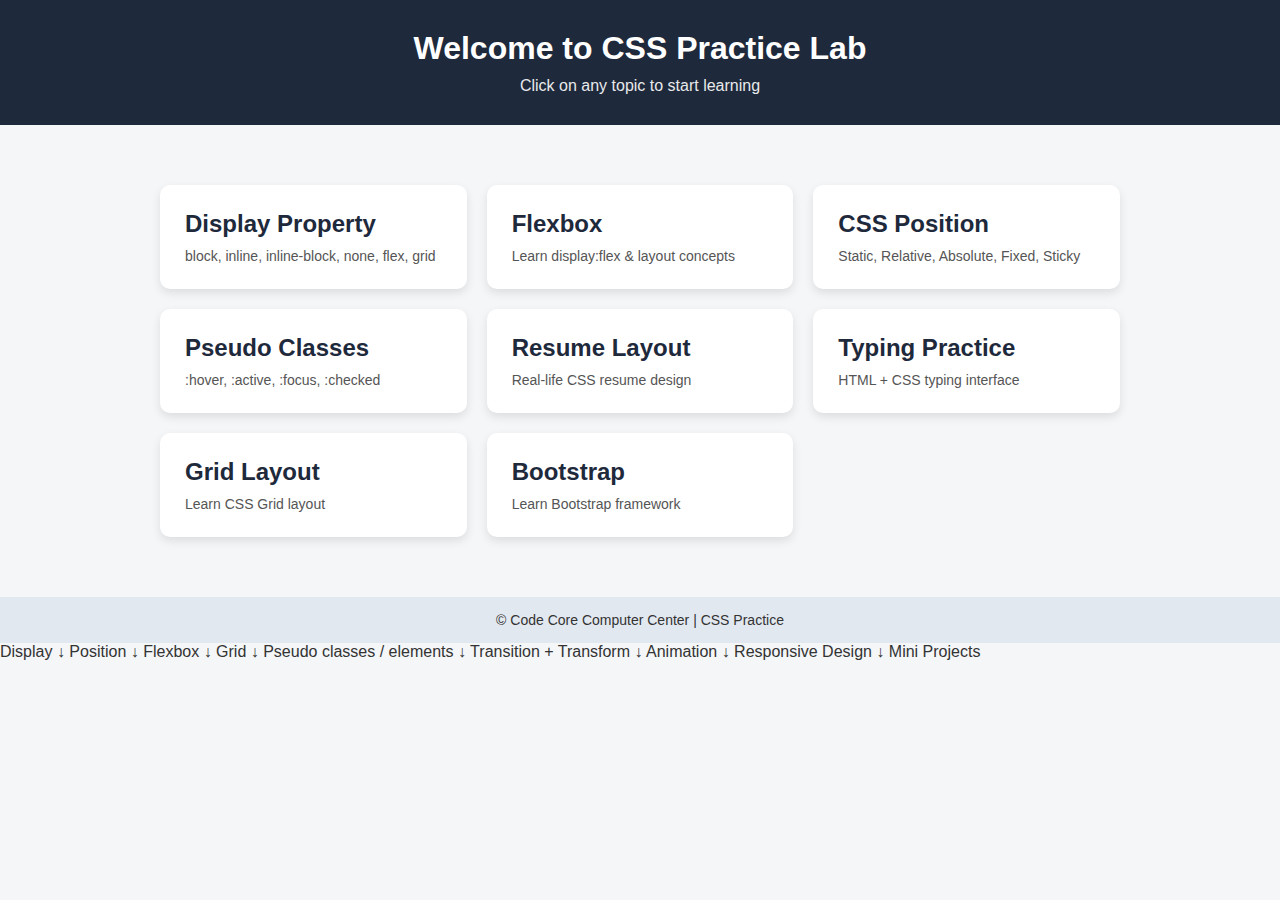
<file: index.html>
<!DOCTYPE html>
<html lang="en">

<head>
    <meta charset="UTF-8">
    <title>CSS Practice Projects</title>
    <link rel="stylesheet" href="style.css">
</head>

<body>

    <header class="header">
        <h1>Welcome to CSS Practice Lab</h1>
        <p>Click on any topic to start learning</p>
    </header>

    <main class="container">

        <a href="Display-property/display.html" class="card">
            <h2>Display Property</h2>
            <p>block, inline, inline-block, none, flex, grid</p>
        </a>

        <a href="Display-property/flex.html" class="card">
            <h2>Flexbox</h2>
            <p>Learn display:flex & layout concepts</p>
        </a>

        <a href="Display-property/position_demo.html" class="card">
            <h2>CSS Position</h2>
            <p>Static, Relative, Absolute, Fixed, Sticky</p>
        </a>

        <a href="Display-property/pseudo_class.html" class="card">
            <h2>Pseudo Classes</h2>
            <p>:hover, :active, :focus, :checked</p>
        </a>

        <a href="Display-property/resume.html" class="card">
            <h2>Resume Layout</h2>
            <p>Real-life CSS resume design</p>
        </a>

        <a href="Display-property/typing.html" class="card">
            <h2>Typing Practice</h2>
            <p>HTML + CSS typing interface</p>
        </a>

        <a href="Display-property/grid.html" class="card">
            <h2>Grid Layout</h2>
            <p>Learn CSS Grid layout</p>
        </a>

        <a href="Bootstrap/first_example.html" class="card">
            <h2>Bootstrap</h2>
            <p>Learn Bootstrap framework</p>
        </a>

    </main>

    <footer class="footer">
        <p>© Code Core Computer Center | CSS Practice</p>
    </footer>


    Display
    ↓
    Position
    ↓
    Flexbox
    ↓
    Grid
    ↓
    Pseudo classes / elements
    ↓
    Transition + Transform
    ↓
    Animation
    ↓
    Responsive Design
    ↓
    Mini Projects

</body>

</html>
</file>
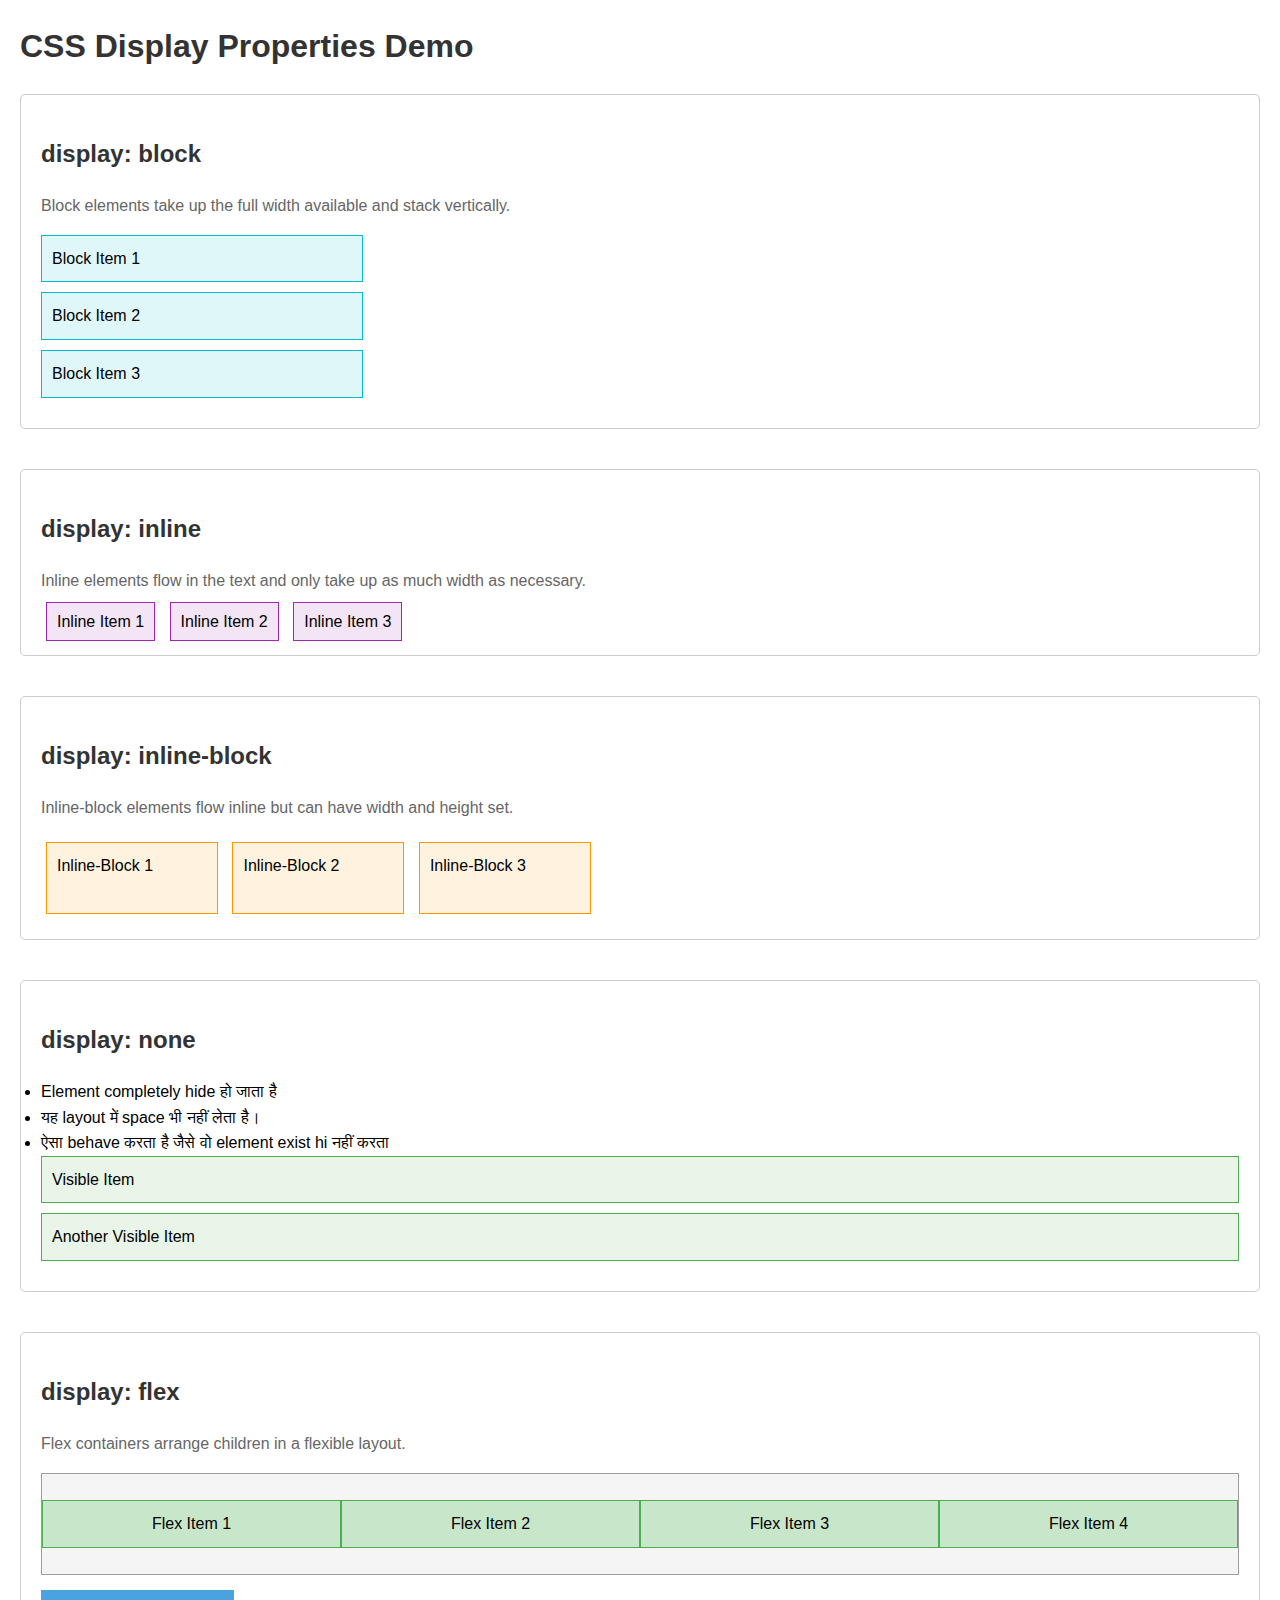
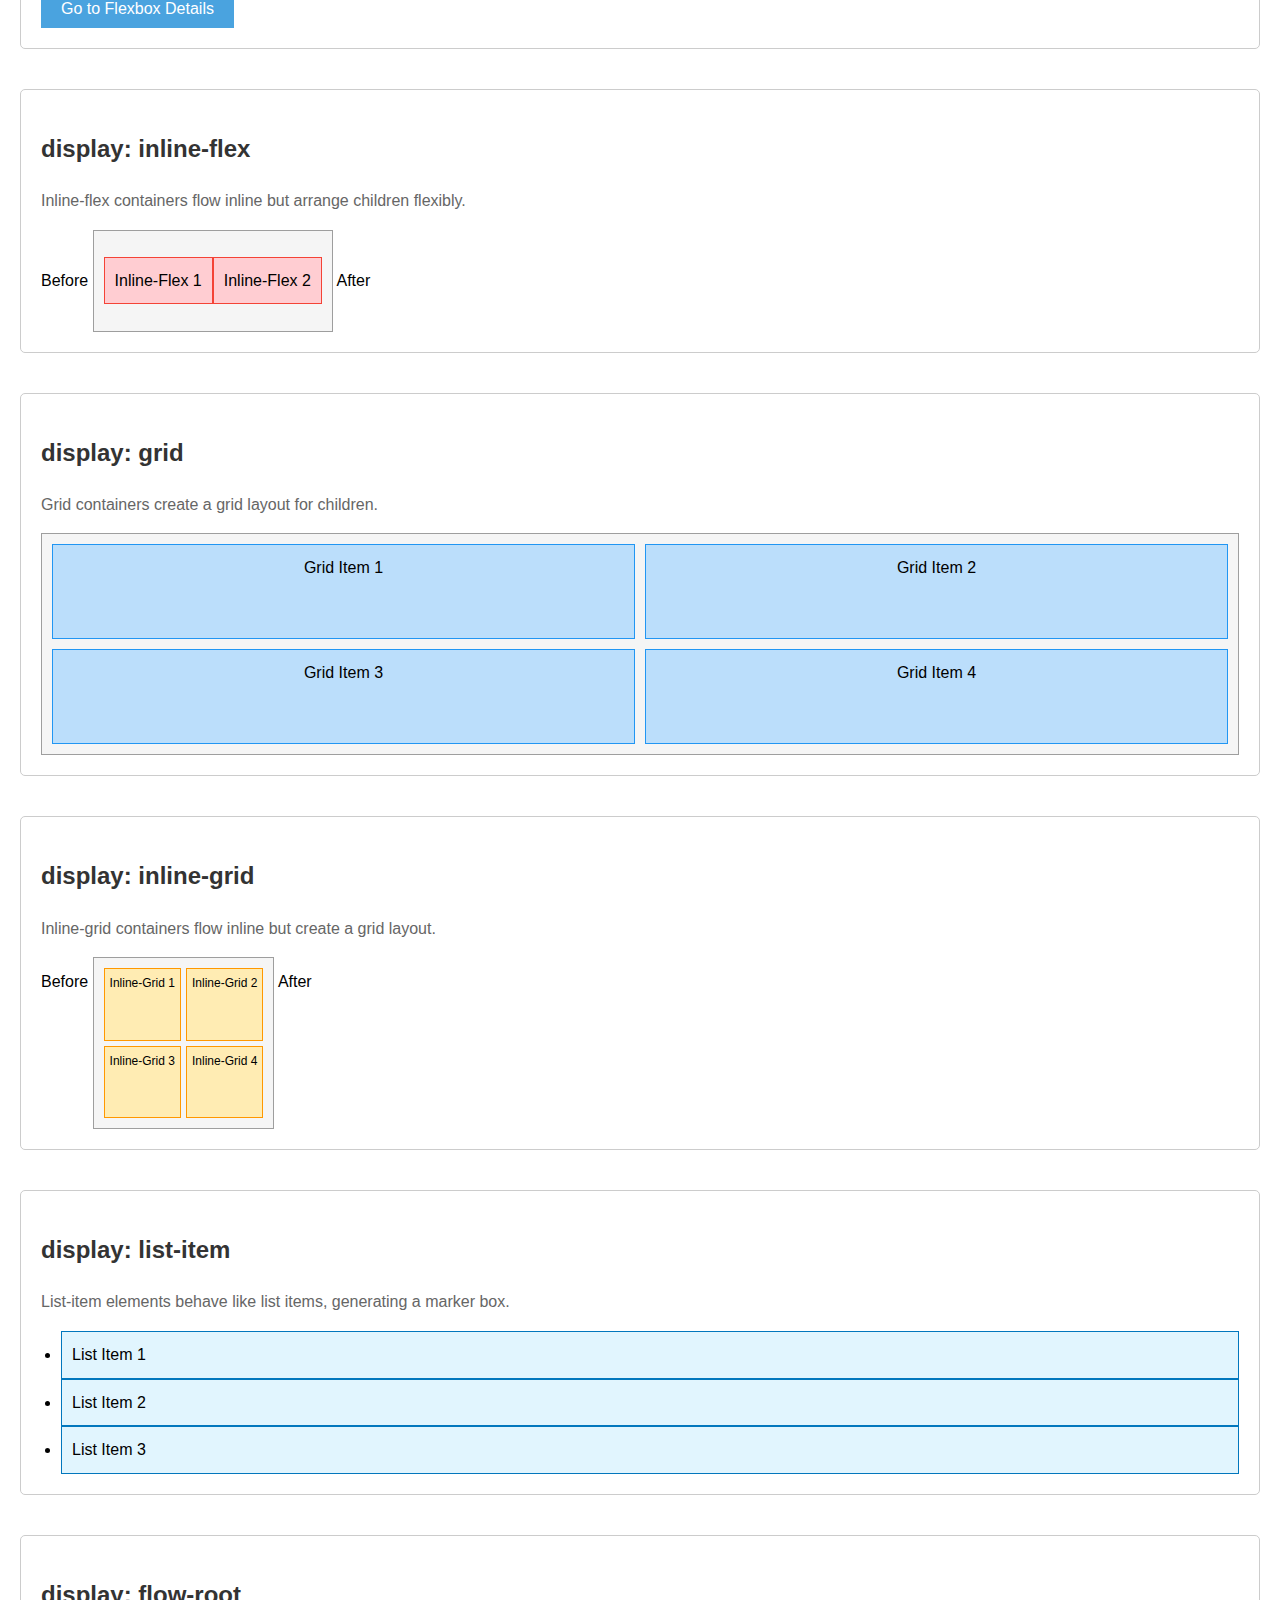
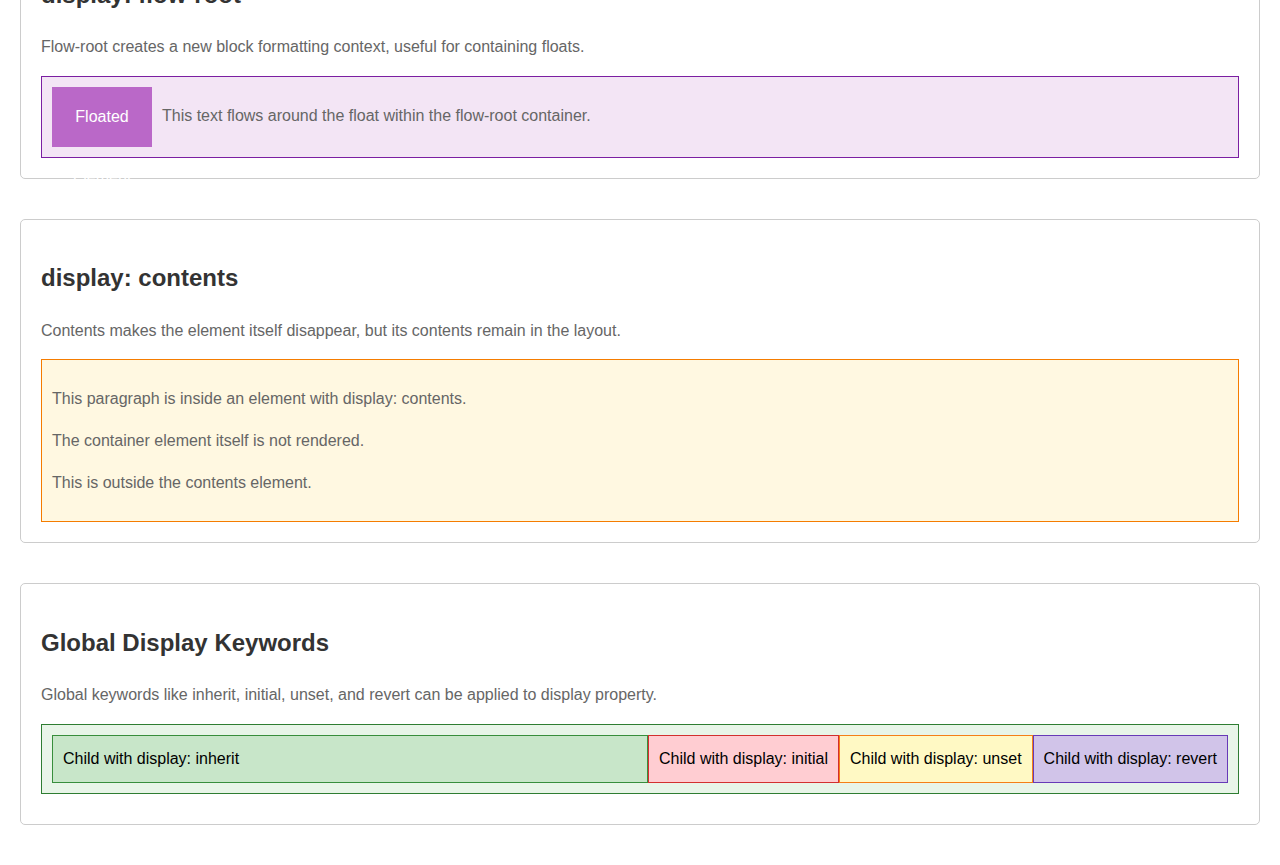
<file: Display Property/index.html>
<!DOCTYPE html>
<html lang="en">
<head>
    <meta charset="UTF-8">
    <meta name="viewport" content="width=device-width, initial-scale=1.0">
    <title>CSS Display Properties</title>
    <link rel="stylesheet" href="style.css">
</head>
<body>
    <h1>CSS Display Properties Demo</h1>

    <!-- Display Block -->
    <section>
        <h2>display: block</h2>
        <p>Block elements take up the full width available and stack vertically.</p>
        <div class="block-container">
            <div class="block-item">Block Item 1</div>
            <div class="block-item">Block Item 2</div>
            <div class="block-item">Block Item 3</div>
        </div>
    </section>

    <!-- Display Inline -->
    <section>
        <h2>display: inline</h2>
        <p>Inline elements flow in the text and only take up as much width as necessary.</p>
        <div class="inline-container">
            <span class="inline-item">Inline Item 1</span>
            <span class="inline-item">Inline Item 2</span>
            <span class="inline-item">Inline Item 3</span>
        </div>
    </section>

    <!-- Display Inline-Block -->
    <section>
        <h2>display: inline-block</h2>
        <p>Inline-block elements flow inline but can have width and height set.</p>
        <div class="inline-block-container">
            <div class="inline-block-item">Inline-Block 1</div>
            <div class="inline-block-item">Inline-Block 2</div>
            <div class="inline-block-item">Inline-Block 3</div>
        </div>
    </section>

    <!-- Display None -->
    <section>
        <h2>display: none</h2>
        <li> 
            Element completely hide हो जाता है 
        </li>
        <li>
            यह layout में space भी नहीं लेता है।
        </li>
        <li>
            ऐसा behave करता है जैसे वो element exist hi नहीं करता
        </li>
        <div class="none-container">
            <div class="visible-item">Visible Item</div>
            <div class="hidden-item">This is hidden</div>
            <div class="visible-item">Another Visible Item</div>
        </div>
    </section> 

    <!-- Display Flex -->
    <section>
        <h2>display: flex</h2>
        <p>Flex containers arrange children in a flexible layout.</p>
        <div class="flex-container">
            <div class="flex-item">Flex Item 1</div>
            <div class="flex-item">Flex Item 2</div>
            <div class="flex-item">Flex Item 3</div>
            <div class="flex-item">Flex Item 4</div>
        </div>

        <!-- Navigation Button -->
        <a href="flex.html" class="btn-link">
            <button class="nav-btn">Go to Flexbox Details</button>
        </a>

    </section>

    <!-- Display Inline-Flex -->
    <section>
        <h2>display: inline-flex</h2>
        <p>Inline-flex containers flow inline but arrange children flexibly.</p>
        <div class="inline-flex-demo">
            <span>Before</span>
            <div class="inline-flex-container">
                <div class="inline-flex-item">Inline-Flex 1</div>
                <div class="inline-flex-item">Inline-Flex 2</div>
            </div>
            <span>After</span>
        </div>
    </section>

    <!-- Display Grid -->
    <section>
        <h2>display: grid</h2>
        <p>Grid containers create a grid layout for children.</p>
        <div class="grid-container">
            <div class="grid-item">Grid Item 1</div>
            <div class="grid-item">Grid Item 2</div>
            <div class="grid-item">Grid Item 3</div>
            <div class="grid-item">Grid Item 4</div>
        </div>
    </section>

    <!-- Display Inline-Grid -->
    <section>
        <h2>display: inline-grid</h2>
        <p>Inline-grid containers flow inline but create a grid layout.</p>
        <div class="inline-grid-demo">
            <span>Before</span>
            <div class="inline-grid-container">
                <div class="inline-grid-item">Inline-Grid 1</div>
                <div class="inline-grid-item">Inline-Grid 2</div>
                <div class="inline-grid-item">Inline-Grid 3</div>
                <div class="inline-grid-item">Inline-Grid 4</div>
            </div>
            <span>After</span>
        </div>
    </section>

    <!-- Display List-Item -->
    <section>
        <h2>display: list-item</h2>
        <p>List-item elements behave like list items, generating a marker box.</p>
        <div class="list-item-container">
            <div class="list-item">List Item 1</div>
            <div class="list-item">List Item 2</div>
            <div class="list-item">List Item 3</div>
        </div>
    </section>

    <!-- Display Flow-Root -->
    <section>
        <h2>display: flow-root</h2>
        <p>Flow-root creates a new block formatting context, useful for containing floats.</p>
        <div class="flow-root-container">
            <div class="float-element">Floated Element</div>
            <p>This text flows around the float within the flow-root container.</p>
        </div>
    </section>

    <!-- Display Contents -->
    <section>
        <h2>display: contents</h2>
        <p>Contents makes the element itself disappear, but its contents remain in the layout.</p>
        <div class="contents-container">
            <div class="contents-element">
                <p>This paragraph is inside an element with display: contents.</p>
                <p>The container element itself is not rendered.</p>
            </div>
            <p>This is outside the contents element.</p>
        </div>
    </section>

    <!-- Global Display Keywords -->
    <section>
        <h2>Global Display Keywords</h2>
        <p>Global keywords like inherit, initial, unset, and revert can be applied to display property.</p>
        <div class="global-demo">
            <div class="parent-with-display">
                <div class="inherit-child">Child with display: inherit</div>
                <div class="initial-child">Child with display: initial</div>
                <div class="unset-child">Child with display: unset</div>
                <div class="revert-child">Child with display: revert</div>
            </div>
        </div>
    </section>

</body>
</html>
</file>
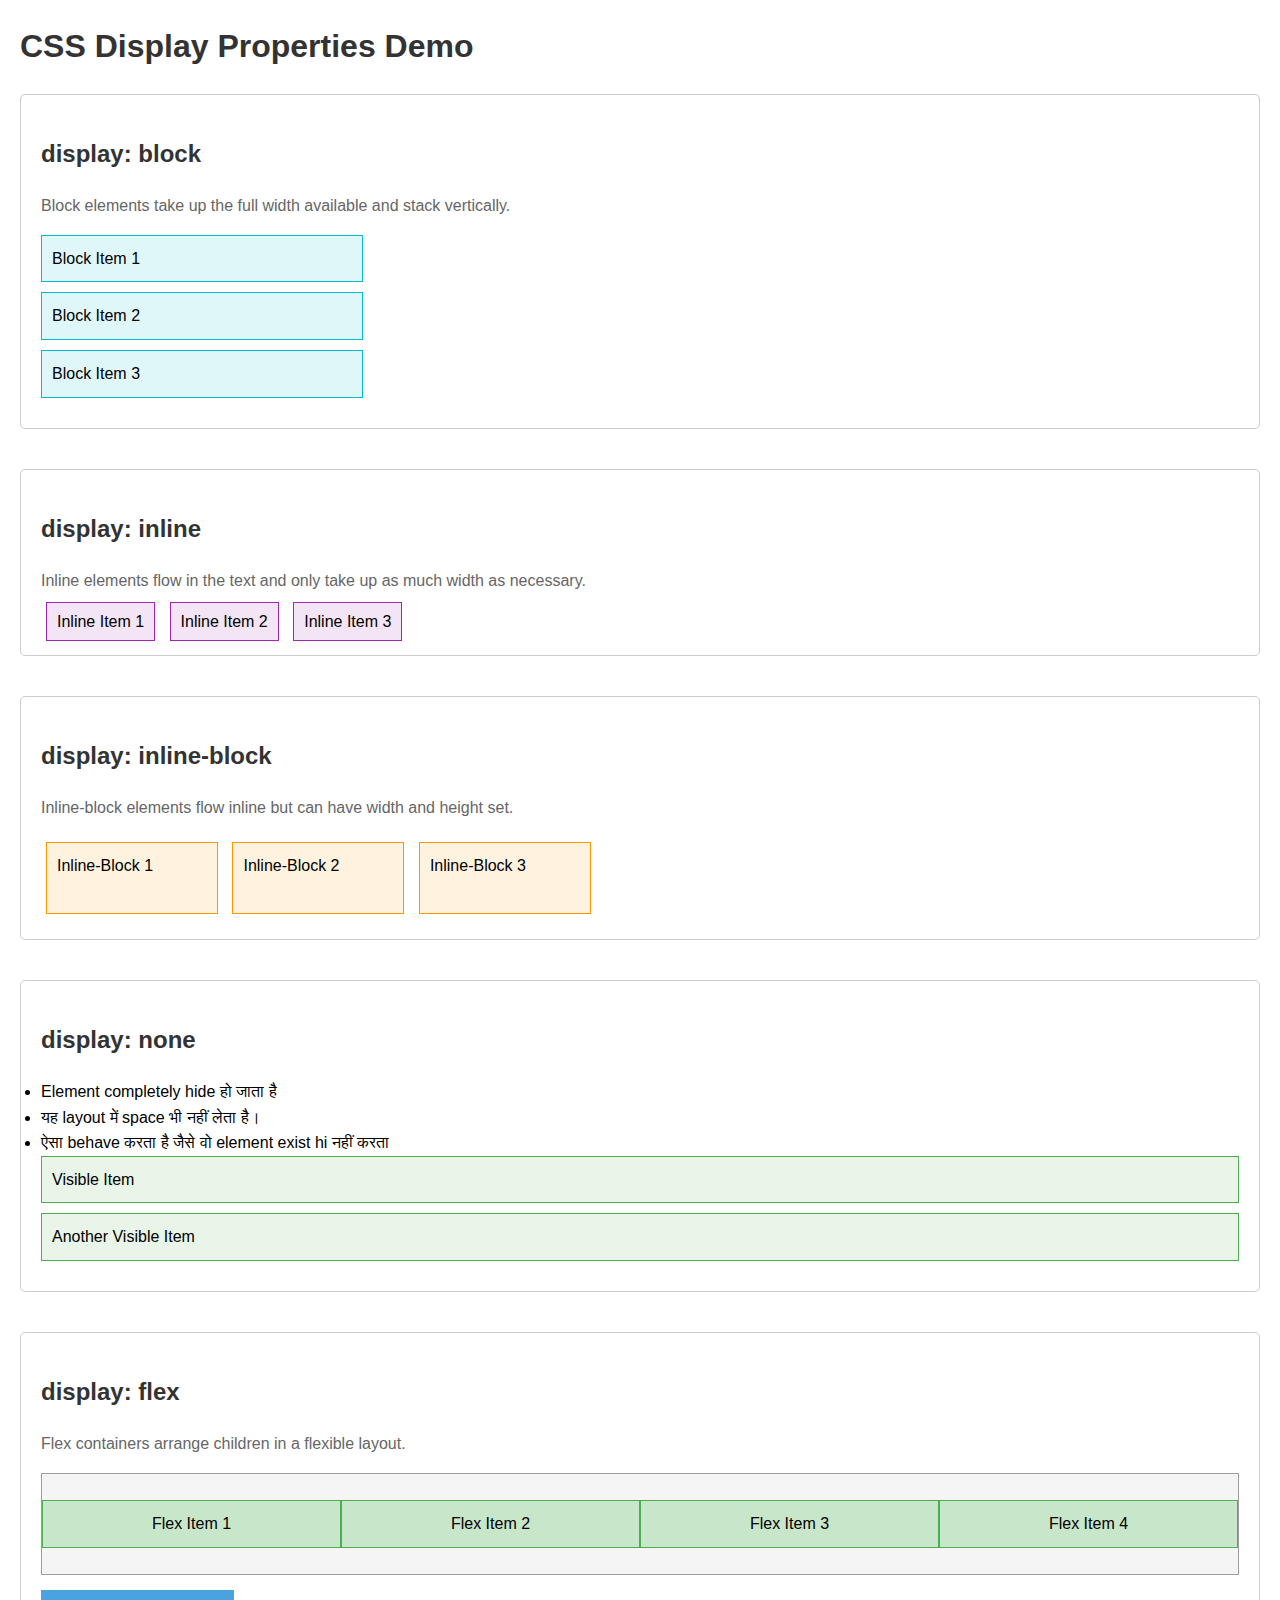
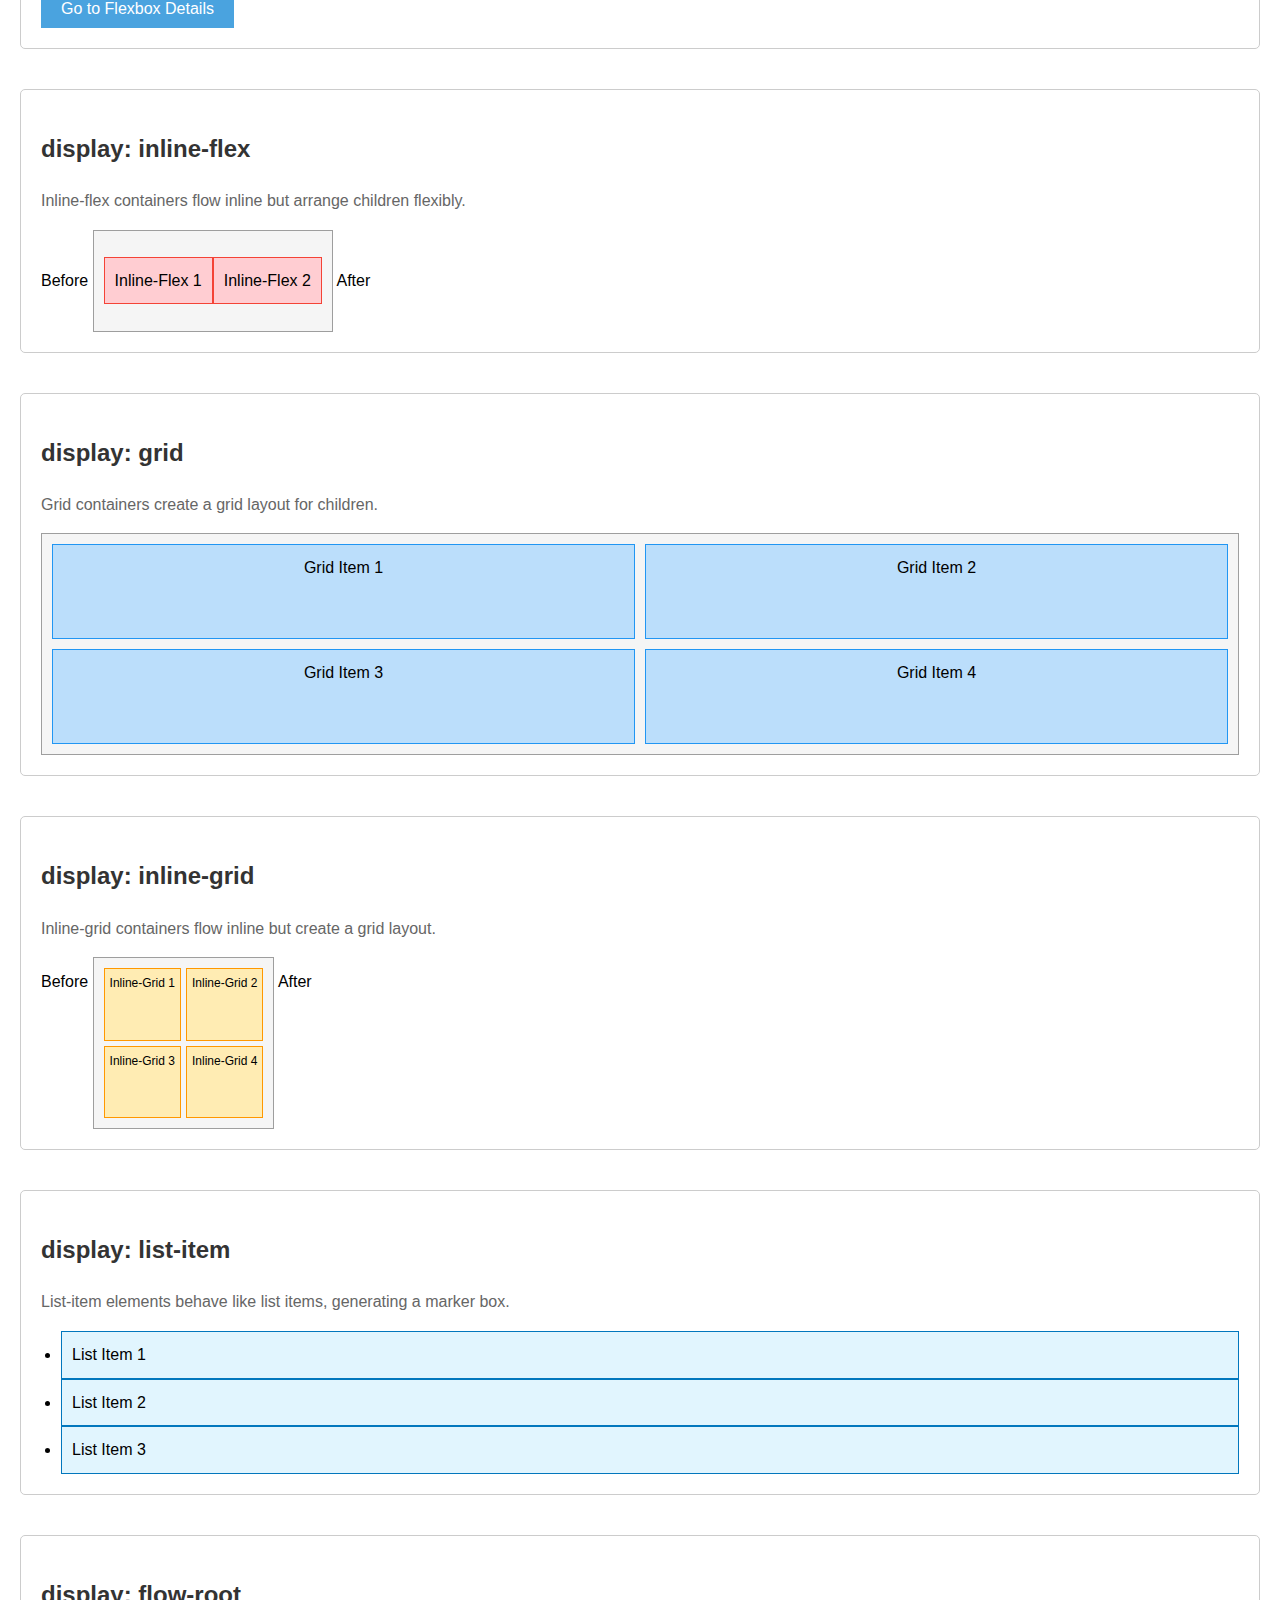
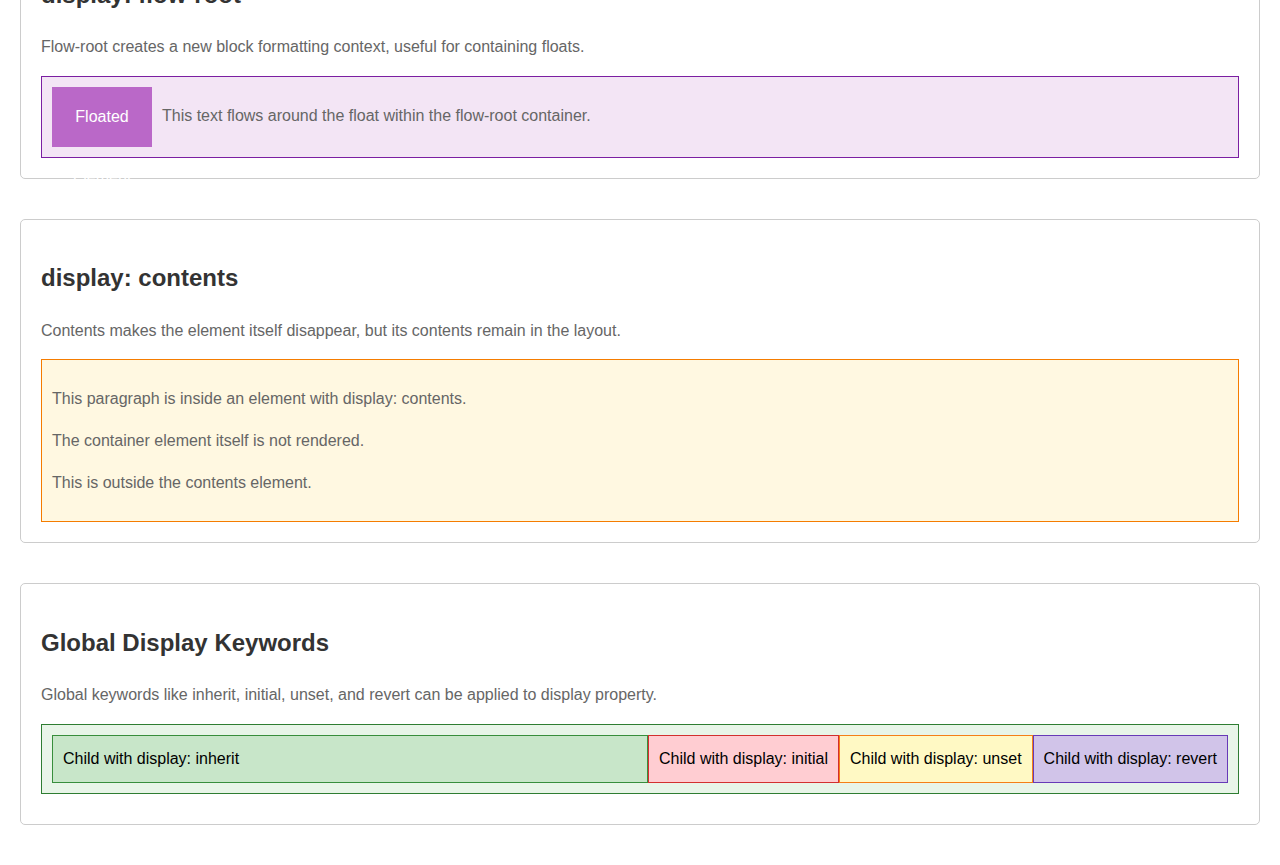
<file: Display-property/index.html>
<!DOCTYPE html>
<html lang="en">

<head>
    <meta charset="UTF-8">
    <meta name="viewport" content="width=device-width, initial-scale=1.0">
    <title>CSS Display Properties</title>
    <link rel="stylesheet" href="style.css">
</head>

<body>
    <h1>CSS Display Properties Demo</h1>

    <!-- Display Block -->
    <section>
        <h2>display: block</h2>
        <p>Block elements take up the full width available and stack vertically.</p>
        <div class="block-container">
            <div class="block-item">Block Item 1</div>
            <div class="block-item">Block Item 2</div>
            <div class="block-item">Block Item 3</div>
        </div>
    </section>

    <!-- Display Inline -->
    <section>
        <h2>display: inline</h2>
        <p>Inline elements flow in the text and only take up as much width as necessary.</p>
        <div class="inline-container">
            <span class="inline-item">Inline Item 1</span>
            <span class="inline-item">Inline Item 2</span>
            <span class="inline-item">Inline Item 3</span>
        </div>
    </section>

    <!-- Display Inline-Block -->
    <section>
        <h2>display: inline-block</h2>
        <p>Inline-block elements flow inline but can have width and height set.</p>
        <div class="inline-block-container">
            <div class="inline-block-item">Inline-Block 1</div>
            <div class="inline-block-item">Inline-Block 2</div>
            <div class="inline-block-item">Inline-Block 3</div>
        </div>
    </section>

    <!-- Display None -->
    <section>
        <h2>display: none</h2>
        <li>
            Element completely hide हो जाता है
        </li>
        <li>
            यह layout में space भी नहीं लेता है।
        </li>
        <li>
            ऐसा behave करता है जैसे वो element exist hi नहीं करता
        </li>
        <div class="none-container">
            <div class="visible-item">Visible Item</div>
            <div class="hidden-item">This is hidden</div>
            <div class="visible-item">Another Visible Item</div>
        </div>
    </section>

    <!-- Display Flex -->
    <section>
        <h2>display: flex</h2>
        <p>Flex containers arrange children in a flexible layout.</p>
        <div class="flex-container">
            <div class="flex-item">Flex Item 1</div>
            <div class="flex-item">Flex Item 2</div>
            <div class="flex-item">Flex Item 3</div>
            <div class="flex-item">Flex Item 4</div>
        </div>

        <!-- Navigation Button -->
        <a href="flex.html" target="_blank" class="btn-link">
            <button class="nav-btn">Go to Flexbox Details</button>
        </a>

    </section>

    <!-- Display Inline-Flex -->
    <section>
        <h2>display: inline-flex</h2>
        <p>Inline-flex containers flow inline but arrange children flexibly.</p>
        <div class="inline-flex-demo">
            <span>Before</span>
            <div class="inline-flex-container">
                <div class="inline-flex-item">Inline-Flex 1</div>
                <div class="inline-flex-item">Inline-Flex 2</div>
            </div>
            <span>After</span>
        </div>
    </section>

    <!-- Display Grid -->
    <section>
        <h2>display: grid</h2>
        <p>Grid containers create a grid layout for children.</p>
        <div class="grid-container">
            <div class="grid-item">Grid Item 1</div>
            <div class="grid-item">Grid Item 2</div>
            <div class="grid-item">Grid Item 3</div>
            <div class="grid-item">Grid Item 4</div>
        </div>
    </section>

    <!-- Display Inline-Grid -->
    <section>
        <h2>display: inline-grid</h2>
        <p>Inline-grid containers flow inline but create a grid layout.</p>
        <div class="inline-grid-demo">
            <span>Before</span>
            <div class="inline-grid-container">
                <div class="inline-grid-item">Inline-Grid 1</div>
                <div class="inline-grid-item">Inline-Grid 2</div>
                <div class="inline-grid-item">Inline-Grid 3</div>
                <div class="inline-grid-item">Inline-Grid 4</div>
            </div>
            <span>After</span>
        </div>
    </section>

    <!-- Display List-Item -->
    <section>
        <h2>display: list-item</h2>
        <p>List-item elements behave like list items, generating a marker box.</p>
        <div class="list-item-container">
            <div class="list-item">List Item 1</div>
            <div class="list-item">List Item 2</div>
            <div class="list-item">List Item 3</div>
        </div>
    </section>

    <!-- Display Flow-Root -->
    <section>
        <h2>display: flow-root</h2>
        <p>Flow-root creates a new block formatting context, useful for containing floats.</p>
        <div class="flow-root-container">
            <div class="float-element">Floated Element</div>
            <p>This text flows around the float within the flow-root container.</p>
        </div>
    </section>

    <!-- Display Contents -->
    <section>
        <h2>display: contents</h2>
        <p>Contents makes the element itself disappear, but its contents remain in the layout.</p>
        <div class="contents-container">
            <div class="contents-element">
                <p>This paragraph is inside an element with display: contents.</p>
                <p>The container element itself is not rendered.</p>
            </div>
            <p>This is outside the contents element.</p>
        </div>
    </section>

    <!-- Global Display Keywords -->
    <section>
        <h2>Global Display Keywords</h2>
        <p>Global keywords like inherit, initial, unset, and revert can be applied to display property.</p>
        <div class="global-demo">
            <div class="parent-with-display">
                <div class="inherit-child">Child with display: inherit</div>
                <div class="initial-child">Child with display: initial</div>
                <div class="unset-child">Child with display: unset</div>
                <div class="revert-child">Child with display: revert</div>
            </div>
        </div>
    </section>


</body>

</html>
</file>
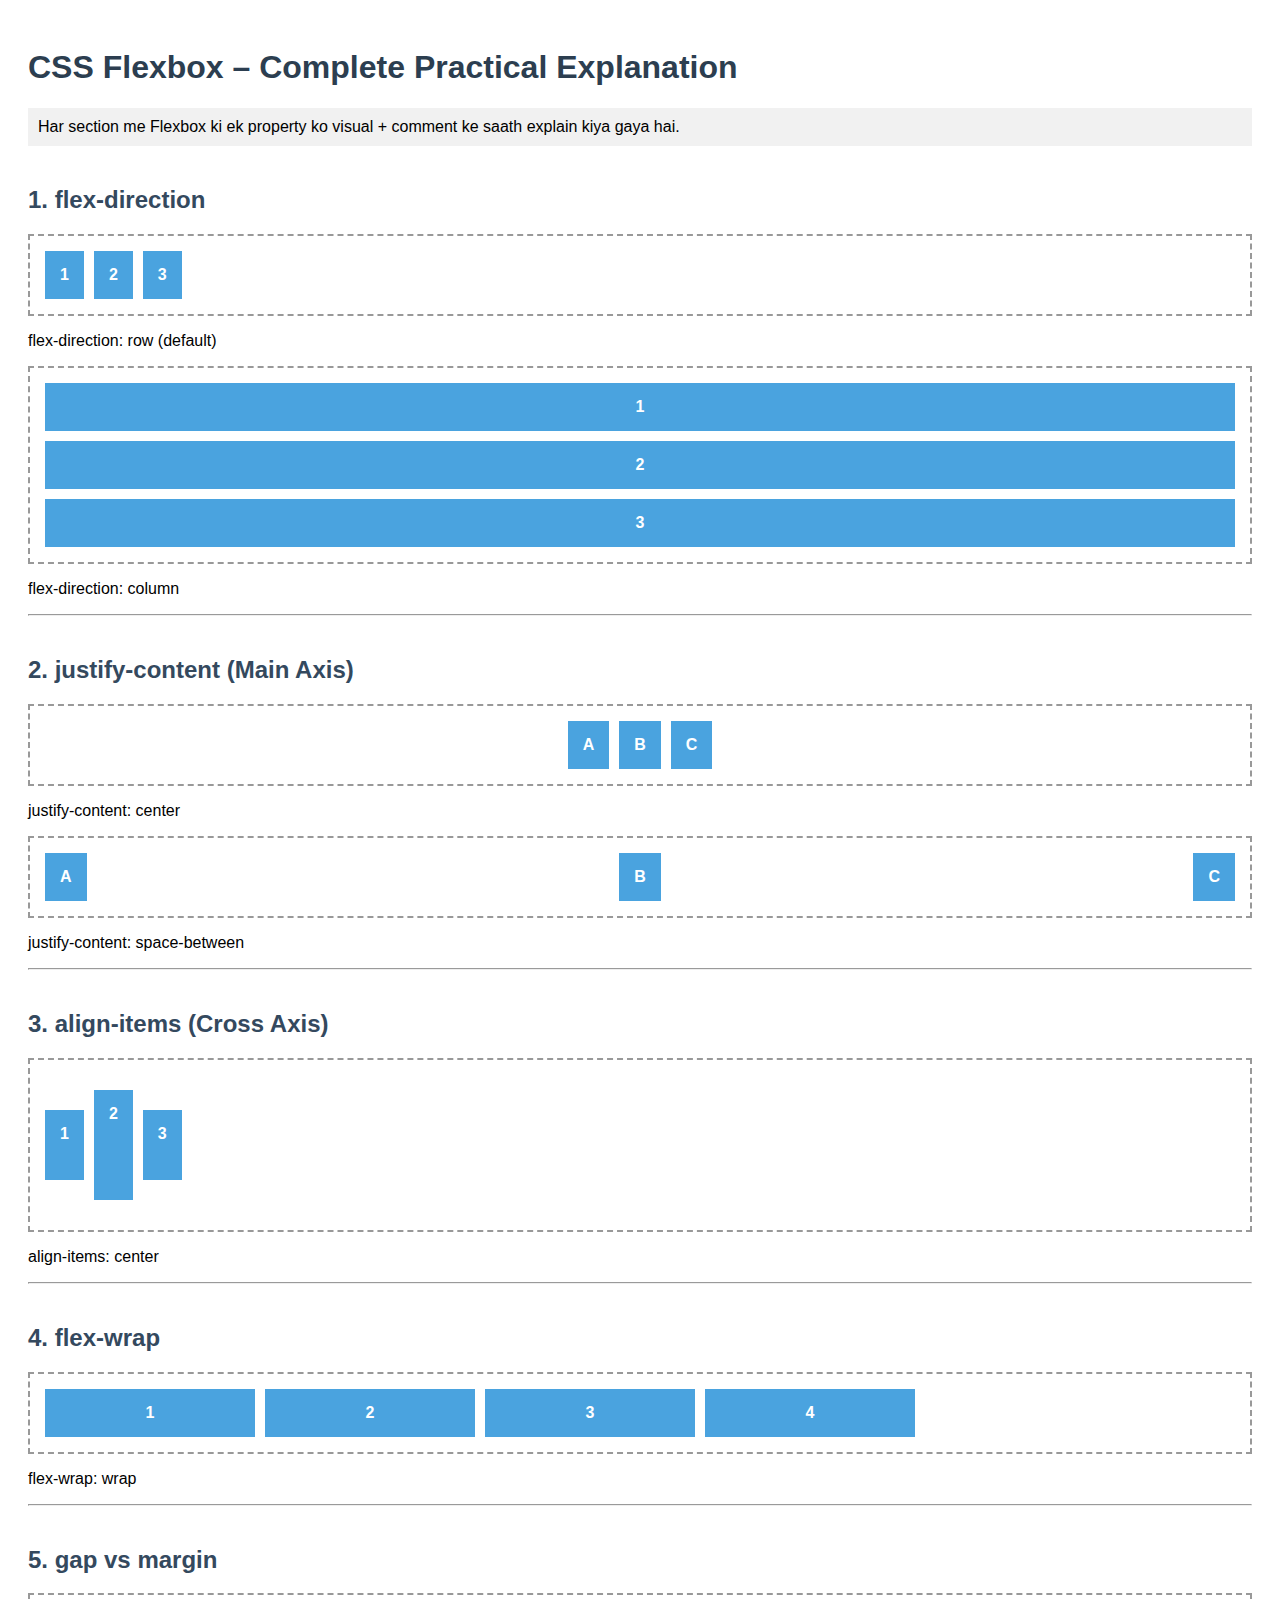
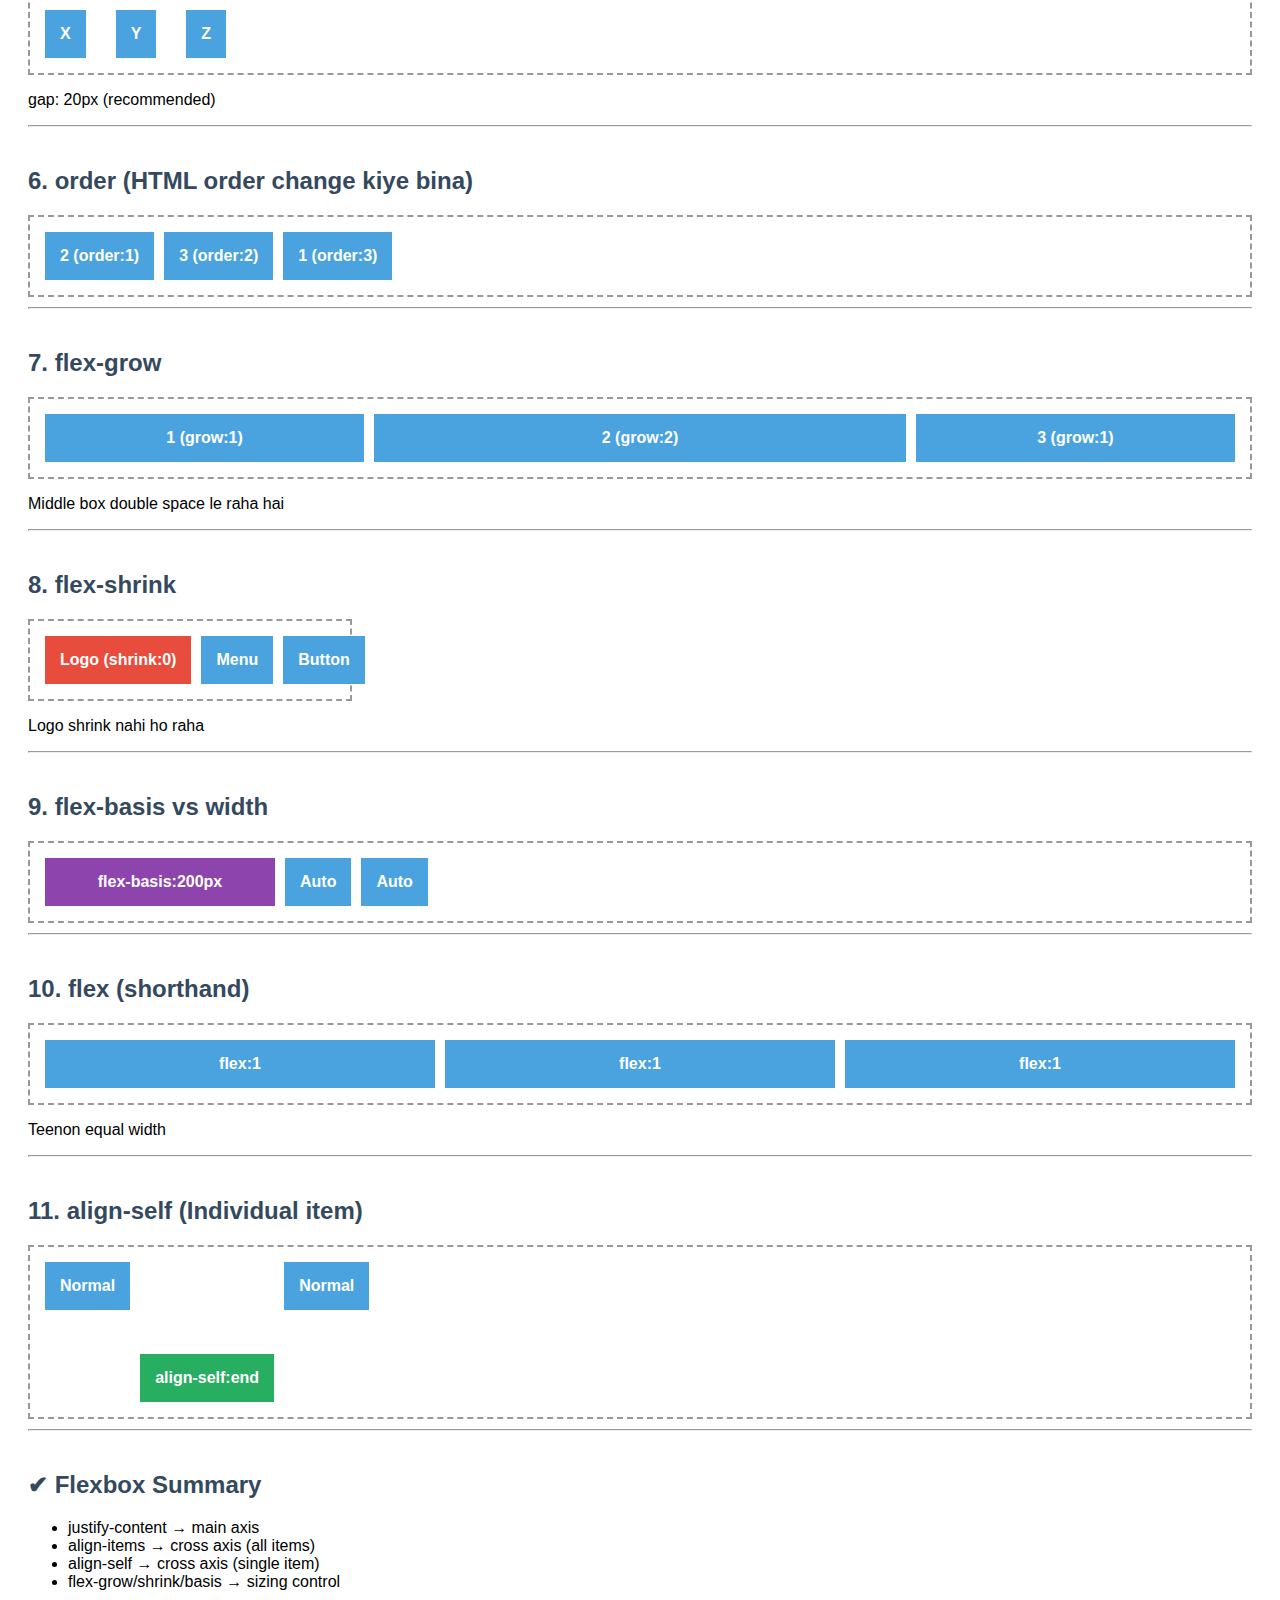
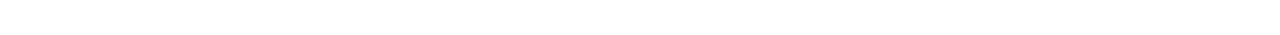
<file: Display Property/flex.html>
<!DOCTYPE html>
<html lang="en">
<head>
  <meta charset="UTF-8">
  <title>CSS Flexbox – Complete Demo</title>
  <link rel="stylesheet" href="flex.css">
</head>
<body>

<h1>CSS Flexbox – Complete Practical Explanation</h1>
<p class="note">
  Har section me Flexbox ki ek property ko visual + comment ke saath explain kiya gaya hai.
</p>

<!-- ================= FLEX DIRECTION ================= -->
<h2>1. flex-direction</h2>
<div class="container row">
  <div class="box">1</div>
  <div class="box">2</div>
  <div class="box">3</div>
</div>
<p>flex-direction: row (default)</p>

<div class="container column">
  <div class="box">1</div>
  <div class="box">2</div>
  <div class="box">3</div>
</div>
<p>flex-direction: column</p>

<hr>

<!-- ================= JUSTIFY CONTENT ================= -->
<h2>2. justify-content (Main Axis)</h2>
<div class="container justify-center">
  <div class="box">A</div>
  <div class="box">B</div>
  <div class="box">C</div>
</div>
<p>justify-content: center</p>

<div class="container justify-between">
  <div class="box">A</div>
  <div class="box">B</div>
  <div class="box">C</div>
</div>
<p>justify-content: space-between</p>

<hr>

<!-- ================= ALIGN ITEMS ================= -->
<h2>3. align-items (Cross Axis)</h2>
<div class="container align-center height">
  <div class="box small">1</div>
  <div class="box big">2</div>
  <div class="box small">3</div>
</div>
<p>align-items: center</p>

<hr>

<!-- ================= FLEX WRAP ================= -->
<h2>4. flex-wrap</h2>
<div class="container wrap">
  <div class="box wide">1</div>
  <div class="box wide">2</div>
  <div class="box wide">3</div>
  <div class="box wide">4</div>
</div>
<p>flex-wrap: wrap</p>

<hr>

<!-- ================= GAP ================= -->
<h2>5. gap vs margin</h2>
<div class="container gap-demo">
  <div class="box">X</div>
  <div class="box">Y</div>
  <div class="box">Z</div>
</div>
<p>gap: 20px (recommended)</p>

<hr>

<!-- ================= ORDER ================= -->
<h2>6. order (HTML order change kiye bina)</h2>
<div class="container">
  <div class="box order3">1 (order:3)</div>
  <div class="box order1">2 (order:1)</div>
  <div class="box order2">3 (order:2)</div>
</div>

<hr>

<!-- ================= FLEX GROW ================= -->
<h2>7. flex-grow</h2>
<div class="container">
  <div class="box grow1">1 (grow:1)</div>
  <div class="box grow2">2 (grow:2)</div>
  <div class="box grow1">3 (grow:1)</div>
</div>
<p>Middle box double space le raha hai</p>

<hr>

<!-- ================= FLEX SHRINK ================= -->
<h2>8. flex-shrink</h2>
<div class="container small-width">
  <div class="box shrink0">Logo (shrink:0)</div>
  <div class="box">Menu</div>
  <div class="box">Button</div>
</div>
<p>Logo shrink nahi ho raha</p>

<hr>

<!-- ================= FLEX BASIS ================= -->
<h2>9. flex-basis vs width</h2>
<div class="container">
  <div class="box basis">flex-basis:200px</div>
  <div class="box">Auto</div>
  <div class="box">Auto</div>
</div>

<hr>

<!-- ================= FLEX SHORTHAND ================= -->
<h2>10. flex (shorthand)</h2>
<div class="container">
  <div class="box flex1">flex:1</div>
  <div class="box flex1">flex:1</div>
  <div class="box flex1">flex:1</div>
</div>
<p>Teenon equal width</p>

<hr>

<!-- ================= ALIGN SELF ================= -->
<h2>11. align-self (Individual item)</h2>
<div class="container height align-start">
  <div class="box">Normal</div>
  <div class="box self-end">align-self:end</div>
  <div class="box">Normal</div>
</div>

<hr>

<h2>✔ Flexbox Summary</h2>
<ul>
  <li>justify-content → main axis</li>
  <li>align-items → cross axis (all items)</li>
  <li>align-self → cross axis (single item)</li>
  <li>flex-grow/shrink/basis → sizing control</li>
</ul>

</body>
</html>
</file>
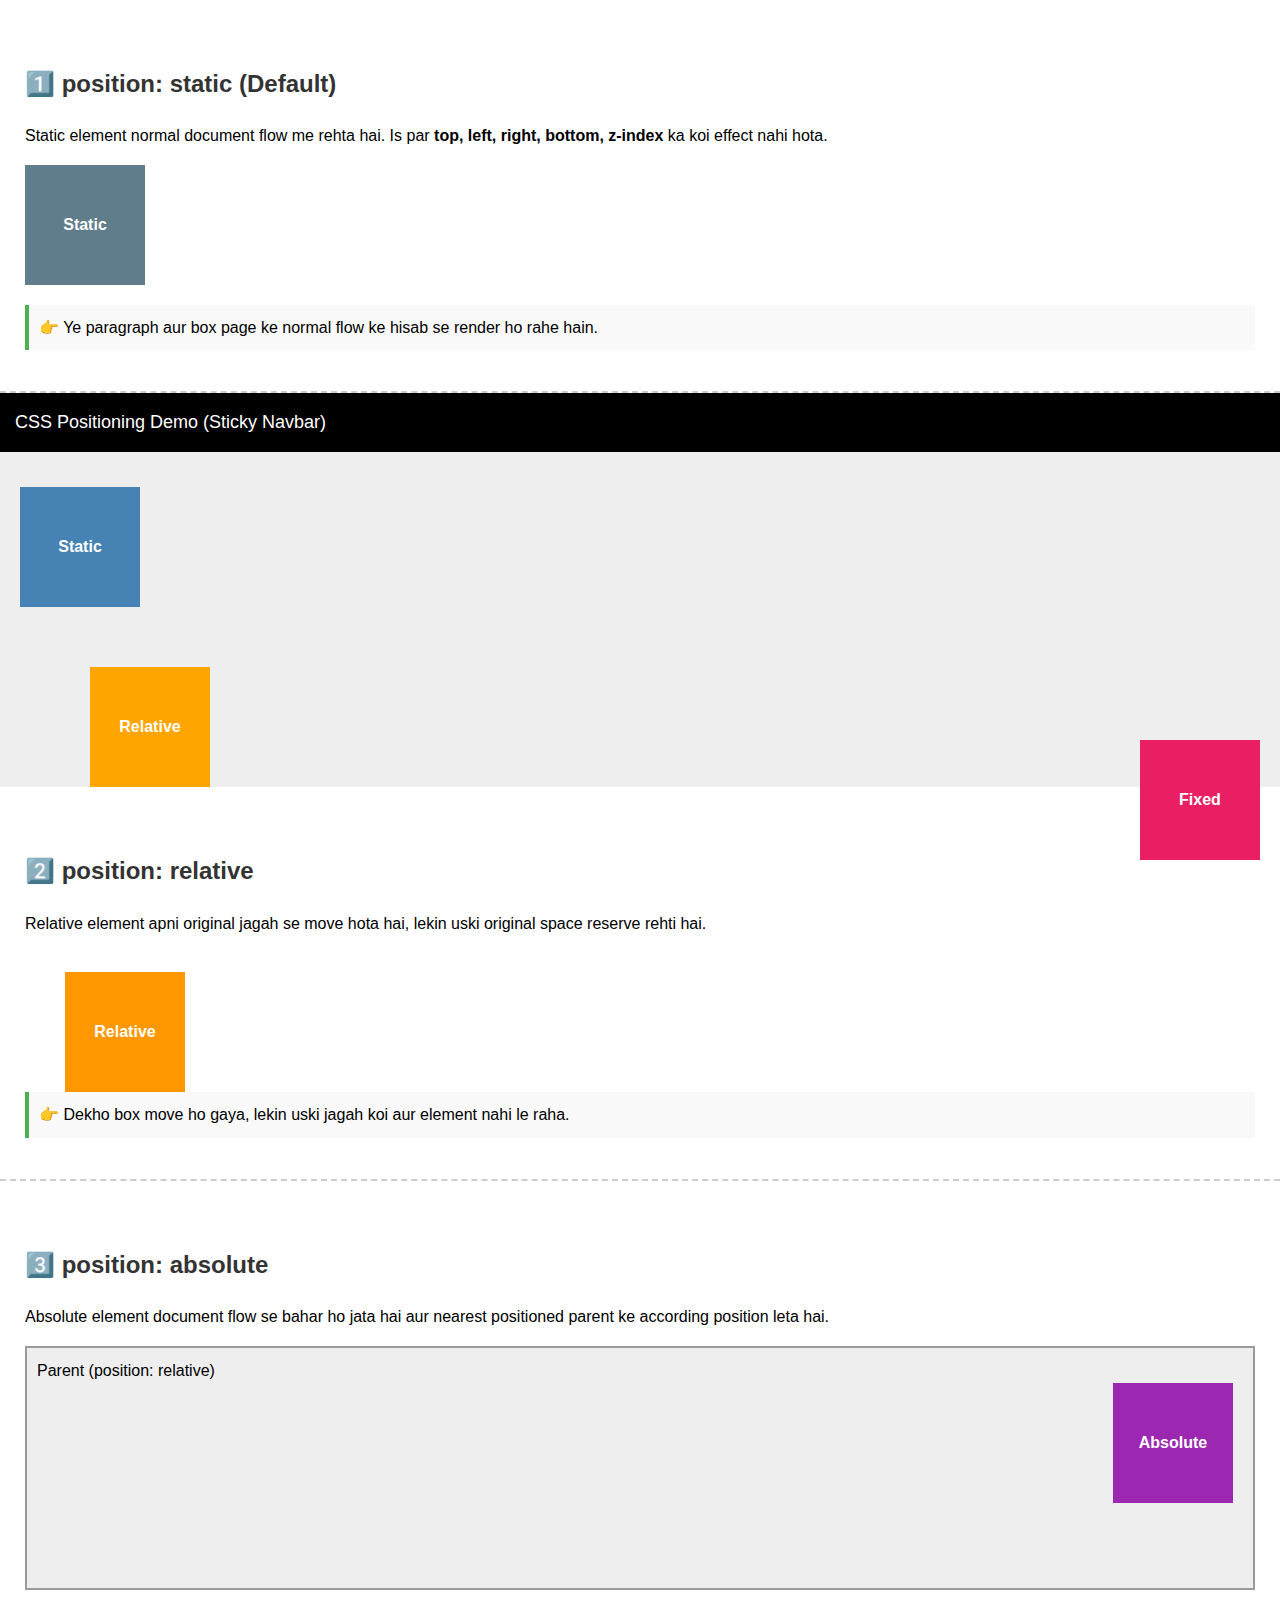
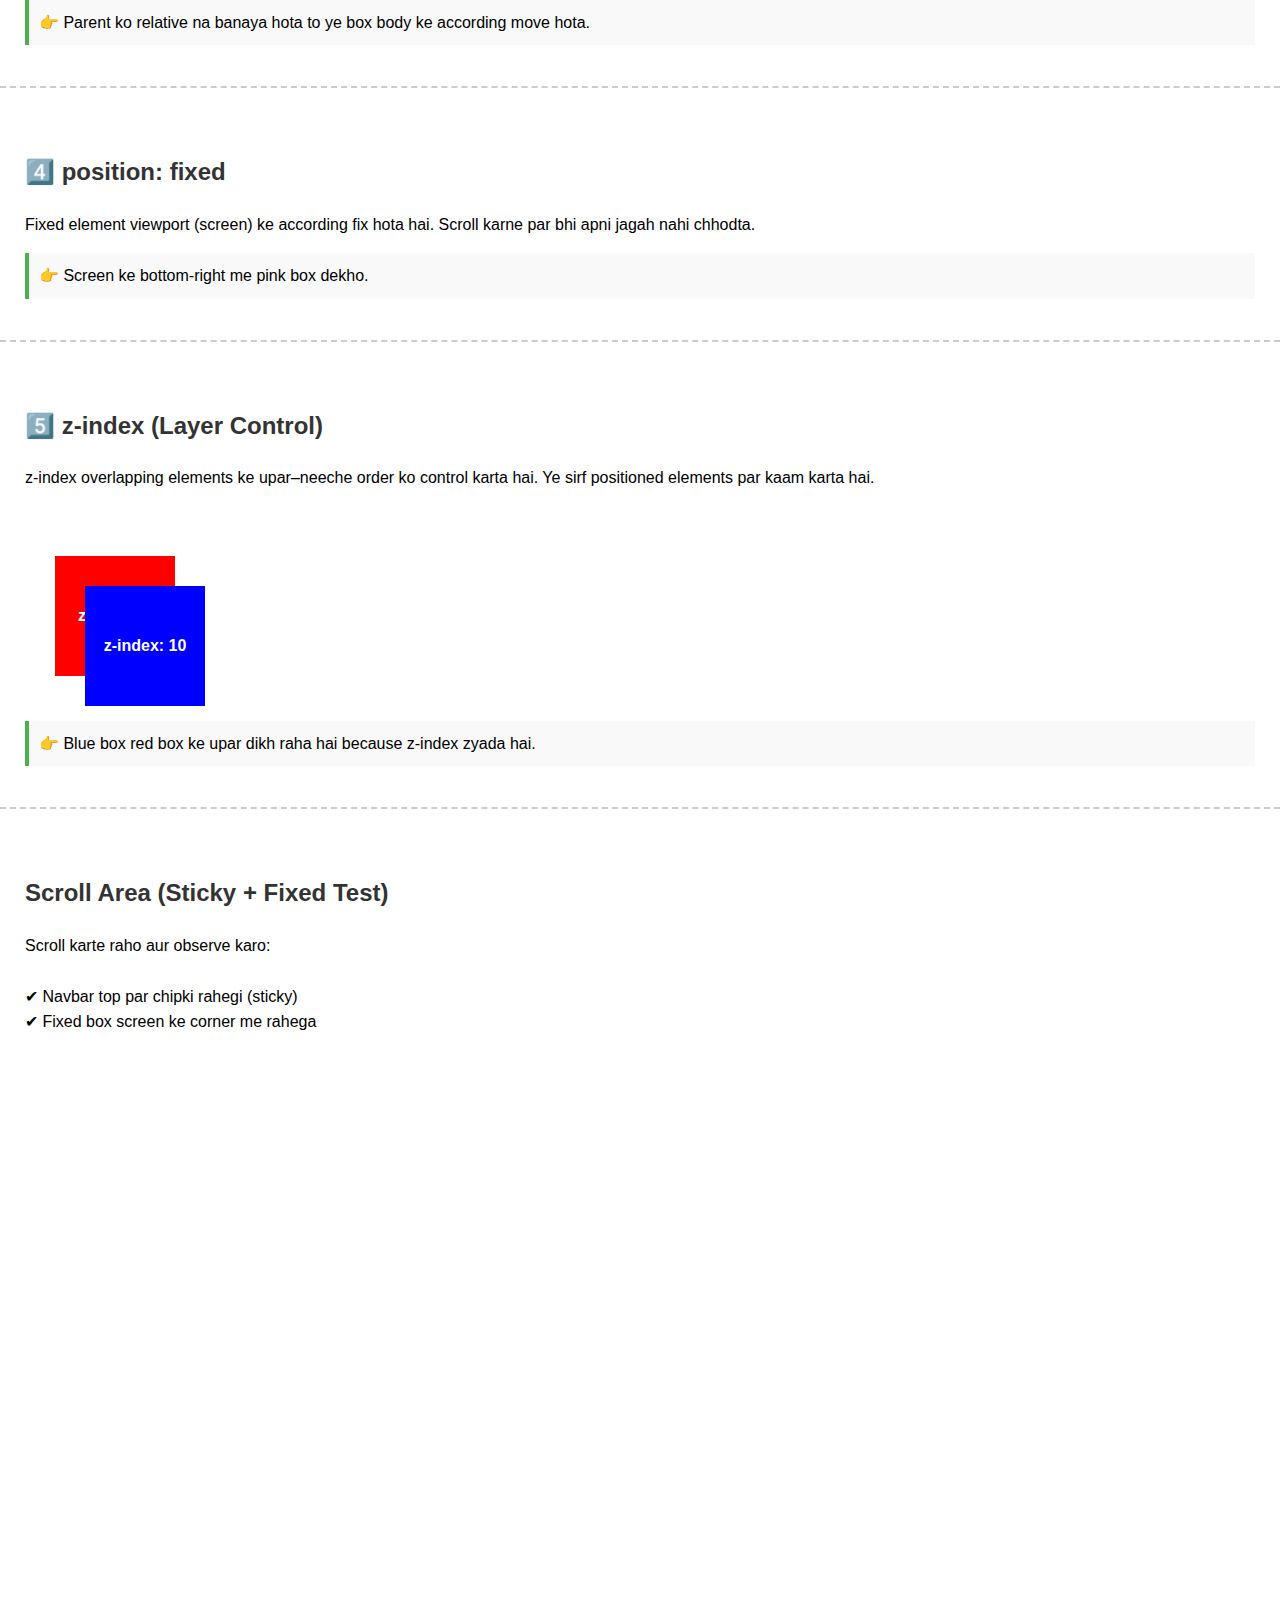
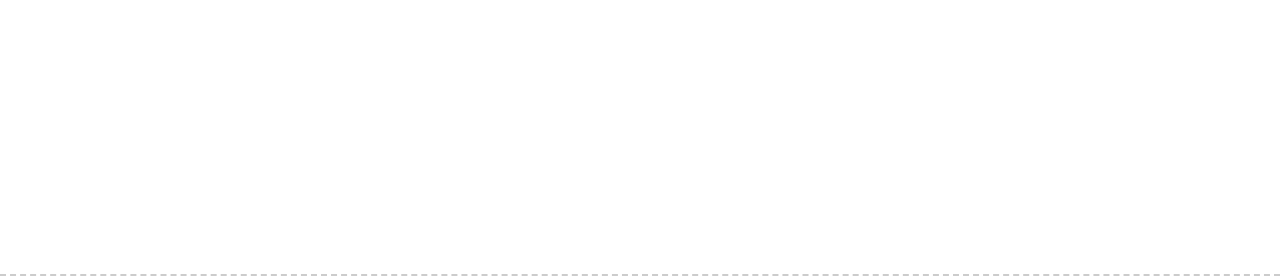
<file: Display Property/position_demo.html>
<!DOCTYPE html>
<html lang="en">

<head>
    <meta charset="UTF-8">
    <title>CSS Positioning – Complete Practical Demo</title>
    <link rel="stylesheet" href="position_demo.css">
</head>

<body>

    <!-- STATIC -->
    <section>
        <h2>1️⃣ position: static (Default)</h2>
        <p>
            Static element normal document flow me rehta hai.
            Is par <b>top, left, right, bottom, z-index</b> ka koi effect nahi hota.
        </p>

        <div class="box static-box">Static</div>

        <p class="note">
            👉 Ye paragraph aur box page ke normal flow ke hisab se render ho rahe hain.
        </p>
    </section>

    <!-- STICKY NAVBAR -->
    <header class="navbar">
        CSS Positioning Demo (Sticky Navbar)
    </header>

    <div class="container">
        <div class="box static">Static</div>
        <div class="box relative">Relative</div>
    </div>

    <!-- RELATIVE -->
    <section>
        <h2>2️⃣ position: relative</h2>
        <p>
            Relative element apni original jagah se move hota hai,
            lekin uski original space reserve rehti hai.
        </p>

        <div class="box relative-box">Relative</div>

        <p class="note">
            👉 Dekho box move ho gaya, lekin uski jagah koi aur element nahi le raha.
        </p>
    </section>

    <!-- ABSOLUTE -->
    <section>
        <h2>3️⃣ position: absolute</h2>
        <p>
            Absolute element document flow se bahar ho jata hai
            aur nearest positioned parent ke according position leta hai.
        </p>

        <div class="parent">
            Parent (position: relative)

            <div class="box absolute-box">
                Absolute
            </div>
        </div>

        <p class="note">
            👉 Parent ko relative na banaya hota to ye box body ke according move hota.
        </p>
    </section>

    <!-- FIXED -->
    <section>
        <h2>4️⃣ position: fixed</h2>
        <p>
            Fixed element viewport (screen) ke according fix hota hai.
            Scroll karne par bhi apni jagah nahi chhodta.
        </p>

        <p class="note">
            👉 Screen ke bottom-right me pink box dekho.
        </p>
    </section>

    <!-- FIXED BUTTON -->
    <div class="box fixed-box">
        Fixed
    </div>

    <!-- Z-INDEX -->
    <section>
        <h2>5️⃣ z-index (Layer Control)</h2>
        <p>
            z-index overlapping elements ke upar–neeche order ko control karta hai.
            Ye sirf positioned elements par kaam karta hai.
        </p>

        <div class="z-container">
            <div class="box z-low">z-index: 1</div>
            <div class="box z-high">z-index: 10</div>
        </div>

        <p class="note">
            👉 Blue box red box ke upar dikh raha hai because z-index zyada hai.
        </p>
    </section>

    <!-- EXTRA CONTENT -->
    <section>
        <h2>Scroll Area (Sticky + Fixed Test)</h2>
        <p class="scroll-area">
            Scroll karte raho aur observe karo:
            <br><br>
            ✔ Navbar top par chipki rahegi (sticky)<br>
            ✔ Fixed box screen ke corner me rahega
        </p>
    </section>

</body>

</html>
</file>
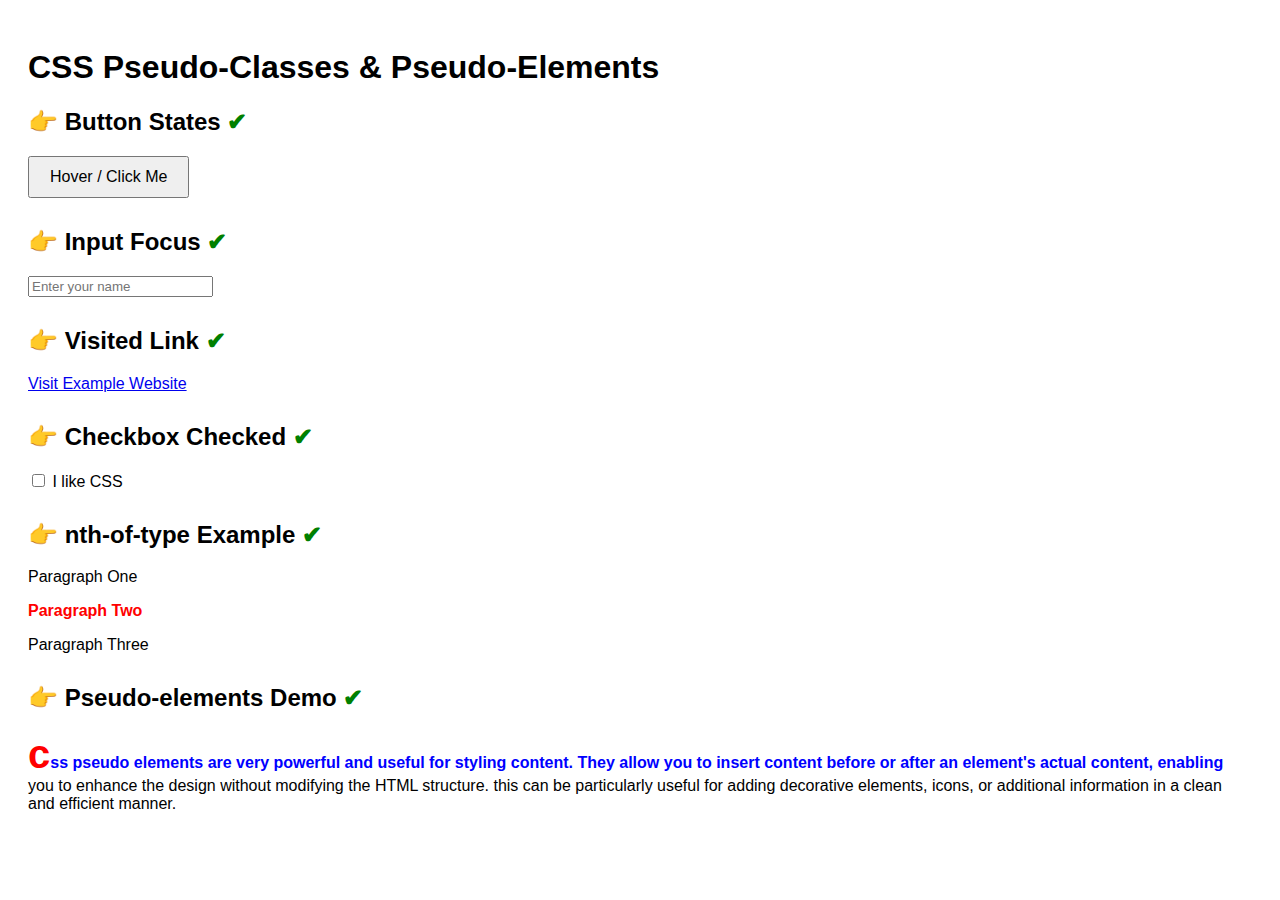
<file: Display Property/pseudo_class.html>
<!DOCTYPE html>
<html lang="en">
<head>
    <meta charset="UTF-8">
    <title>CSS Pseudo Classes & Elements Demo</title>
    <link rel="stylesheet" href="pseudo_class.css">
</head>
<body>

    <h1>CSS Pseudo-Classes & Pseudo-Elements</h1>

    <!-- Hover & Active -->
    <section>
        <h2>Button States</h2>
        <button class="btn">Hover / Click Me</button>
    </section>

    <!-- Focus -->
    <section>
        <h2>Input Focus</h2>
        <input type="text" placeholder="Enter your name">
    </section>

    <!-- Visited -->
    <section>
        <h2>Visited Link</h2>
        <a href="https://example.com" target="_blank">Visit Example Website</a>
    </section>

    <!-- Checked -->
    <section>
        <h2>Checkbox Checked</h2>
        <input type="checkbox" id="course">
        <label for="course">I like CSS</label>
    </section>

    <!-- nth-of-type -->
    <section>
        <h2>nth-of-type Example</h2>
        <p>Paragraph One</p>
        <p>Paragraph Two</p>
        <p>Paragraph Three</p>
    </section>

    <!-- Pseudo-elements -->
    <section>
        <h2>Pseudo-elements Demo</h2>
        <p class="story">
            css pseudo elements are very powerful and useful for styling content. 
            They allow you to insert content before or after an element's actual content, enabling you to enhance the design without modifying the HTML structure. this can be particularly useful for adding decorative elements, icons, or additional information in a clean and efficient manner.
        </p>
    </section>

</body>
</html>
</file>
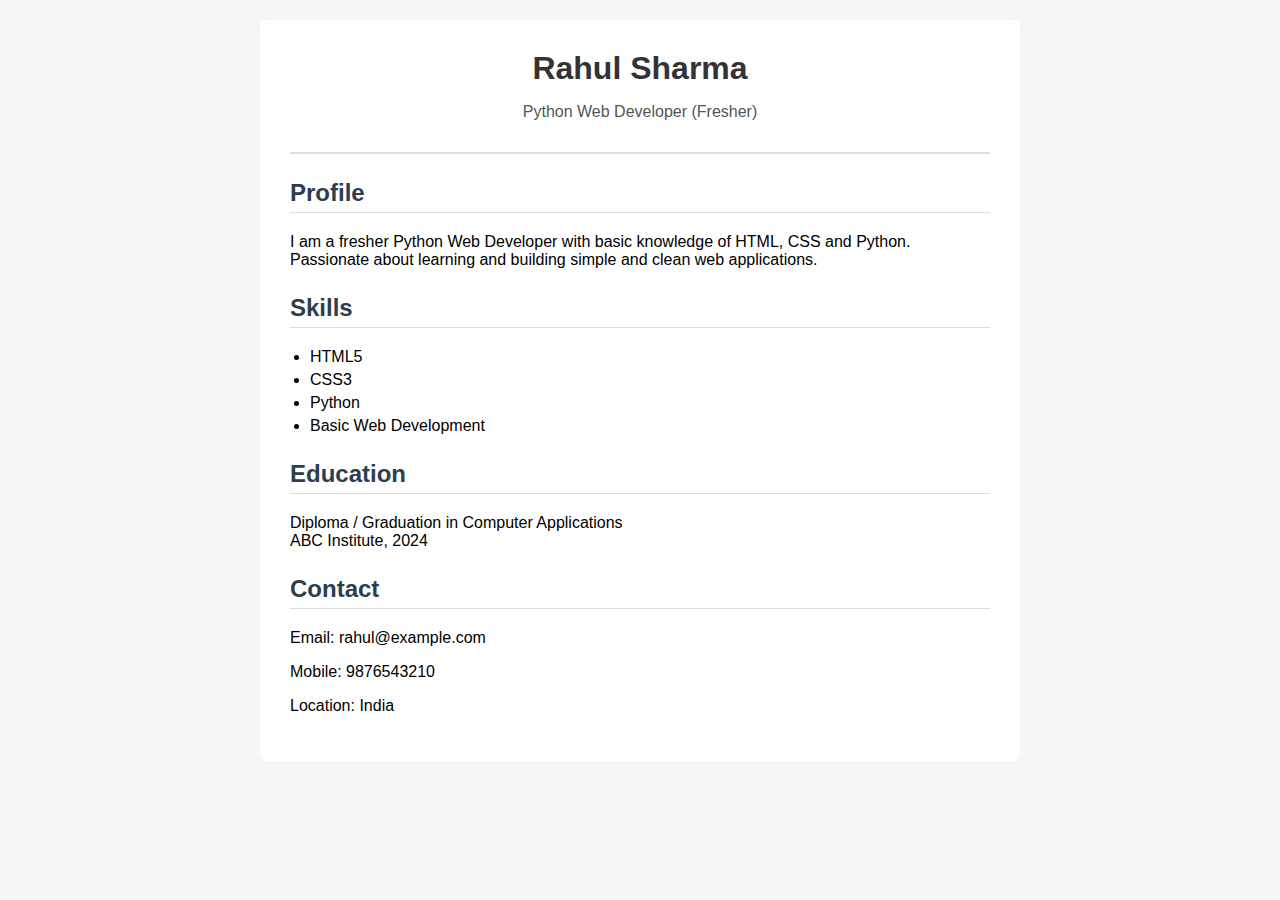
<file: Display Property/resume.html>
<!DOCTYPE html>
<html lang="en">
<head>
    <meta charset="UTF-8">
    <title>My Resume</title>
    <link rel="stylesheet" href="resume.css">
</head>
<body>

    <div class="resume">

        <header>
            <h1>Rahul Sharma</h1>
            <p class="title">Python Web Developer (Fresher)</p>
        </header>

        <section>
            <h2>Profile</h2>
            <p>
                I am a fresher Python Web Developer with basic knowledge of
                HTML, CSS and Python. Passionate about learning and building
                simple and clean web applications.
            </p>
        </section>

        <section>
            <h2>Skills</h2>
            <ul>
                <li>HTML5</li>
                <li>CSS3</li>
                <li>Python</li>
                <li>Basic Web Development</li>
            </ul>
        </section>

        <section>
            <h2>Education</h2>
            <p>
                Diploma / Graduation in Computer Applications <br>
                ABC Institute, 2024
            </p>
        </section>

        <section>
            <h2>Contact</h2>
            <p>Email: rahul@example.com</p>
            <p>Mobile: 9876543210</p>
            <p>Location: India</p>
        </section>

    </div>

</body>
</html>
</file>
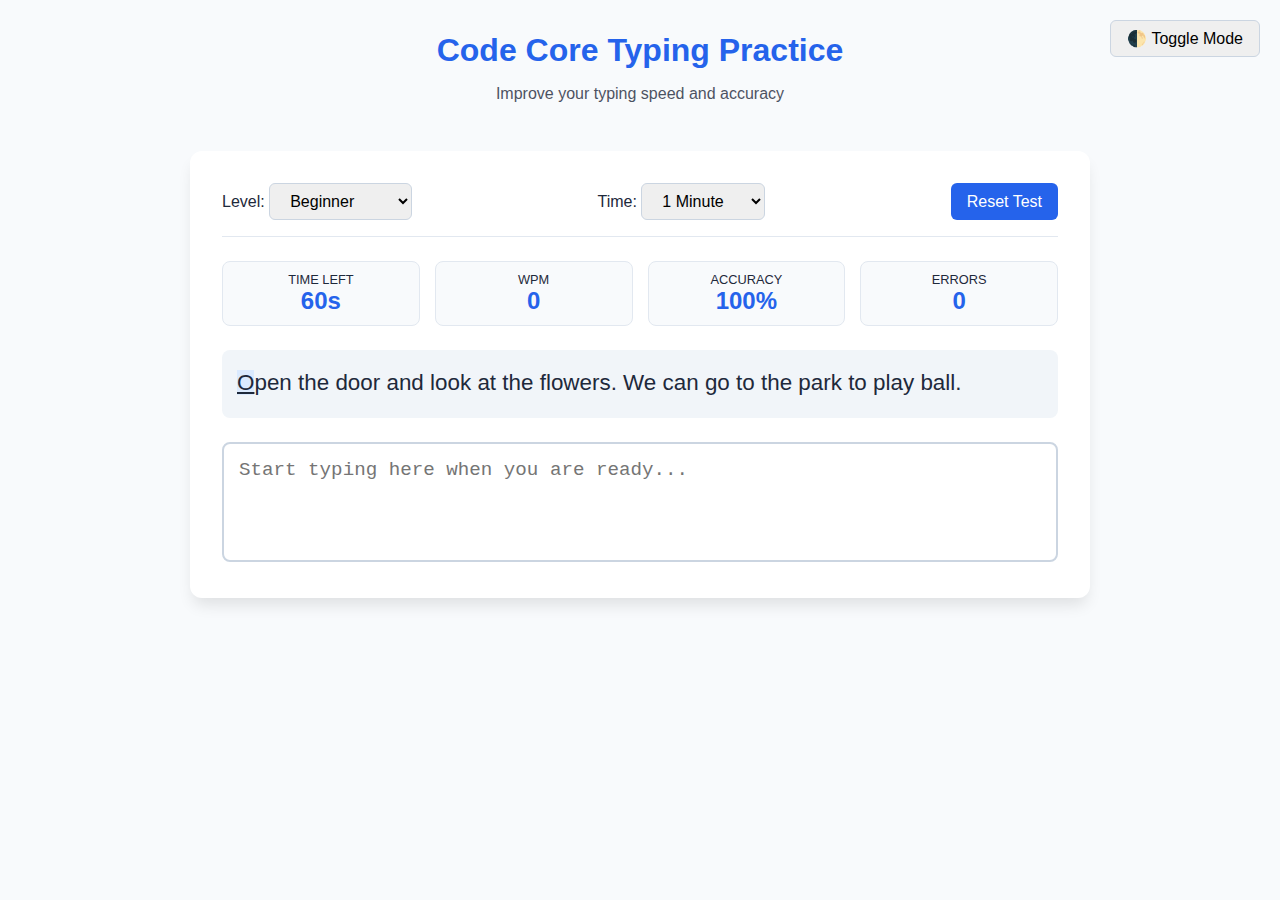
<file: Display Property/typing.html>
<!DOCTYPE html>
<html lang="en">
<head>
    <meta charset="UTF-8">
    <meta name="viewport" content="width=device-width, initial-scale=1.0">
    <title>English Typing Practice | Code Core Computer Center</title>
    <style>
        /* --- CSS STYLES --- */
        :root {
            --primary-color: #2563eb;
            --success-color: #22c55e;
            --error-color: #ef4444;
            --bg-color: #f8fafc;
            --card-bg: #ffffff;
            --text-main: #1e293b;
        }

        body.dark-mode {
            --bg-color: #0f172a;
            --card-bg: #1e293b;
            --text-main: #f1f5f9;
        }

        * { box-sizing: border-box; font-family: 'Segoe UI', Tahoma, Geneva, Verdana, sans-serif; }

        body {
            background-color: var(--bg-color);
            color: var(--text-main);
            margin: 0;
            display: flex;
            flex-direction: column;
            align-items: center;
            min-height: 100vh;
            transition: background 0.3s ease;
        }

        /* Header */
        header { text-align: center; margin: 2rem 0; }
        h1 { margin: 0; color: var(--primary-color); }
        p.subtitle { opacity: 0.8; }

        /* Main Container */
        .container {
            width: 90%;
            max-width: 900px;
            background: var(--card-bg);
            padding: 2rem;
            border-radius: 12px;
            box-shadow: 0 10px 15px -3px rgba(0,0,0,0.1);
        }

        /* Controls Row */
        .controls {
            display: flex;
            flex-wrap: wrap;
            gap: 15px;
            justify-content: space-between;
            margin-bottom: 1.5rem;
            padding-bottom: 1rem;
            border-bottom: 1px solid #e2e8f0;
        }

        select, button {
            padding: 8px 16px;
            border-radius: 6px;
            border: 1px solid #cbd5e1;
            cursor: pointer;
            font-size: 1rem;
        }

        button.primary { background: var(--primary-color); color: white; border: none; }
        button.primary:hover { background: #1d4ed8; }

        /* Stats Panel */
        .stats-bar {
            display: grid;
            grid-template-columns: repeat(auto-fit, minmax(120px, 1fr));
            gap: 15px;
            margin-bottom: 1.5rem;
        }

        .stat-card {
            background: var(--bg-color);
            padding: 10px;
            border-radius: 8px;
            text-align: center;
            border: 1px solid #e2e8f0;
        }

        .stat-value { font-size: 1.5rem; font-weight: bold; color: var(--primary-color); }
        .stat-label { font-size: 0.8rem; text-transform: uppercase; }

        /* Typing Area */
        .display-text {
            font-family: 'Courier New', Courier, monospace;
            font-size: 1.4rem;
            line-height: 1.6;
            margin-bottom: 1.5rem;
            padding: 15px;
            background: #f1f5f9;
            border-radius: 8px;
            user-select: none; /* Prevent copy-paste */
            white-space: pre-wrap;
            word-break: break-word;
        }

        .correct { color: var(--success-color); }
        .incorrect { color: var(--error-color); background: #fee2e2; border-radius: 2px; }
        .current { text-decoration: underline; background: #dbeafe; }

        textarea {
            width: 100%;
            height: 120px;
            font-family: 'Courier New', Courier, monospace;
            font-size: 1.2rem;
            padding: 15px;
            border: 2px solid #cbd5e1;
            border-radius: 8px;
            resize: none;
            outline: none;
            transition: border-color 0.2s;
        }

        textarea:focus { border-color: var(--primary-color); }

        /* Modal Results */
        #resultModal {
            display: none;
            position: fixed;
            top: 0; left: 0; width: 100%; height: 100%;
            background: rgba(0,0,0,0.7);
            justify-content: center; align-items: center;
            z-index: 100;
        }

        .modal-content {
            background: var(--card-bg);
            padding: 2.5rem;
            border-radius: 15px;
            text-align: center;
            max-width: 400px;
        }

        .performance-msg { font-size: 1.2rem; margin: 1rem 0; font-weight: bold; }

        /* Utility */
        .dark-toggle { position: absolute; top: 20px; right: 20px; }

        @media (max-width: 600px) {
            .display-text { font-size: 1.1rem; }
            .controls { flex-direction: column; }
        }
    </style>
</head>
<body>

    <button class="dark-toggle" onclick="toggleDarkMode()">🌓 Toggle Mode</button>

    <header>
        <h1>Code Core Typing Practice</h1>
        <p class="subtitle">Improve your typing speed and accuracy</p>
    </header>

    <div class="container">
        <div class="controls">
            <div>
                <label>Level:</label>
                <select id="levelSelect" onchange="loadParagraph()">
                    <option value="beginner">Beginner</option>
                    <option value="intermediate">Intermediate</option>
                    <option value="advanced">Advanced</option>
                </select>
            </div>
            <div>
                <label>Time:</label>
                <select id="timeSelect">
                    <option value="60">1 Minute</option>
                    <option value="180">3 Minutes</option>
                    <option value="300">5 Minutes</option>
                </select>
            </div>
            <button class="primary" onclick="resetTest()">Reset Test</button>
        </div>

        <div class="stats-bar">
            <div class="stat-card">
                <div class="stat-label">Time Left</div>
                <div class="stat-value" id="timer">60s</div>
            </div>
            <div class="stat-card">
                <div class="stat-label">WPM</div>
                <div class="stat-value" id="wpm">0</div>
            </div>
            <div class="stat-card">
                <div class="stat-label">Accuracy</div>
                <div class="stat-value" id="accuracy">100%</div>
            </div>
            <div class="stat-card">
                <div class="stat-label">Errors</div>
                <div class="stat-value" id="errors">0</div>
            </div>
        </div>

        <div id="textDisplay" class="display-text"></div>

        <textarea 
            id="textInput" 
            placeholder="Start typing here when you are ready..."
            onpaste="return false;"
            ondrop="return false;"
            autocomplete="off"
        ></textarea>
    </div>

    <div id="resultModal">
        <div class="modal-content">
            <h2>Test Complete!</h2>
            <div id="finalStats"></div>
            <p id="performanceMsg" class="performance-msg"></p>
            <button class="primary" onclick="closeModal()">Try Again</button>
        </div>
    </div>

    <script>
        /* --- JAVASCRIPT LOGIC --- */

        const paragraphs = {
            beginner: [
                "The cat sat on the mat. The sun is hot today. I like to eat apples and bananas.",
                "A quick brown fox jumps over the lazy dog. Birds fly in the blue sky above us.",
                "Open the door and look at the flowers. We can go to the park to play ball."
            ],
            intermediate: [
                "Learning to type is a fundamental skill in the digital age. It requires patience and consistent practice to master the keyboard layout.",
                "Computer education helps students understand how technology works. This knowledge is essential for many modern career paths and opportunities.",
                "The internet connects millions of people around the world. We can share information and communicate with others instantly using our computers."
            ],
            advanced: [
                "Success is not final; failure is not fatal: it is the courage to continue that counts. In the realm of technology, innovation is the only constant.",
                "Programming is the art of telling another human what one wants the computer to do. It requires precision, logic, and a deep understanding of syntax.",
                "The rapid evolution of artificial intelligence has transformed how we interact with machines, creating new paradigms in both ethics and productivity."
            ]
        };

        let timeLeft, timerInterval;
        let isTyping = false;
        let totalChars = 0;
        let errors = 0;
        let currentParagraph = "";

        const textDisplay = document.getElementById('textDisplay');
        const textInput = document.getElementById('textInput');
        const timerEl = document.getElementById('timer');
        const wpmEl = document.getElementById('wpm');
        const accuracyEl = document.getElementById('accuracy');
        const errorEl = document.getElementById('errors');
        const levelSelect = document.getElementById('levelSelect');
        const timeSelect = document.getElementById('timeSelect');

        // Initialize
        function loadParagraph() {
            const level = levelSelect.value;
            const levelParas = paragraphs[level];
            currentParagraph = levelParas[Math.floor(Math.random() * levelParas.length)];
            
            // Wrap each character in a span for highlighting
            textDisplay.innerHTML = currentParagraph.split('').map(char => `<span>${char}</span>`).join('');
            resetStats();
        }

        function resetStats() {
            clearInterval(timerInterval);
            isTyping = false;
            timeLeft = parseInt(timeSelect.value);
            timerEl.innerText = timeLeft + "s";
            textInput.value = "";
            textInput.disabled = false;
            wpmEl.innerText = "0";
            accuracyEl.innerText = "100%";
            errorEl.innerText = "0";
            errors = 0;
            totalChars = 0;
            
            // Remove highlighting
            const spans = textDisplay.querySelectorAll('span');
            spans.forEach(s => s.className = '');
            spans[0].className = 'current';
        }

        function startTimer() {
            isTyping = true;
            timerInterval = setInterval(() => {
                if (timeLeft > 0) {
                    timeLeft--;
                    timerEl.innerText = timeLeft + "s";
                    calculateStats();
                } else {
                    endTest();
                }
            }, 1000);
        }

        textInput.addEventListener('input', () => {
            if (!isTyping && textInput.value.length > 0) {
                startTimer();
            }

            const inputChars = textInput.value.split('');
            const displaySpans = textDisplay.querySelectorAll('span');
            errors = 0;

            displaySpans.forEach((span, index) => {
                const char = inputChars[index];
                
                if (char == null) {
                    span.className = (index === inputChars.length) ? 'current' : '';
                } else if (char === span.innerText) {
                    span.className = 'correct';
                } else {
                    span.className = 'incorrect';
                    errors++;
                }
            });

            totalChars = inputChars.length;
            calculateStats();

            // Auto-end if paragraph is finished early
            if (inputChars.length === currentParagraph.length) {
                endTest();
            }
        });

        function calculateStats() {
            const timePassed = (parseInt(timeSelect.value) - timeLeft) / 60; // in minutes
            
            // WPM = (Total Chars / 5) / Time
            const wpm = timePassed > 0 ? Math.round((totalChars / 5) / timePassed) : 0;
            const accuracy = totalChars > 0 ? Math.round(((totalChars - errors) / totalChars) * 100) : 100;

            wpmEl.innerText = wpm;
            accuracyEl.innerText = accuracy + "%";
            errorEl.innerText = errors;
        }

        function endTest() {
            clearInterval(timerInterval);
            textInput.disabled = true;
            showResults();
        }

        function showResults() {
            const finalWpm = wpmEl.innerText;
            const finalAcc = accuracyEl.innerText;
            const modal = document.getElementById('resultModal');
            const statsDiv = document.getElementById('finalStats');
            const msg = document.getElementById('performanceMsg');

            statsDiv.innerHTML = `
                <p>Speed: <strong>${finalWpm} WPM</strong></p>
                <p>Accuracy: <strong>${finalAcc}</strong></p>
                <p>Total Errors: <strong>${errors}</strong></p>
            `;

            if (finalWpm > 50) msg.innerText = "Excellent Speed 🚀";
            else if (finalWpm > 30) msg.innerText = "Good Job 👍";
            else msg.innerText = "Keep Practicing 💪";

            modal.style.display = 'flex';
        }

        function closeModal() {
            document.getElementById('resultModal').style.display = 'none';
            resetTest();
        }

        function resetTest() {
            resetStats();
            loadParagraph();
        }

        function toggleDarkMode() {
            document.body.classList.toggle('dark-mode');
        }

        // Initialize on page load
        window.onload = loadParagraph;
    </script>
</body>
</html>
</file>
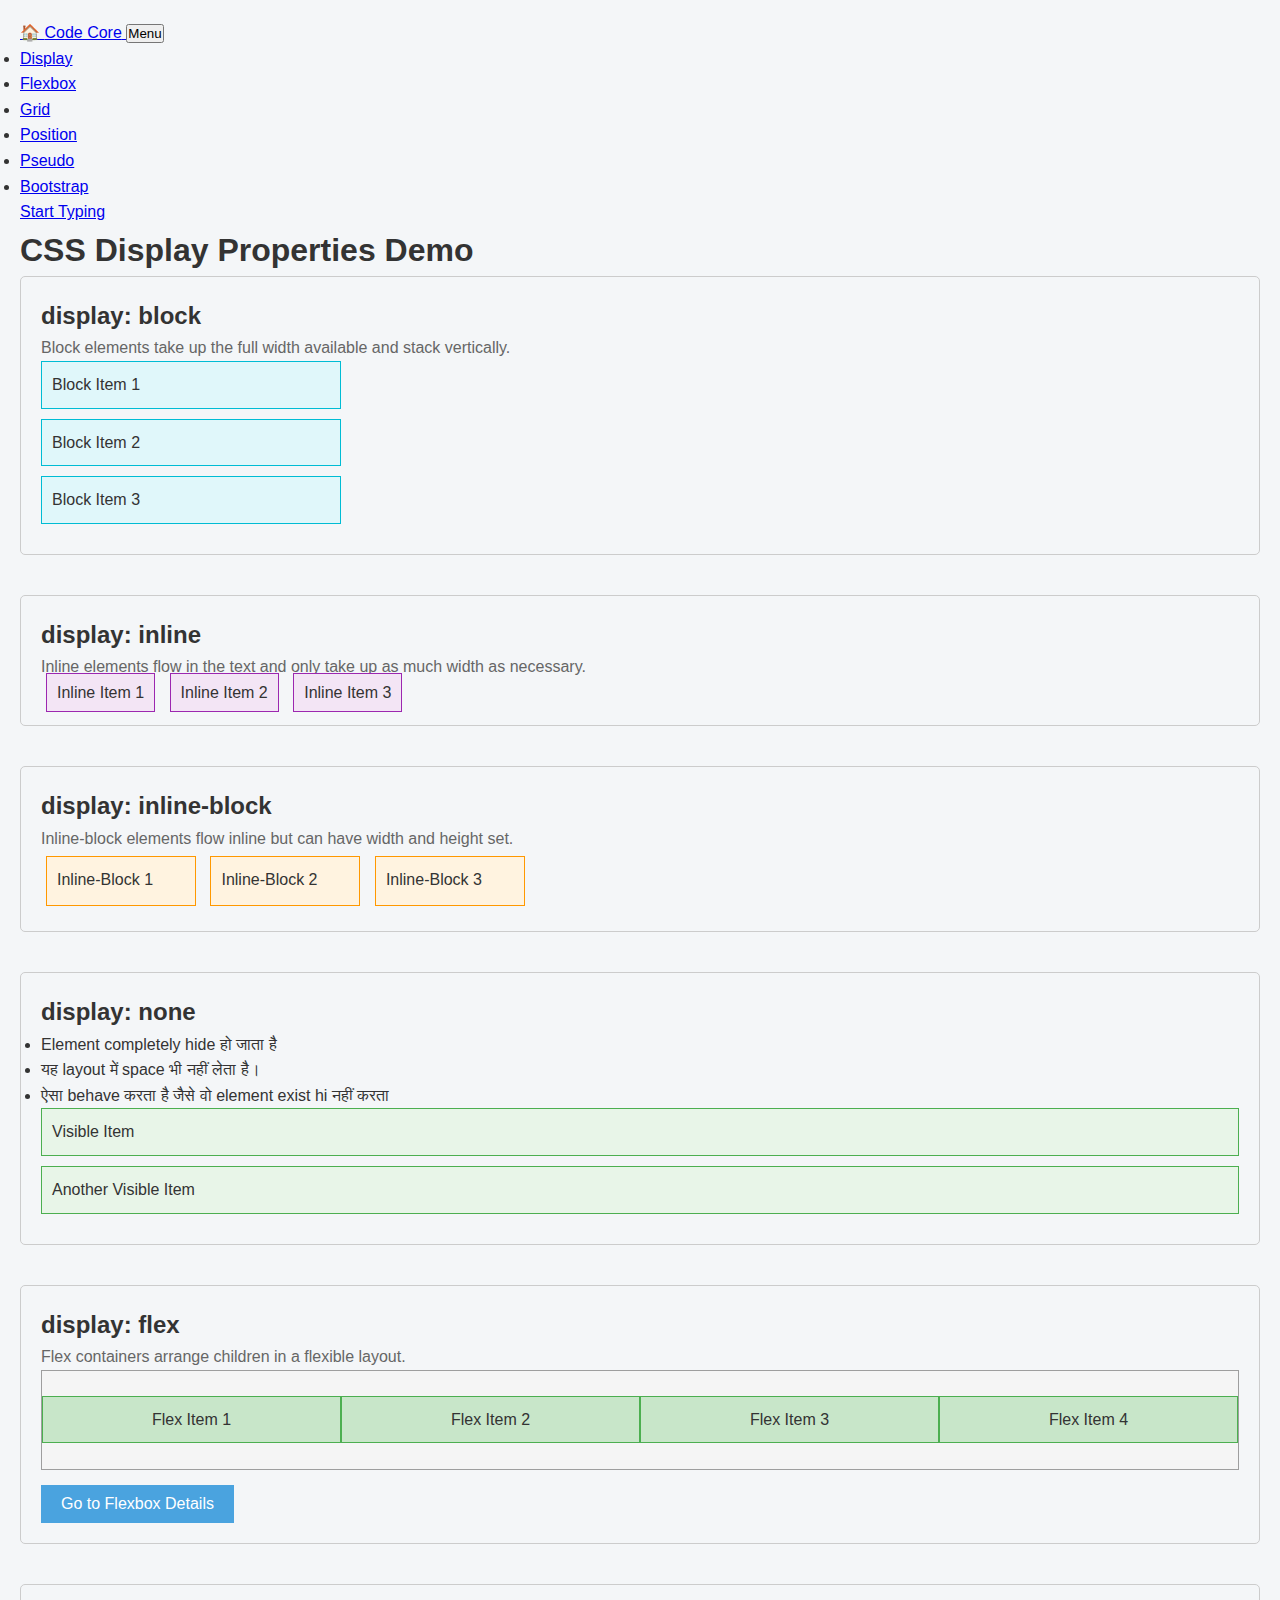
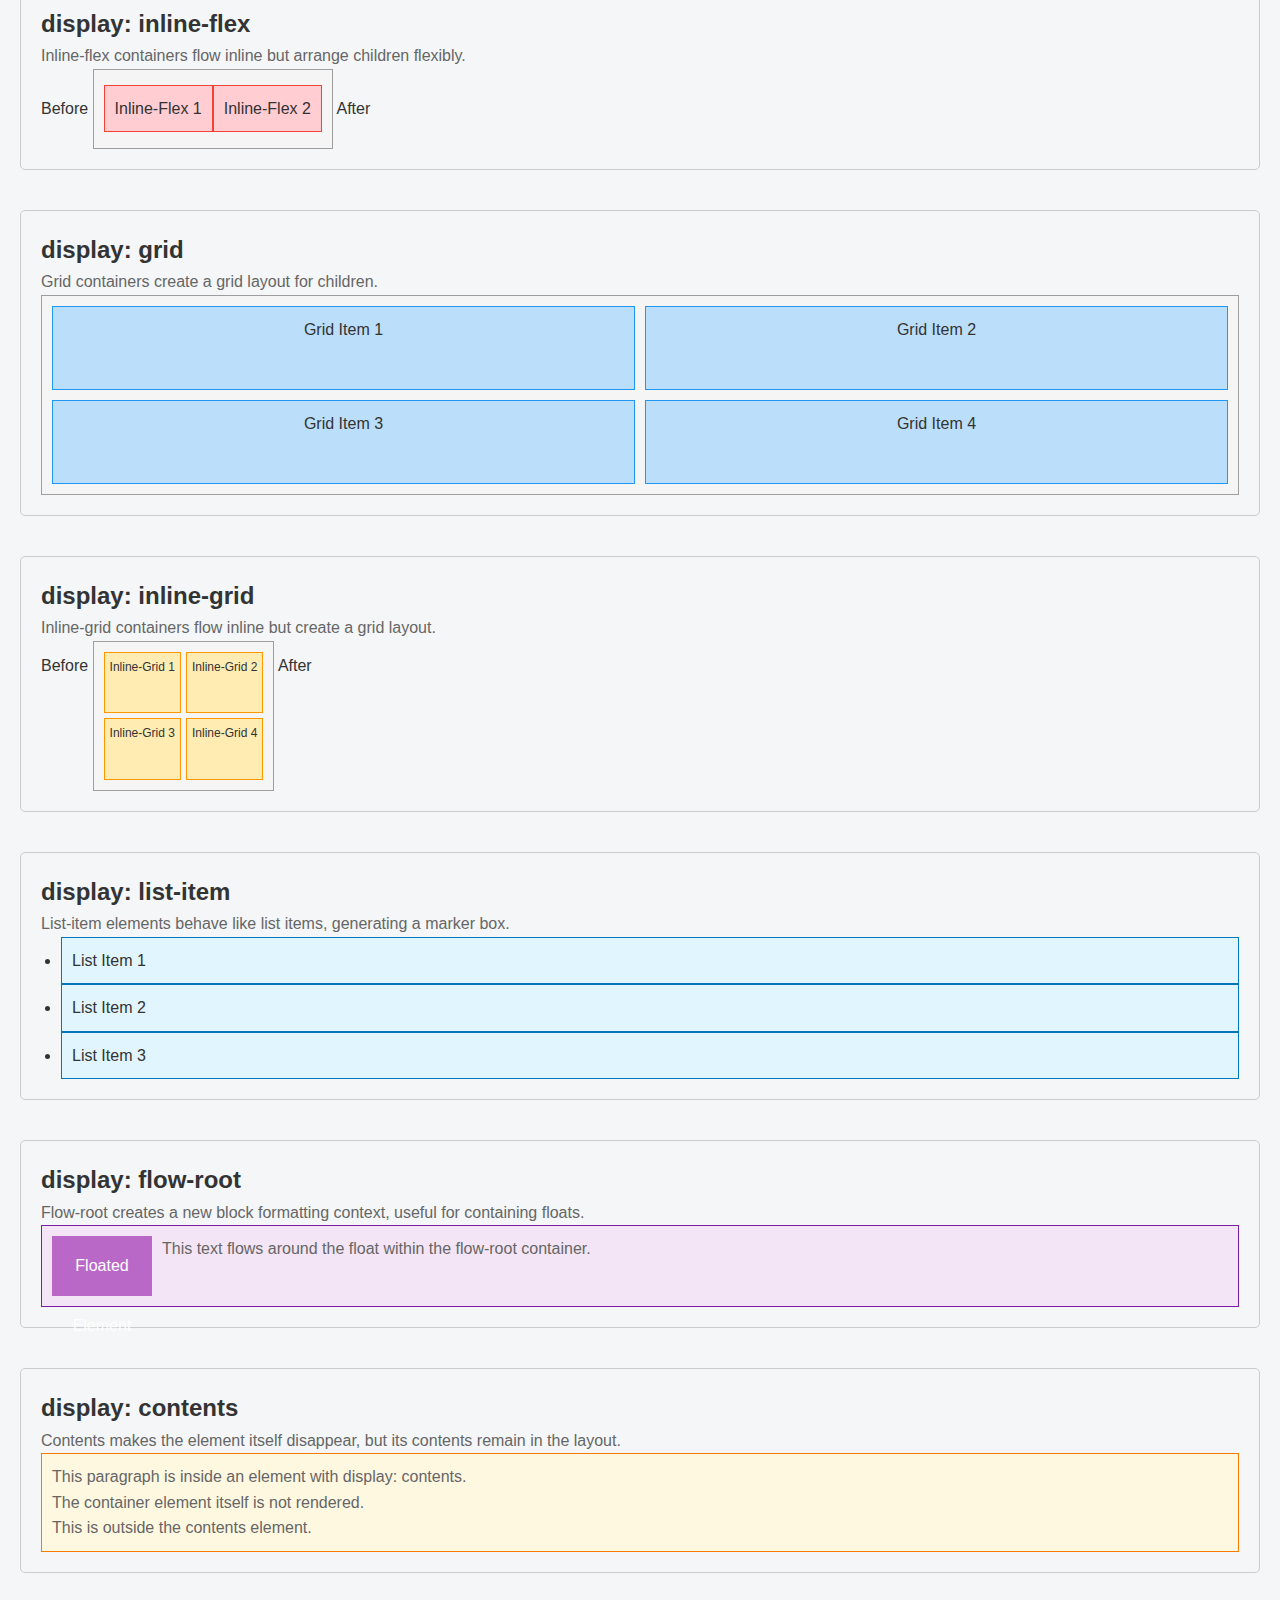
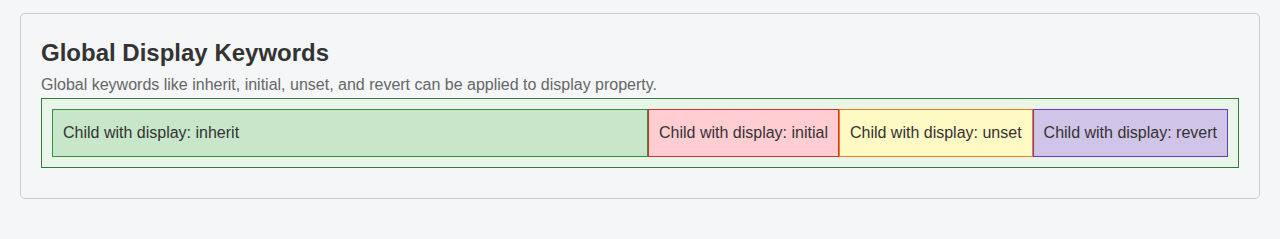
<file: Display-property/display.html>
<!DOCTYPE html>
<html lang="en">

<head>
    <meta charset="UTF-8">
    <meta name="viewport" content="width=device-width, initial-scale=1.0">
    <title>CSS Display Properties</title>
    <link rel="stylesheet" href="display.css">
    <link rel="stylesheet" href="../style.css">
</head>

<body>
    <div class="main-nav">
        <a href="../index.html" class="brand">
            <span class="brand-mark" aria-hidden="true">&#127968</span>
            <span class="brand-name">Code Core</span>
        </a>

        <button class="nav-toggle" aria-expanded="false" aria-controls="primary-menu">
            <span class="sr-only">Menu</span>
            <span class="hamburger" aria-hidden="true"></span>
        </button>

        <nav id="primary-menu" class="nav-links" aria-label="Primary">
            <ul>
                <li><a href="display.html">Display</a></li>
                <li><a href="flex.html">Flexbox</a></li>
                <li><a href="grid.html">Grid</a></li>
                <li><a href="position_demo.html">Position</a></li>
                <li><a href="pseudo_class.html">Pseudo</a></li>
                <li><a href="../Bootstrap/first_example.html">Bootstrap</a></li>
            </ul>
        </nav>

        <div class="nav-actions">
            <a class="btn primary" href="typing.html">Start Typing</a>
        </div>
    </div>

    <h1>CSS Display Properties Demo</h1>

    <!-- Display Block -->
    <section>
        <h2>display: block</h2>
        <p>Block elements take up the full width available and stack vertically.</p>
        <div class="block-container">
            <div class="block-item">Block Item 1</div>
            <div class="block-item">Block Item 2</div>
            <div class="block-item">Block Item 3</div>
        </div>
    </section>

    <!-- Display Inline -->
    <section>
        <h2>display: inline</h2>
        <p>Inline elements flow in the text and only take up as much width as necessary.</p>
        <div class="inline-container">
            <span class="inline-item">Inline Item 1</span>
            <span class="inline-item">Inline Item 2</span>
            <span class="inline-item">Inline Item 3</span>
        </div>
    </section>

    <!-- Display Inline-Block -->
    <section>
        <h2>display: inline-block</h2>
        <p>Inline-block elements flow inline but can have width and height set.</p>
        <div class="inline-block-container">
            <div class="inline-block-item">Inline-Block 1</div>
            <div class="inline-block-item">Inline-Block 2</div>
            <div class="inline-block-item">Inline-Block 3</div>
        </div>
    </section>

    <!-- Display None -->
    <section>
        <h2>display: none</h2>
        <li>
            Element completely hide हो जाता है
        </li>
        <li>
            यह layout में space भी नहीं लेता है।
        </li>
        <li>
            ऐसा behave करता है जैसे वो element exist hi नहीं करता
        </li>
        <div class="none-container">
            <div class="visible-item">Visible Item</div>
            <div class="hidden-item">This is hidden</div>
            <div class="visible-item">Another Visible Item</div>
        </div>
    </section>

    <!-- Display Flex -->
    <section>
        <h2>display: flex</h2>
        <p>Flex containers arrange children in a flexible layout.</p>
        <div class="flex-container">
            <div class="flex-item">Flex Item 1</div>
            <div class="flex-item">Flex Item 2</div>
            <div class="flex-item">Flex Item 3</div>
            <div class="flex-item">Flex Item 4</div>
        </div>

        <!-- Navigation Button -->
        <a href="flex.html" target="_blank" class="btn-link">
            <button class="nav-btn">Go to Flexbox Details</button>
        </a>

    </section>

    <!-- Display Inline-Flex -->
    <section>
        <h2>display: inline-flex</h2>
        <p>Inline-flex containers flow inline but arrange children flexibly.</p>
        <div class="inline-flex-demo">
            <span>Before</span>
            <div class="inline-flex-container">
                <div class="inline-flex-item">Inline-Flex 1</div>
                <div class="inline-flex-item">Inline-Flex 2</div>
            </div>
            <span>After</span>
        </div>
    </section>

    <!-- Display Grid -->
    <section>
        <h2>display: grid</h2>
        <p>Grid containers create a grid layout for children.</p>
        <div class="grid-container">
            <div class="grid-item">Grid Item 1</div>
            <div class="grid-item">Grid Item 2</div>
            <div class="grid-item">Grid Item 3</div>
            <div class="grid-item">Grid Item 4</div>
        </div>
    </section>

    <!-- Display Inline-Grid -->
    <section>
        <h2>display: inline-grid</h2>
        <p>Inline-grid containers flow inline but create a grid layout.</p>
        <div class="inline-grid-demo">
            <span>Before</span>
            <div class="inline-grid-container">
                <div class="inline-grid-item">Inline-Grid 1</div>
                <div class="inline-grid-item">Inline-Grid 2</div>
                <div class="inline-grid-item">Inline-Grid 3</div>
                <div class="inline-grid-item">Inline-Grid 4</div>
            </div>
            <span>After</span>
        </div>
    </section>

    <!-- Display List-Item -->
    <section>
        <h2>display: list-item</h2>
        <p>List-item elements behave like list items, generating a marker box.</p>
        <div class="list-item-container">
            <div class="list-item">List Item 1</div>
            <div class="list-item">List Item 2</div>
            <div class="list-item">List Item 3</div>
        </div>
    </section>

    <!-- Display Flow-Root -->
    <section>
        <h2>display: flow-root</h2>
        <p>Flow-root creates a new block formatting context, useful for containing floats.</p>
        <div class="flow-root-container">
            <div class="float-element">Floated Element</div>
            <p>This text flows around the float within the flow-root container.</p>
        </div>
    </section>

    <!-- Display Contents -->
    <section>
        <h2>display: contents</h2>
        <p>Contents makes the element itself disappear, but its contents remain in the layout.</p>
        <div class="contents-container">
            <div class="contents-element">
                <p>This paragraph is inside an element with display: contents.</p>
                <p>The container element itself is not rendered.</p>
            </div>
            <p>This is outside the contents element.</p>
        </div>
    </section>

    <!-- Global Display Keywords -->
    <section>
        <h2>Global Display Keywords</h2>
        <p>Global keywords like inherit, initial, unset, and revert can be applied to display property.</p>
        <div class="global-demo">
            <div class="parent-with-display">
                <div class="inherit-child">Child with display: inherit</div>
                <div class="initial-child">Child with display: initial</div>
                <div class="unset-child">Child with display: unset</div>
                <div class="revert-child">Child with display: revert</div>
            </div>
        </div>
    </section>


</body>

</html>
<script>
    (function(){
        var btn = document.querySelector('.nav-toggle');
        var main = document.querySelector('.main-nav');
        if(!btn || !main) return;
        btn.addEventListener('click', function(){
            var expanded = this.getAttribute('aria-expanded') === 'true';
            this.setAttribute('aria-expanded', String(!expanded));
            main.classList.toggle('open');
        });
    })();
</script>
</file>
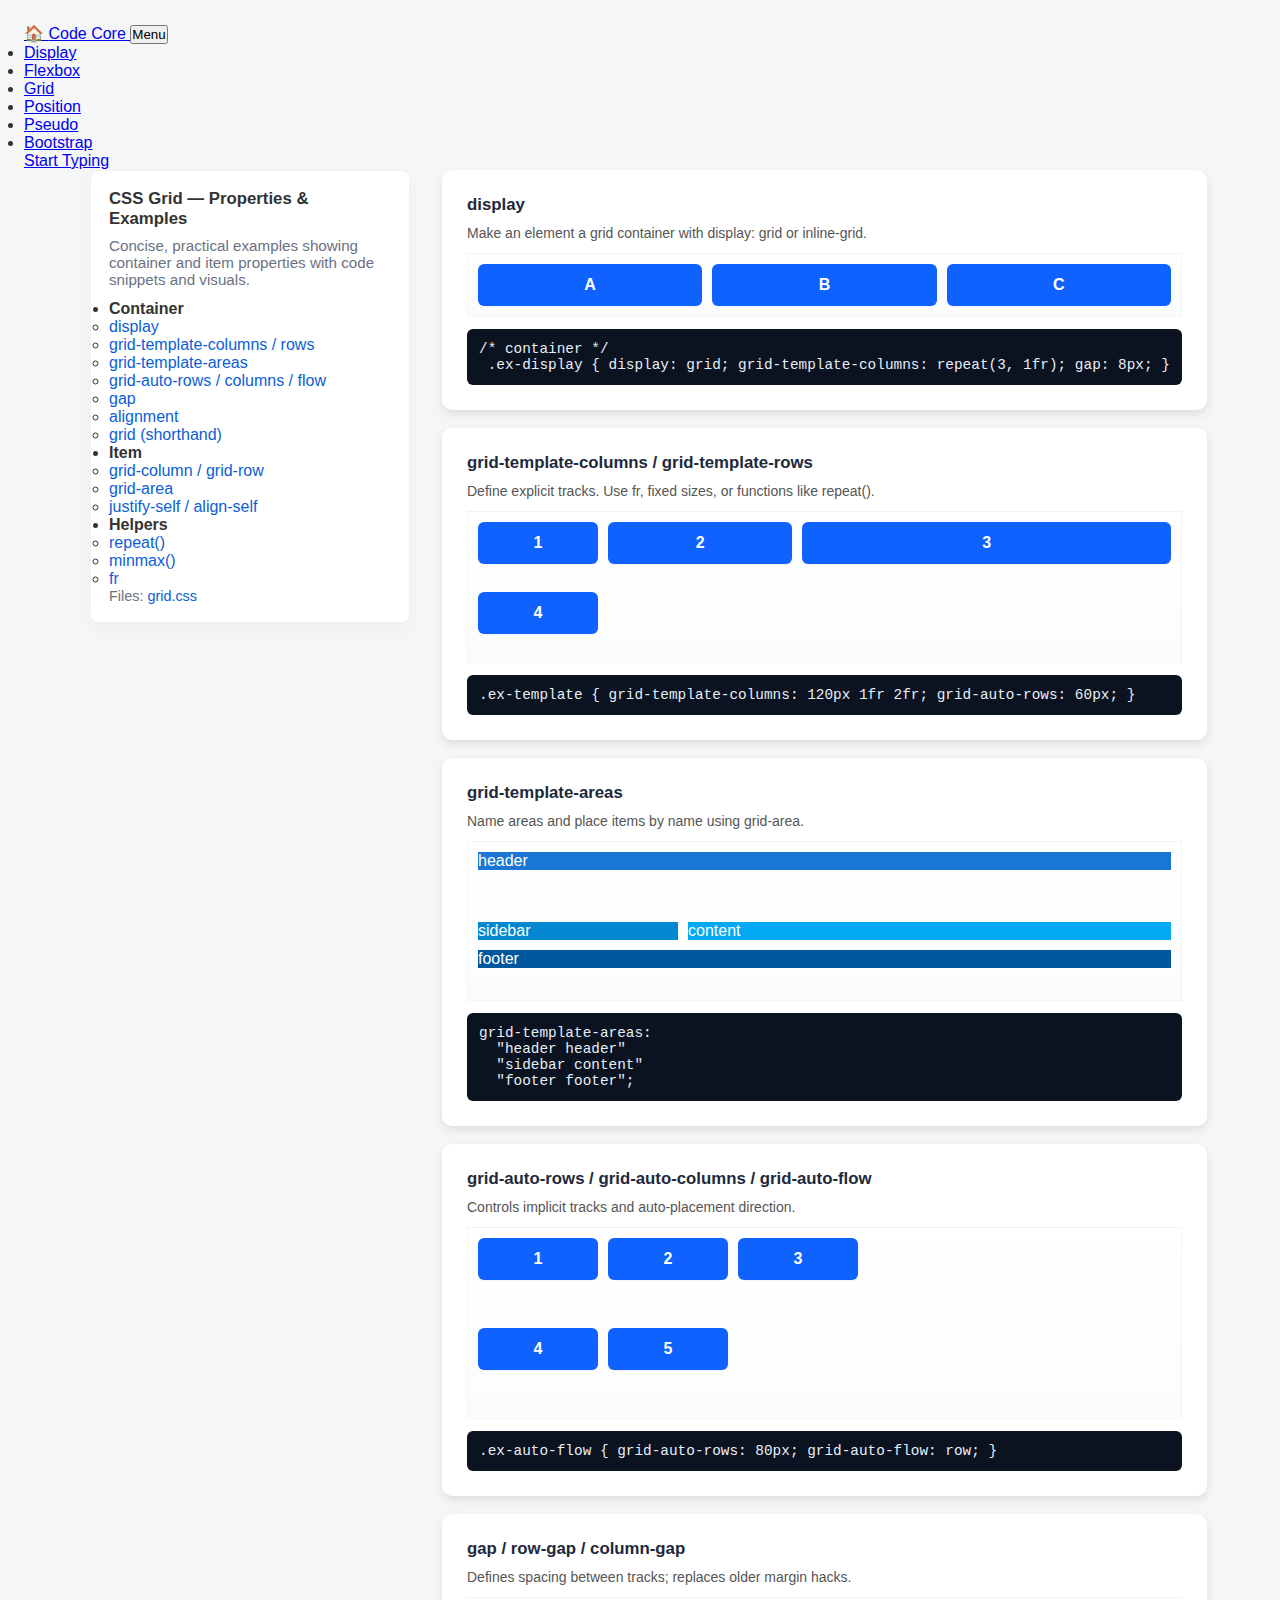
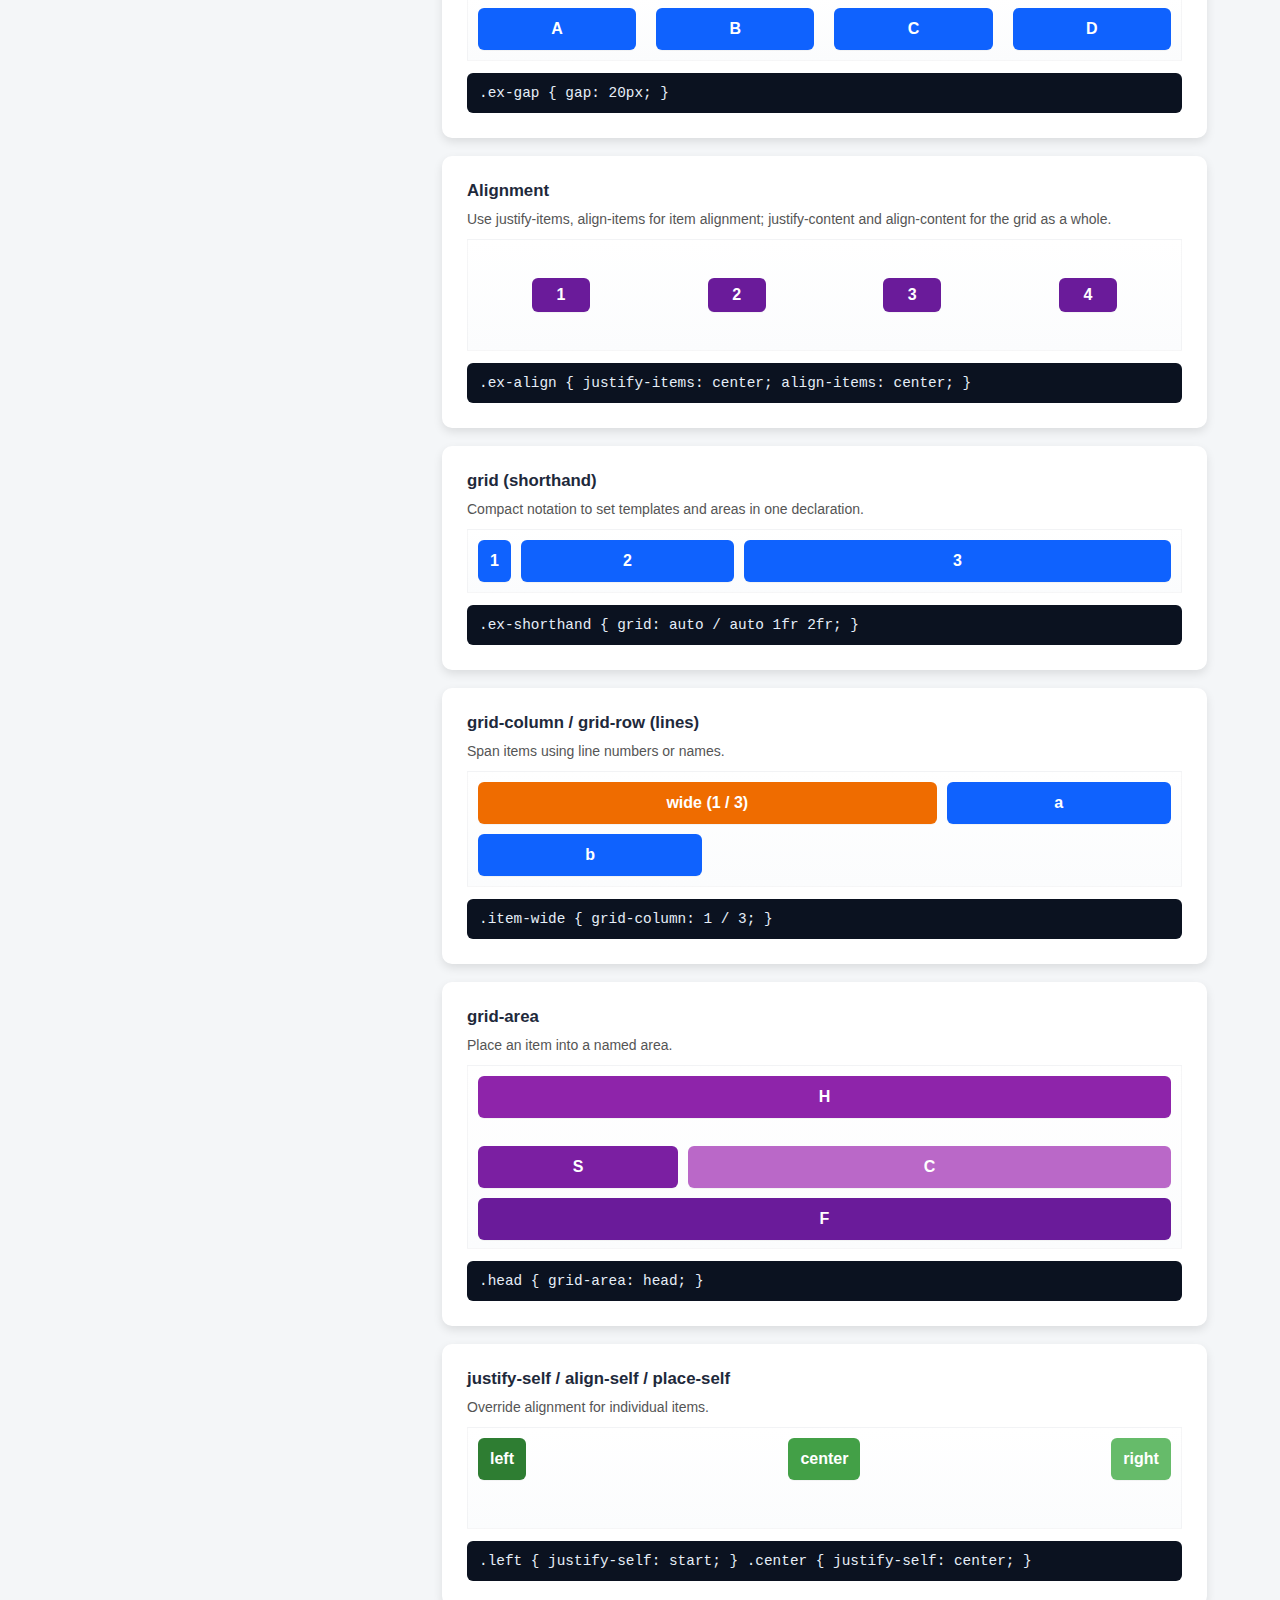
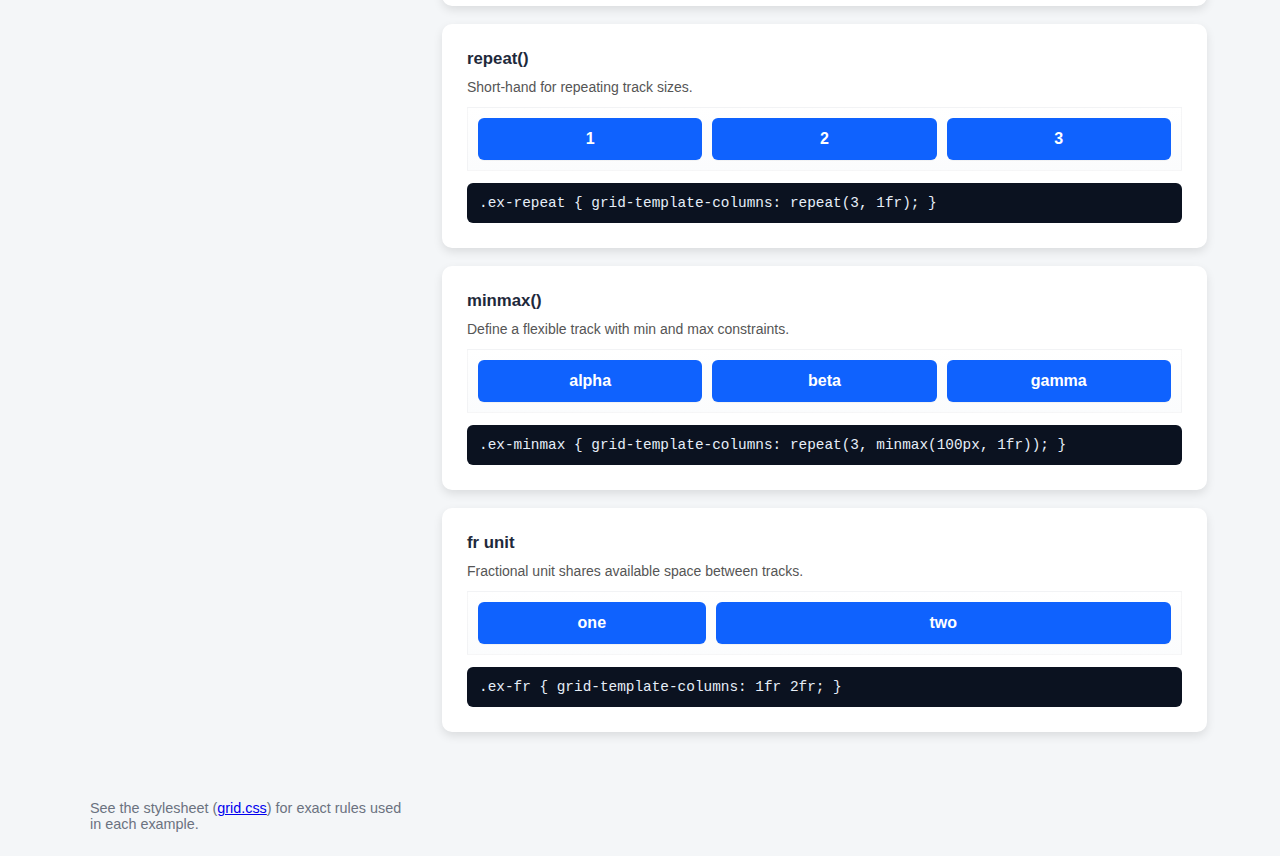
<file: Display-property/grid.html>
<!DOCTYPE html>
<html lang="en">

<head>
    <meta charset="UTF-8">
    <meta name="viewport" content="width=device-width, initial-scale=1.0">
    <title>CSS Grid — Examples and Properties</title>
    <link rel="stylesheet" href="css/grid.css">
    <link rel="stylesheet" href="../style.css">
</head>

<body>
    <div class="main-nav">
        <a href="../index.html" class="brand">
            <span class="brand-mark" aria-hidden="true">&#127968</span>
            <span class="brand-name">Code Core</span>
        </a>

        <button class="nav-toggle" aria-expanded="false" aria-controls="primary-menu">
            <span class="sr-only">Menu</span>
            <span class="hamburger" aria-hidden="true"></span>
        </button>

        <nav id="primary-menu" class="nav-links" aria-label="Primary">
            <ul>
                <li><a href="display.html">Display</a></li>
                <li><a href="flex.html">Flexbox</a></li>
                <li><a href="grid.html">Grid</a></li>
                <li><a href="position_demo.html">Position</a></li>
                <li><a href="pseudo_class.html">Pseudo</a></li>
                <li><a href="../Bootstrap/first_example.html">Bootstrap</a></li>
            </ul>
        </nav>

        <div class="nav-actions">
            <a class="btn primary" href="typing.html">Start Typing</a>
        </div>
    </div>

    <div class="page">
        <aside class="toc">
            <div class="toc-inner">
                <h1>CSS Grid — Properties & Examples</h1>
                <p class="lead">Concise, practical examples showing container and item properties with code snippets and
                    visuals.</p>
                <nav aria-label="Table of contents">
                    <ul>
                        <li><strong>Container</strong>
                            <ul>
                                <li><a href="#display">display</a></li>
                                <li><a href="#template">grid-template-columns / rows</a></li>
                                <li><a href="#areas">grid-template-areas</a></li>
                                <li><a href="#auto">grid-auto-rows / columns / flow</a></li>
                                <li><a href="#gap">gap</a></li>
                                <li><a href="#align-justify">alignment</a></li>
                                <li><a href="#shorthand">grid (shorthand)</a></li>
                            </ul>
                        </li>
                        <li><strong>Item</strong>
                            <ul>
                                <li><a href="#lines">grid-column / grid-row</a></li>
                                <li><a href="#area">grid-area</a></li>
                                <li><a href="#self">justify-self / align-self</a></li>
                            </ul>
                        </li>
                        <li><strong>Helpers</strong>
                            <ul>
                                <li><a href="#repeat">repeat()</a></li>
                                <li><a href="#minmax">minmax()</a></li>
                                <li><a href="#fr">fr</a></li>
                            </ul>
                        </li>
                    </ul>
                </nav>
                <p class="muted">Files: <a href="grid.css">grid.css</a></p>
            </div>
        </aside>

        <main class="content">
            <!-- Display -->
            <section id="display" class="example card">
                <header class="card-head">
                    <h2>display</h2>
                    <p class="muted">Make an element a grid container with <code>display: grid</code> or
                        <code>inline-grid</code>.
                    </p>
                </header>
                <div class="card-body">
                    <div class="ex-grid ex-display">
                        <div class="ex">A</div>
                        <div class="ex">B</div>
                        <div class="ex">C</div>
                    </div>
                    <pre class="code"><code>/* container */
 .ex-display { display: grid; grid-template-columns: repeat(3, 1fr); gap: 8px; }</code></pre>
                </div>
            </section>

            <!-- Template columns / rows -->
            <section id="template" class="example card">
                <header class="card-head">
                    <h2>grid-template-columns / grid-template-rows</h2>
                    <p class="muted">Define explicit tracks. Use <code>fr</code>, fixed sizes, or functions like
                        <code>repeat()</code>.
                    </p>
                </header>
                <div class="card-body">
                    <div class="ex-grid ex-template">
                        <div class="ex">1</div>
                        <div class="ex">2</div>
                        <div class="ex">3</div>
                        <div class="ex">4</div>
                    </div>
                    <pre
                        class="code"><code>.ex-template { grid-template-columns: 120px 1fr 2fr; grid-auto-rows: 60px; }</code></pre>
                </div>
            </section>

            <!-- Areas -->
            <section id="areas" class="example card">
                <header class="card-head">
                    <h2>grid-template-areas</h2>
                    <p class="muted">Name areas and place items by name using <code>grid-area</code>.</p>
                </header>
                <div class="card-body">
                    <div class="ex-grid ex-areas">
                        <div class="a">header</div>
                        <div class="b">sidebar</div>
                        <div class="c">content</div>
                        <div class="d">footer</div>
                    </div>
                    <pre class="code"><code>grid-template-areas:
  "header header"
  "sidebar content"
  "footer footer";</code></pre>
                </div>
            </section>

            <!-- Auto flow / auto rows/cols -->
            <section id="auto" class="example card">
                <header class="card-head">
                    <h2>grid-auto-rows / grid-auto-columns / grid-auto-flow</h2>
                    <p class="muted">Controls implicit tracks and auto-placement direction.</p>
                </header>
                <div class="card-body">
                    <div class="ex-grid ex-auto-flow">
                        <div class="ex">1</div>
                        <div class="ex">2</div>
                        <div class="ex">3</div>
                        <div class="ex">4</div>
                        <div class="ex">5</div>
                    </div>
                    <pre class="code"><code>.ex-auto-flow { grid-auto-rows: 80px; grid-auto-flow: row; }</code></pre>
                </div>
            </section>

            <!-- Gap -->
            <section id="gap" class="example card">
                <header class="card-head">
                    <h2>gap / row-gap / column-gap</h2>
                    <p class="muted">Defines spacing between tracks; replaces older margin hacks.</p>
                </header>
                <div class="card-body">
                    <div class="ex-grid ex-gap">
                        <div class="ex">A</div>
                        <div class="ex">B</div>
                        <div class="ex">C</div>
                        <div class="ex">D</div>
                    </div>
                    <pre class="code"><code>.ex-gap { gap: 20px; }</code></pre>
                </div>
            </section>

            <!-- Align & justify -->
            <section id="align-justify" class="example card">
                <header class="card-head">
                    <h2>Alignment</h2>
                    <p class="muted">Use <code>justify-items</code>, <code>align-items</code> for item alignment;
                        <code>justify-content</code> and <code>align-content</code> for the grid as a whole.
                    </p>
                </header>
                <div class="card-body">
                    <div class="ex-grid ex-align">
                        <div class="ex small">1</div>
                        <div class="ex small">2</div>
                        <div class="ex small">3</div>
                        <div class="ex small">4</div>
                    </div>
                    <pre class="code"><code>.ex-align { justify-items: center; align-items: center; }</code></pre>
                </div>
            </section>

            <!-- Shorthand grid -->
            <section id="shorthand" class="example card">
                <header class="card-head">
                    <h2>grid (shorthand)</h2>
                    <p class="muted">Compact notation to set templates and areas in one declaration.</p>
                </header>
                <div class="card-body">
                    <div class="ex-grid ex-shorthand">
                        <div class="ex">1</div>
                        <div class="ex">2</div>
                        <div class="ex">3</div>
                    </div>
                    <pre class="code"><code>.ex-shorthand { grid: auto / auto 1fr 2fr; }</code></pre>
                </div>
            </section>

            <!-- Item: lines -->
            <section id="lines" class="example card">
                <header class="card-head">
                    <h2>grid-column / grid-row (lines)</h2>
                    <p class="muted">Span items using line numbers or names.</p>
                </header>
                <div class="card-body">
                    <div class="ex-grid ex-lines">
                        <div class="ex item-wide">wide (1 / 3)</div>
                        <div class="ex">a</div>
                        <div class="ex">b</div>
                    </div>
                    <pre class="code"><code>.item-wide { grid-column: 1 / 3; }</code></pre>
                </div>
            </section>

            <!-- Item: area -->
            <section id="area" class="example card">
                <header class="card-head">
                    <h2>grid-area</h2>
                    <p class="muted">Place an item into a named area.</p>
                </header>
                <div class="card-body">
                    <div class="ex-grid ex-areas-2">
                        <div class="ex head">H</div>
                        <div class="ex side">S</div>
                        <div class="ex cont">C</div>
                        <div class="ex foot">F</div>
                    </div>
                    <pre class="code"><code>.head { grid-area: head; }</code></pre>
                </div>
            </section>

            <!-- Item self alignment -->
            <section id="self" class="example card">
                <header class="card-head">
                    <h2>justify-self / align-self / place-self</h2>
                    <p class="muted">Override alignment for individual items.</p>
                </header>
                <div class="card-body">
                    <div class="ex-grid ex-self">
                        <div class="ex left">left</div>
                        <div class="ex center">center</div>
                        <div class="ex right">right</div>
                    </div>
                    <pre
                        class="code"><code>.left { justify-self: start; } .center { justify-self: center; }</code></pre>
                </div>
            </section>

            <!-- Helpers: repeat, minmax, fr -->
            <section id="repeat" class="example card">
                <header class="card-head">
                    <h2>repeat()</h2>
                    <p class="muted">Short-hand for repeating track sizes.</p>
                </header>
                <div class="card-body">
                    <div class="ex-grid ex-repeat">
                        <div class="ex">1</div>
                        <div class="ex">2</div>
                        <div class="ex">3</div>
                    </div>
                    <pre class="code"><code>.ex-repeat { grid-template-columns: repeat(3, 1fr); }</code></pre>
                </div>
            </section>

            <section id="minmax" class="example card">
                <header class="card-head">
                    <h2>minmax()</h2>
                    <p class="muted">Define a flexible track with min and max constraints.</p>
                </header>
                <div class="card-body">
                    <div class="ex-grid ex-minmax">
                        <div class="ex">alpha</div>
                        <div class="ex">beta</div>
                        <div class="ex">gamma</div>
                    </div>
                    <pre
                        class="code"><code>.ex-minmax { grid-template-columns: repeat(3, minmax(100px, 1fr)); }</code></pre>
                </div>
            </section>

            <section id="fr" class="example card">
                <header class="card-head">
                    <h2>fr unit</h2>
                    <p class="muted">Fractional unit shares available space between tracks.</p>
                </header>
                <div class="card-body">
                    <div class="ex-grid ex-fr">
                        <div class="ex">one</div>
                        <div class="ex">two</div>
                    </div>
                    <pre class="code"><code>.ex-fr { grid-template-columns: 1fr 2fr; }</code></pre>
                </div>
            </section>

        </main>

        <footer>
            <p class="muted">See the stylesheet (<a href="grid.css">grid.css</a>) for exact rules used in each example.
            </p>
        </footer>
    </div>
</body>

</html>
</file>
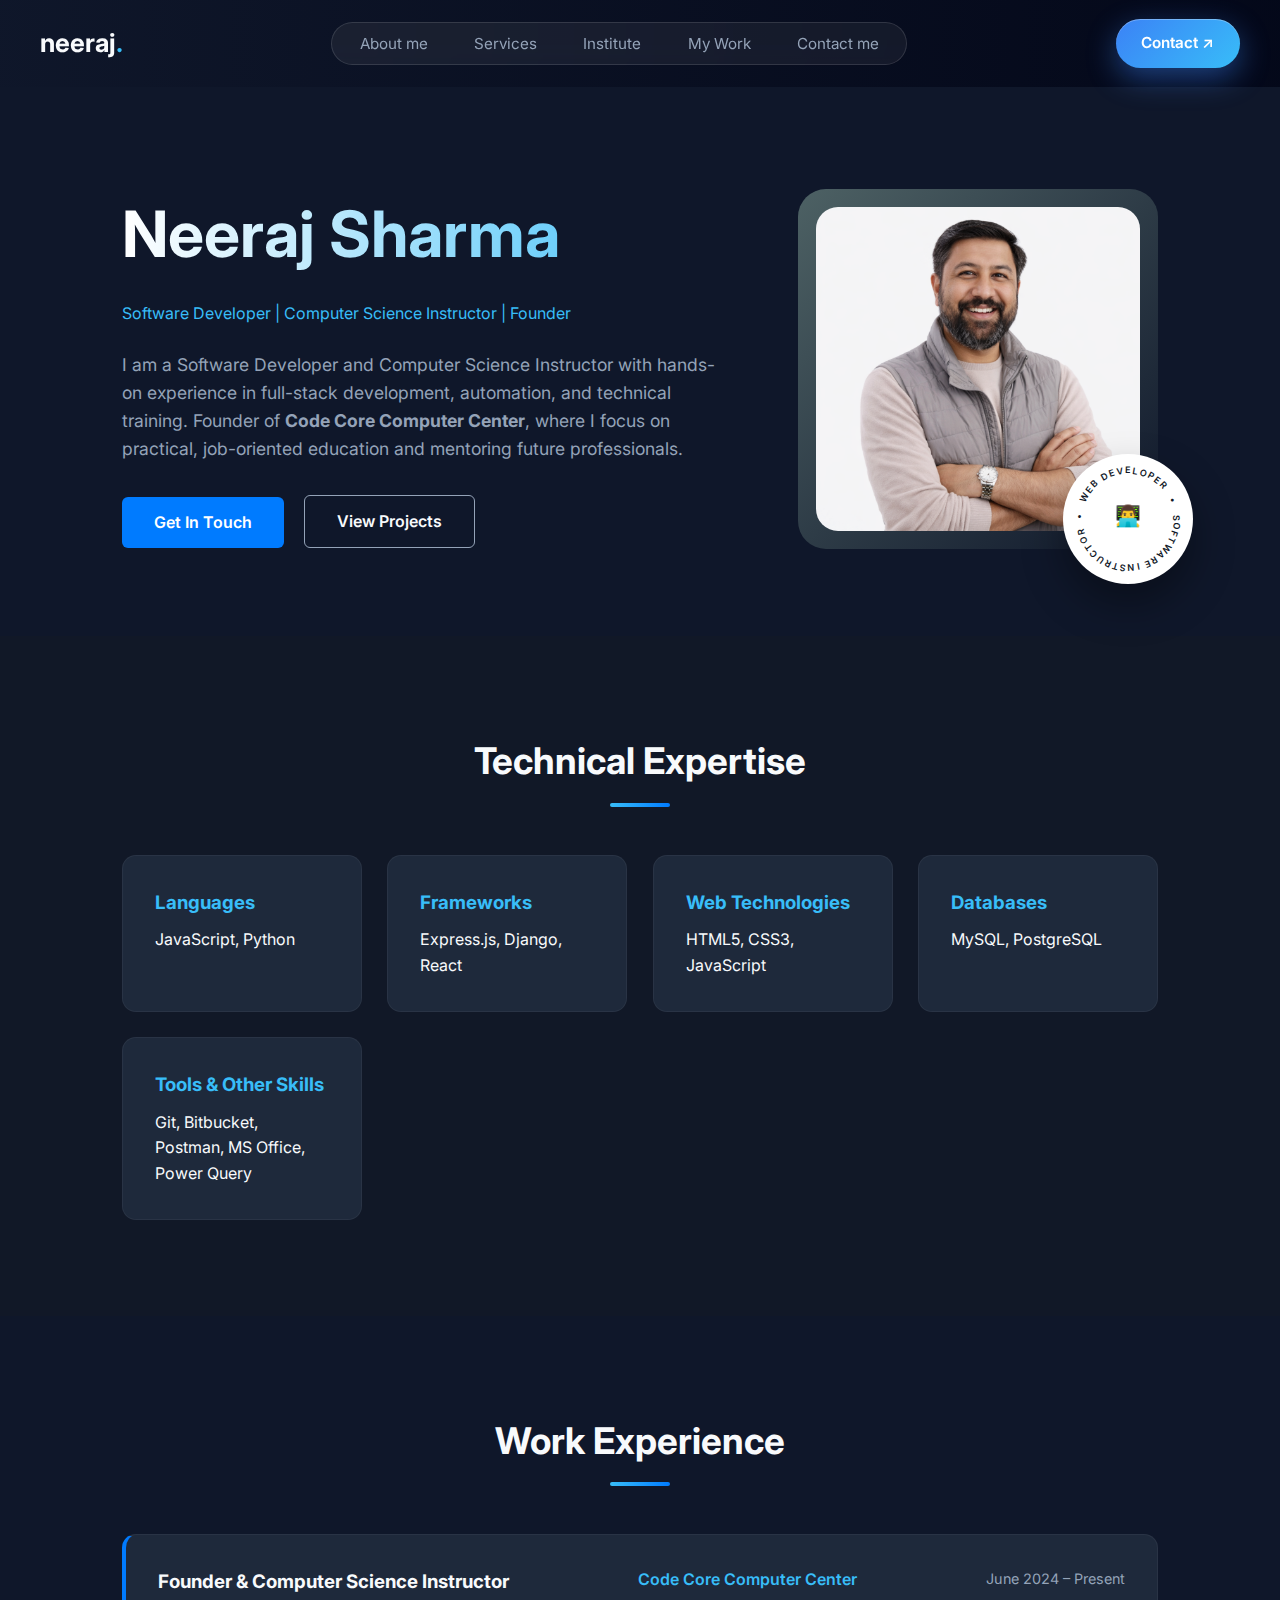
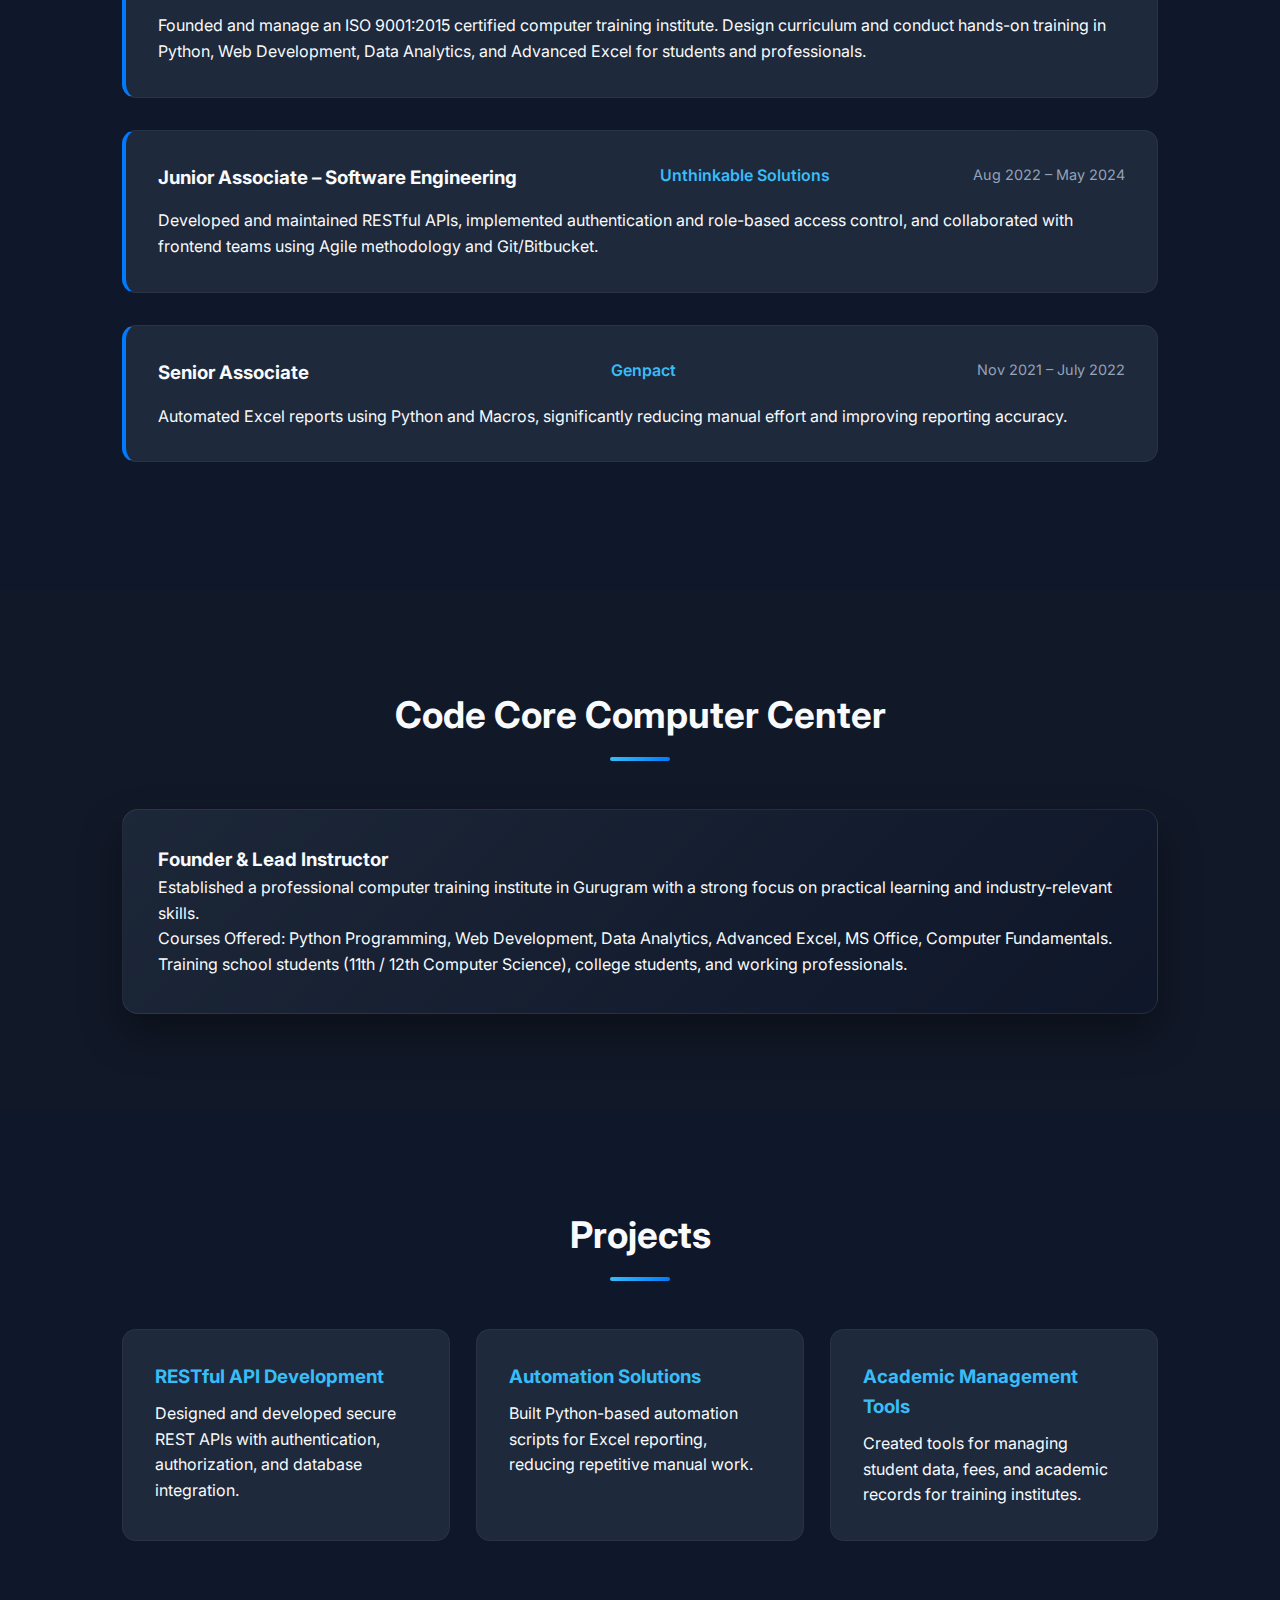
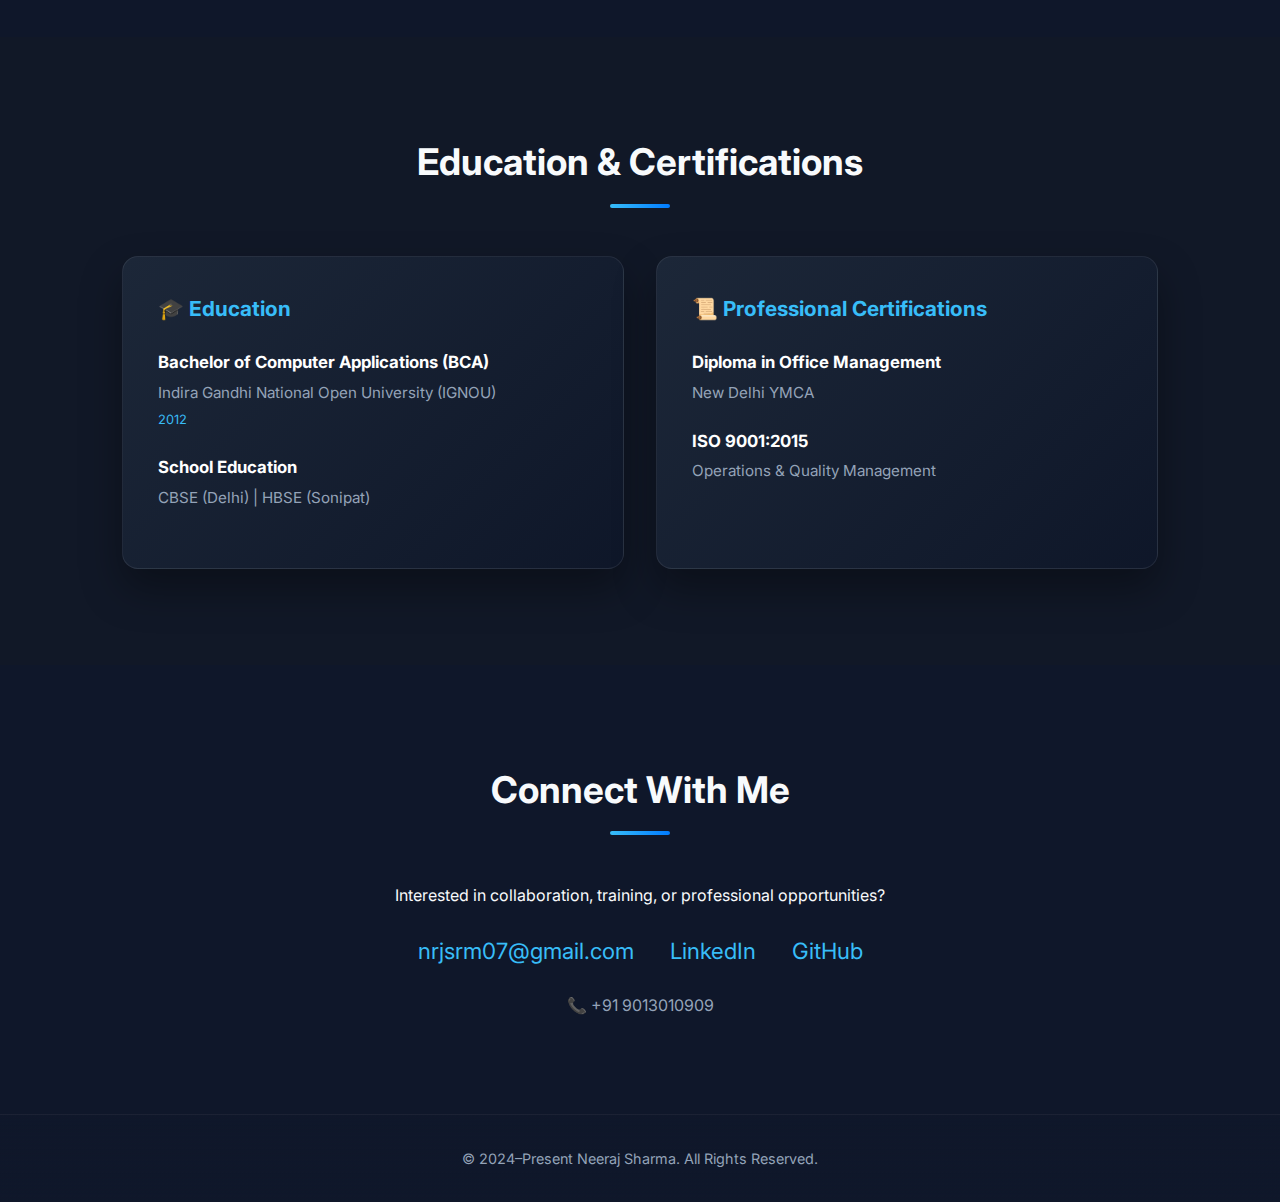
<file: Display-property/portfolio.html>
<!DOCTYPE html>
<html lang="en">

<head>
    <meta charset="UTF-8">
    <meta name="viewport" content="width=device-width, initial-scale=1.0">
    <title>Neeraj Sharma | Software Developer & Instructor</title>

    <!-- CSS -->
    <link rel="stylesheet" href="css/portfolio.css">

    <!-- Google Font -->
    <link href="https://fonts.googleapis.com/css2?family=Inter:wght@300;400;600;700&display=swap" rel="stylesheet">
</head>

<body>

    <!-- ================= NAVBAR ================= -->
    <nav class="pill-navbar">
        <div class="nav-container">

            <!-- Logo -->
            <div class="brand">
                neeraj<span>.</span>
            </div>

            <!-- Center Menu -->
            <ul class="pill-menu">
                <li><a href="#about">About me</a></li>
                <li><a href="#skills">Services</a></li>
                <li><a href="#institute">Institute</a></li>
                <li><a href="#projects">My Work</a></li>
                <li><a href="#contact">Contact me</a></li>
            </ul>

            <!-- Right Actions -->
            <div class="nav-actions">
                <a href="#contact" class="contact-btn">
                    Contact ↗
                </a>
            </div>

        </div>
    </nav>

    <!-- ================= HERO / ABOUT ================= -->
    <section id="about" class="hero">
        <div class="container hero-flex">

            <!-- LEFT CONTENT (Already exists) -->
            <div class="hero-content">
                <h1>Neeraj Sharma</h1>
                <p class="subtitle">Software Developer | Computer Science Instructor | Founder</p>

                <p class="description">
                    I am a Software Developer and Computer Science Instructor with hands-on experience
                    in full-stack development, automation, and technical training.
                    Founder of <strong>Code Core Computer Center</strong>, where I focus on
                    practical, job-oriented education and mentoring future professionals.
                </p>

                <div class="hero-btns">
                    <a href="#contact" class="btn primary">Get In Touch</a>
                    <a href="#projects" class="btn secondary">View Projects</a>
                </div>
            </div>

            <!-- RIGHT IMAGE -->
            <div class="hero-image">
                <img src="images/neeraj.png" alt="Neeraj Sharma">

                <!-- Rotating Badge -->
                <div class="hero-badge">
                    <svg viewBox="0 0 100 100">
                        <defs>
                            <path id="circlePath" d="M 50,50
                     m -35,0
                     a 35,35 0 1,1 70,0
                     a 35,35 0 1,1 -70,0" />
                        </defs>

                        <text>
                            <textPath href="#circlePath">
                                •&nbsp;&nbsp;&nbsp;WEB&nbsp;DEVELOPER&nbsp;&nbsp;&nbsp;•&nbsp;&nbsp;&nbsp;SOFTWARE&nbsp;INSTRUCTOR
                            </textPath>
                        </text>

                        <foreignObject x="35" y="35" width="30" height="30">
                            <div class="badge-icon">👨‍💻</div>
                        </foreignObject>
                    </svg>
                </div>
            </div>

        </div>
    </section>


    <!-- ================= SKILLS ================= -->
    <section id="skills" class="section bg-alt">
        <div class="container">
            <h2 class="section-title">Technical Expertise</h2>

            <div class="skills-grid">
                <div class="skill-card">
                    <h3>Languages</h3>
                    <p>JavaScript, Python</p>
                </div>

                <div class="skill-card">
                    <h3>Frameworks</h3>
                    <p>Express.js, Django, React</p>
                </div>

                <div class="skill-card">
                    <h3>Web Technologies</h3>
                    <p>HTML5, CSS3, JavaScript</p>
                </div>

                <div class="skill-card">
                    <h3>Databases</h3>
                    <p>MySQL, PostgreSQL</p>
                </div>

                <div class="skill-card">
                    <h3>Tools & Other Skills</h3>
                    <p>Git, Bitbucket, Postman, MS Office, Power Query</p>
                </div>
            </div>
        </div>
    </section>

    <!-- ================= EXPERIENCE ================= -->
    <section id="experience" class="section">
        <div class="container">
            <h2 class="section-title">Work Experience</h2>

            <div class="exp-item">
                <div class="exp-header">
                    <h3>Founder & Computer Science Instructor</h3>
                    <span class="company">Code Core Computer Center</span>
                    <span class="date">June 2024 – Present</span>
                </div>
                <p>
                    Founded and manage an ISO 9001:2015 certified computer training institute.
                    Design curriculum and conduct hands-on training in Python, Web Development,
                    Data Analytics, and Advanced Excel for students and professionals.
                </p>
            </div>

            <div class="exp-item">
                <div class="exp-header">
                    <h3>Junior Associate – Software Engineering</h3>
                    <span class="company">Unthinkable Solutions</span>
                    <span class="date">Aug 2022 – May 2024</span>
                </div>
                <p>
                    Developed and maintained RESTful APIs, implemented authentication and
                    role-based access control, and collaborated with frontend teams using
                    Agile methodology and Git/Bitbucket.
                </p>
            </div>

            <div class="exp-item">
                <div class="exp-header">
                    <h3>Senior Associate</h3>
                    <span class="company">Genpact</span>
                    <span class="date">Nov 2021 – July 2022</span>
                </div>
                <p>
                    Automated Excel reports using Python and Macros, significantly reducing
                    manual effort and improving reporting accuracy.
                </p>
            </div>
        </div>
    </section>

    <!-- ================= INSTITUTE ================= -->
    <section id="institute" class="section bg-alt">
        <div class="container">
            <h2 class="section-title">Code Core Computer Center</h2>

            <div class="edu-box">
                <h3>Founder & Lead Instructor</h3>
                <p>
                    Established a professional computer training institute in Gurugram
                    with a strong focus on practical learning and industry-relevant skills.
                </p>
                <p>
                    Courses Offered: Python Programming, Web Development, Data Analytics,
                    Advanced Excel, MS Office, Computer Fundamentals.
                </p>
                <p>
                    Training school students (11th / 12th Computer Science),
                    college students, and working professionals.
                </p>
            </div>
        </div>
    </section>

    <!-- ================= PROJECTS ================= -->
    <section id="projects" class="section">
        <div class="container">
            <h2 class="section-title">Projects</h2>

            <div class="skills-grid">
                <div class="skill-card">
                    <h3>RESTful API Development</h3>
                    <p>
                        Designed and developed secure REST APIs with authentication,
                        authorization, and database integration.
                    </p>
                </div>

                <div class="skill-card">
                    <h3>Automation Solutions</h3>
                    <p>
                        Built Python-based automation scripts for Excel reporting,
                        reducing repetitive manual work.
                    </p>
                </div>

                <div class="skill-card">
                    <h3>Academic Management Tools</h3>
                    <p>
                        Created tools for managing student data, fees, and academic records
                        for training institutes.
                    </p>
                </div>
            </div>
        </div>
    </section>

    <!-- ================= EDUCATION ================= -->
    <section id="education" class="section bg-alt">
        <div class="container">
            <h2 class="section-title">Education & Certifications</h2>

            <div class="grid-2">

                <!-- Education -->
                <div class="edu-box">
                    <h3 class="edu-title">🎓 Education</h3>

                    <div class="edu-item">
                        <h4>Bachelor of Computer Applications (BCA)</h4>
                        <p>Indira Gandhi National Open University (IGNOU)</p>
                        <span class="edu-year">2012</span>
                    </div>

                    <div class="edu-item">
                        <h4>School Education</h4>
                        <p>CBSE (Delhi) | HBSE (Sonipat)</p>
                    </div>
                </div>

                <!-- Certifications -->
                <div class="edu-box">
                    <h3 class="edu-title">📜 Professional Certifications</h3>

                    <div class="edu-item">
                        <h4>Diploma in Office Management</h4>
                        <p>New Delhi YMCA</p>
                    </div>

                    <div class="edu-item">
                        <h4>ISO 9001:2015</h4>
                        <p>Operations & Quality Management</p>
                    </div>
                </div>

            </div>
        </div>
    </section>


    <!-- ================= CONTACT ================= -->
    <section id="contact" class="section contact">
        <div class="container text-center">
            <h2 class="section-title">Connect With Me</h2>
            <p>Interested in collaboration, training, or professional opportunities?</p>

            <div class="contact-links">
                <a href="mailto:nrjsrm07@gmail.com">nrjsrm07@gmail.com</a>
                <a href="https://linkedin.com/in/nrjsrm07" target="_blank">LinkedIn</a>
                <a href="https://github.com/nrjsrm07" target="_blank">GitHub</a>
            </div>

            <p class="phone">📞 +91 9013010909</p>
        </div>
    </section>

    <!-- ================= FOOTER ================= -->
    <footer>
        <p>&copy; 2024–Present Neeraj Sharma. All Rights Reserved.</p>
    </footer>

</body>

</html>
</file>
<file: style.css>
* {
    margin: 0;
    padding: 0;
    box-sizing: border-box;
    font-family: Arial, Helvetica, sans-serif;
}

body {
    background-color: #f4f6f8;
    color: #333;
}

/* Header */
.header {
    background-color: #1e293b;
    color: white;
    text-align: center;
    padding: 30px 20px;
}

.header h1 {
    margin-bottom: 10px;
}

.header p {
    font-size: 16px;
    opacity: 0.9;
}

/* Main container */
.container {
    max-width: 1000px;
    margin: 40px auto;
    padding: 20px;
    display: grid;
    grid-template-columns: repeat(auto-fit, minmax(250px, 1fr));
    gap: 20px;
}

/* Cards */
.card {
    background-color: white;
    padding: 25px;
    border-radius: 10px;
    text-decoration: none;
    color: #333;
    box-shadow: 0 4px 10px rgba(0,0,0,0.1);
    transition: transform 0.3s, box-shadow 0.3s;
}

.card h2 {
    margin-bottom: 10px;
    color: #1e293b;
}

.card p {
    font-size: 14px;
    color: #555;
}

/* Hover effect */
.card:hover {
    transform: translateY(-6px);
    box-shadow: 0 10px 20px rgba(0,0,0,0.15);
}

/* Footer */
.footer {
    text-align: center;
    padding: 15px;
    background-color: #e2e8f0;
    font-size: 14px;
}
</file>
<file: Display Property/style.css>
/* General Styles */
body {
    font-family: Arial, sans-serif;
    line-height: 1.6;
    margin: 20px;
}

section {
    margin-bottom: 40px;
    border: 1px solid #ccc;
    padding: 20px;
    border-radius: 5px;
}

h1, h2 {
    color: #333;
}

p {
    color: #666;
}

/* Display Block */
.block-container {
    display: block;
}

.block-item {
    display: block;
    background-color: #e0f7fa;
    border: 1px solid #00bcd4;
    padding: 10px;
    margin-bottom: 10px;
    width: 300px;  /* Optional */
}

/* Display Inline */
.inline-container {
    display: block; /* Container is block, but children are inline */
}

.inline-item {
    display: inline;
    background-color: #f3e5f5;
    border: 1px solid #9c27b0;
    padding: 10px;
    margin: 5px;
}

/* Display Inline-Block */
.inline-block-container {
    display: block;
}

.inline-block-item {
    display: inline-block;
    background-color: #fff3e0;
    border: 1px solid #ff9800;
    padding: 10px;
    margin: 5px;
    width: 150px;
    height: 50px;
}

/* Display None */
.none-container {
    display: block;
}

.visible-item {
    display: block;
    background-color: #e8f5e8;
    border: 1px solid #4caf50;
    padding: 10px;
    margin-bottom: 10px;
}

.hidden-item {
    display: none;
    background-color: #ffebee;
    border: 1px solid #f44336;
    padding: 10px;
    margin-bottom: 10px;
}

/* Display Flex */
.flex-container {
    display: flex;
    justify-content: space-around;
    align-items: center;
    height: 100px;
    background-color: #f5f5f5;
    border: 1px solid #9e9e9e;
}

.flex-item {
    background-color: #c8e6c9;
    border: 1px solid #4caf50;
    padding: 10px;
    flex: 1;
    text-align: center;
}

/* Display Inline-Flex */
.inline-flex-demo {
    display: block;
}

.inline-flex-container {
    display: inline-flex;
    justify-content: space-around;
    align-items: center;
    height: 80px;
    background-color: #f5f5f5;
    border: 1px solid #9e9e9e;
    padding: 10px;
}

.inline-flex-item {
    background-color: #ffcdd2;
    border: 1px solid #f44336;
    padding: 10px;
    flex: 1;
    text-align: center;
}

/* Display Grid */
.grid-container {
    display: grid;
    grid-template-columns: repeat(2, 1fr);
    grid-template-rows: repeat(2, 1fr);
    gap: 10px;
    height: 200px;
    background-color: #f5f5f5;
    border: 1px solid #9e9e9e;
    padding: 10px;
}

.grid-item {
    background-color: #bbdefb;
    border: 1px solid #2196f3;
    padding: 10px;
    text-align: center;
}

/* Display Inline-Grid */
.inline-grid-demo {
    display: block;
}

.inline-grid-container {
    display: inline-grid;
    grid-template-columns: repeat(2, 1fr);
    grid-template-rows: repeat(2, 1fr);
    gap: 5px;
    height: 150px;
    background-color: #f5f5f5;
    border: 1px solid #9e9e9e;
    padding: 10px;
}

.inline-grid-item {
    background-color: #ffecb3;
    border: 1px solid #ff9800;
    padding: 5px;
    text-align: center;
    font-size: 12px;
}

/* Display List-Item */
.list-item-container {
    display: block;
}

.list-item {
    display: list-item;
    background-color: #e1f5fe;
    border: 1px solid #0277bd;
    padding: 10px;
    margin-left: 20px;
}

/* Display Flow-Root */
.flow-root-container {
    display: flow-root;
    background-color: #f3e5f5;
    border: 1px solid #7b1fa2;
    padding: 10px;
}

.float-element {
    float: left;
    width: 100px;
    height: 60px;
    background-color: #ba68c8;
    margin-right: 10px;
    text-align: center;
    line-height: 60px;
    color: white;
}

/* Display Contents */
.contents-container {
    display: block;
    background-color: #fff8e1;
    border: 1px solid #f57c00;
    padding: 10px;
}

.contents-element {
    display: contents;
    background-color: #ffb74d; /* This background won't show */
    border: 2px solid #e65100; /* This border won't show */
    padding: 10px; /* This padding won't apply */
}

/* Global Display Keywords */
.global-demo {
    display: block;
}

.parent-with-display {
    display: flex;
    background-color: #e8f5e8;
    border: 1px solid #2e7d32;
    padding: 10px;
    margin-bottom: 10px;
}

.inherit-child {
    display: inherit; /* Inherits flex from parent */
    background-color: #c8e6c9;
    border: 1px solid #388e3c;
    padding: 10px;
    flex: 1;
    text-align: center;
}

.initial-child {
    display: initial; /* Initial value is inline */
    background-color: #ffcdd2;
    border: 1px solid #d32f2f;
    padding: 10px;
    text-align: center;
}

.unset-child {
    display: unset; /* Since display is not inherited, acts as initial (inline) */
    background-color: #fff9c4;
    border: 1px solid #f57f17;
    padding: 10px;
    text-align: center;
}

.revert-child {
    display: revert; /* Reverts to user agent default, which for div is block */
    background-color: #d1c4e9;
    border: 1px solid #673ab7;
    padding: 10px;
    text-align: center;
}

.nav-btn {
    margin-top: 15px;
    padding: 10px 20px;
    background-color: #4aa3df;
    color: white;
    border: none;
    cursor: pointer;
    font-size: 16px;
}

.nav-btn:hover {
    background-color: #2c80b4;
}
</file>
<file: Display-property/style.css>
/* General Styles */
body {
    font-family: Arial, sans-serif;
    line-height: 1.6;
    margin: 20px;
}

section {
    margin-bottom: 40px;
    border: 1px solid #ccc;
    padding: 20px;
    border-radius: 5px;
}

h1, h2 {
    color: #333;
}

p {
    color: #666;
}

/* Display Block */
.block-container {
    display: block;
}

.block-item {
    display: block;
    background-color: #e0f7fa;
    border: 1px solid #00bcd4;
    padding: 10px;
    margin-bottom: 10px;
    width: 300px;  /* Optional */
}

/* Display Inline */
.inline-container {
    display: block; /* Container is block, but children are inline */
}

.inline-item {
    display: inline;
    background-color: #f3e5f5;
    border: 1px solid #9c27b0;
    padding: 10px;
    margin: 5px;
}

/* Display Inline-Block */
.inline-block-container {
    display: block;
}

.inline-block-item {
    display: inline-block;
    background-color: #fff3e0;
    border: 1px solid #ff9800;
    padding: 10px;
    margin: 5px;
    width: 150px;
    height: 50px;
}

/* Display None */
.none-container {
    display: block;
}

.visible-item {
    display: block;
    background-color: #e8f5e8;
    border: 1px solid #4caf50;
    padding: 10px;
    margin-bottom: 10px;
}

.hidden-item {
    display: none;
    background-color: #ffebee;
    border: 1px solid #f44336;
    padding: 10px;
    margin-bottom: 10px;
}

/* Display Flex */
.flex-container {
    display: flex;
    justify-content: space-around;
    align-items: center;
    height: 100px;
    background-color: #f5f5f5;
    border: 1px solid #9e9e9e;
}

.flex-item {
    background-color: #c8e6c9;
    border: 1px solid #4caf50;
    padding: 10px;
    flex: 1;
    text-align: center;
}

/* Display Inline-Flex */
.inline-flex-demo {
    display: block;
}

.inline-flex-container {
    display: inline-flex;
    justify-content: space-around;
    align-items: center;
    height: 80px;
    background-color: #f5f5f5;
    border: 1px solid #9e9e9e;
    padding: 10px;
}

.inline-flex-item {
    background-color: #ffcdd2;
    border: 1px solid #f44336;
    padding: 10px;
    flex: 1;
    text-align: center;
}

/* Display Grid */
.grid-container {
    display: grid;
    grid-template-columns: repeat(2, 1fr);
    grid-template-rows: repeat(2, 1fr);
    gap: 10px;
    height: 200px;
    background-color: #f5f5f5;
    border: 1px solid #9e9e9e;
    padding: 10px;
}

.grid-item {
    background-color: #bbdefb;
    border: 1px solid #2196f3;
    padding: 10px;
    text-align: center;
}

/* Display Inline-Grid */
.inline-grid-demo {
    display: block;
}

.inline-grid-container {
    display: inline-grid;
    grid-template-columns: repeat(2, 1fr);
    grid-template-rows: repeat(2, 1fr);
    gap: 5px;
    height: 150px;
    background-color: #f5f5f5;
    border: 1px solid #9e9e9e;
    padding: 10px;
}

.inline-grid-item {
    background-color: #ffecb3;
    border: 1px solid #ff9800;
    padding: 5px;
    text-align: center;
    font-size: 12px;
}

/* Display List-Item */
.list-item-container {
    display: block;
}

.list-item {
    display: list-item;
    background-color: #e1f5fe;
    border: 1px solid #0277bd;
    padding: 10px;
    margin-left: 20px;
}

/* Display Flow-Root */
.flow-root-container {
    display: flow-root;
    background-color: #f3e5f5;
    border: 1px solid #7b1fa2;
    padding: 10px;
}

.float-element {
    float: left;
    width: 100px;
    height: 60px;
    background-color: #ba68c8;
    margin-right: 10px;
    text-align: center;
    line-height: 60px;
    color: white;
}

/* Display Contents */
.contents-container {
    display: block;
    background-color: #fff8e1;
    border: 1px solid #f57c00;
    padding: 10px;
}

.contents-element {
    display: contents;
    background-color: #ffb74d; /* This background won't show */
    border: 2px solid #e65100; /* This border won't show */
    padding: 10px; /* This padding won't apply */
}

/* Global Display Keywords */
.global-demo {
    display: block;
}

.parent-with-display {
    display: flex;
    background-color: #e8f5e8;
    border: 1px solid #2e7d32;
    padding: 10px;
    margin-bottom: 10px;
}

.inherit-child {
    display: inherit; /* Inherits flex from parent */
    background-color: #c8e6c9;
    border: 1px solid #388e3c;
    padding: 10px;
    flex: 1;
    text-align: center;
}

.initial-child {
    display: initial; /* Initial value is inline */
    background-color: #ffcdd2;
    border: 1px solid #d32f2f;
    padding: 10px;
    text-align: center;
}

.unset-child {
    display: unset; /* Since display is not inherited, acts as initial (inline) */
    background-color: #fff9c4;
    border: 1px solid #f57f17;
    padding: 10px;
    text-align: center;
}

.revert-child {
    display: revert; /* Reverts to user agent default, which for div is block */
    background-color: #d1c4e9;
    border: 1px solid #673ab7;
    padding: 10px;
    text-align: center;
}

.nav-btn {
    margin-top: 15px;
    padding: 10px 20px;
    background-color: #4aa3df;
    color: white;
    border: none;
    cursor: pointer;
    font-size: 16px;
}

.nav-btn:hover {
    background-color: #2c80b4;
}
</file>
<file: Display Property/flex.css>
/* ================= BASIC STYLES ================= */

body {
  font-family: Arial, sans-serif;
  padding: 20px;
}

h1 {
  color: #2c3e50;
}

h2 {
  margin-top: 40px;
  color: #34495e;
}

.note {
  background: #f1f1f1;
  padding: 10px;
}

/* ================= FLEX CONTAINER ================= */

.container {
  display: flex;
  border: 2px dashed #999;
  padding: 10px;
  margin-bottom: 10px;
}

/* ================= FLEX ITEMS ================= */

.box {
  background: #4aa3df;
  color: white;
  padding: 15px;
  margin: 5px;
  text-align: center;
  font-weight: bold;
}

/* ================= FLEX DIRECTION ================= */

.row {
  flex-direction: row;
}

.column {
  flex-direction: column;
}

/* ================= JUSTIFY CONTENT ================= */

.justify-center {
  justify-content: center;
}

.justify-between {
  justify-content: space-between;
}

/* ================= ALIGN ITEMS ================= */

.height {
  height: 150px;
}

.align-center {
  align-items: center;
}

.align-start {
  align-items: flex-start;
}

.small {
  height: 40px;
}

.big {
  height: 80px;
}

/* ================= FLEX WRAP ================= */

.wrap {
  flex-wrap: wrap;
}

.wide {
  width: 180px;
}

/* ================= GAP ================= */

.gap-demo {
  gap: 20px;
}

/* ================= ORDER ================= */

.order1 { order: 1; }
.order2 { order: 2; }
.order3 { order: 3; }

/* ================= FLEX GROW ================= */

.grow1 { flex-grow: 1; }
.grow2 { flex-grow: 2; }

/* ================= FLEX SHRINK ================= */

.small-width {
  width: 300px;
}

.shrink0 {
  flex-shrink: 0;
  background: #e74c3c;
}

/* ================= FLEX BASIS ================= */

.basis {
  flex-basis: 200px;
  background: #8e44ad;
}

/* ================= FLEX SHORTHAND ================= */

.flex1 {
  flex: 1;
}

/* ================= ALIGN SELF ================= */

.self-end {
  align-self: flex-end;
  background: #27ae60;
}
</file>
<file: Display Property/position_demo.css>
/* ===== GLOBAL STYLES ===== */
body {
  font-family: Arial, sans-serif;
  margin: 0;
  padding: 0;
  line-height: 1.6;
}

section {
  padding: 25px;
  border-bottom: 2px dashed #ccc;
}

h2 {
  margin-top: 40px;
  color: #333;
}

.note {
  background: #f9f9f9;
  padding: 10px;
  border-left: 4px solid #4CAF50;
  margin-top: 10px;
}

/* ===== COMMON BOX ===== */
.box {
  width: 130px;
  height: 130px;
  color: white;
  font-weight: bold;
  display: flex;
  align-items: center;
  justify-content: center;
  margin: 15px 0;
}

/* ===== STICKY NAVBAR ===== */
.navbar {
  position: sticky;
  top: 0;
  background: black;
  color: white;
  padding: 15px;
  font-size: 18px;
  z-index: 3;
}

/* ===== STATIC ===== */
.static-box {
  position: static;
  background: #607D8B;
}

/* ===== RELATIVE ===== */
.relative-box {
  position: relative;
  top: 20px;
  left: 40px;
  background: #FF9800;
}

/* ===== ABSOLUTE ===== */
.parent {
  position: relative; /* VERY IMPORTANT */
  height: 220px;
  background: #eee;
  border: 2px solid #999;
  padding: 10px;
}

.absolute-box {
  position: absolute;
  top: 20px;
  right: 20px;
  background: #9C27B0;
}

/* ===== FIXED ===== */
.fixed-box {
  position: fixed;
  bottom: 20px;
  right: 20px;
  background: #E91E63;
  z-index: 4;
}

/* ===== Z-INDEX ===== */
.z-container {
  position: relative;
  height: 200px;
  margin-top: 20px;
}

.z-low {
  position: absolute;
  top: 30px;
  left: 30px;
  background: red;
  z-index: 1;
}

.z-high {
  position: absolute;
  top: 60px;
  left: 60px;
  background: blue;
  z-index: 2;
}

/* ===== SCROLL AREA ===== */
.scroll-area {
  height: 900px;
}


.container {
  padding: 20px;
  background: #eee;
}

.box {
  width: 120px;
  height: 120px;
  margin-bottom: 20px;
  color: white;
  font-weight: bold;
  display: flex;
  align-items: center;
  justify-content: center;
}

/* STATIC */
.static {
  position: static;
  background: steelblue;
  top: 80px;   /* ❌ no effect */
  left: 40px;
}

/* RELATIVE */
.relative {
  position: relative;
  background: orange;
  top: 40px;   /* ✅ moves */
  left: 70px;
}
</file>
<file: Display Property/pseudo_class.css>
/* Basic page styling */
body {
    font-family: Arial, sans-serif;
    padding: 20px;
}

section {
    margin-bottom: 30px;
}

/* -------------------------
   PSEUDO-CLASSES
-------------------------- */

/* Hover */
.btn:hover {
    background-color: rgb(125, 204, 125);
    color: rgb(218, 50, 209);
}

/* Active */
.btn:active {
    background-color: rgb(207, 206, 148);
    color: black;
    transform: scale(0.95);
}

/* Button base */
.btn {
    padding: 10px 20px;
    font-size: 16px;
    cursor: pointer;
}

/* Focus */
input:focus {
    outline: none;
    border: 2px solid blue;
    background-color: #eef;
}

/* Visited */
a:visited {
    color: rgb(219, 124, 219);
}

/* Checked */
input:checked + label {
    color: green;
    font-weight: bold;
}

/* nth-of-type */
p:nth-of-type(2) {
    color: red;
    font-weight: bold;
}

/* -------------------------
   PSEUDO-ELEMENTS
-------------------------- */

/* Before */
h2::before {
    content: "👉 ";
    color: orange;
}

/* After */
h2::after {
    content: " ✔";
    color: green;
}

/* First letter */
.story::first-letter {
    font-size: 40px;
    color: red;
    font-weight: bold;
}

/* First line */
.story::first-line {
    color: blue;
    font-weight: bold;
}

/* Selection */
.story::selection {
    background-color: rgb(221, 226, 176);
    color: rgb(214, 15, 115);
}
</file>
<file: Display Property/resume.css>
body {
    font-family: Arial, sans-serif;
    background-color: #f4f6f8;
    margin: 0;
    padding: 20px;
}

.resume {
    max-width: 700px;
    background: #ffffff;
    margin: auto;
    padding: 30px;
    border-radius: 8px;
}

header {
    text-align: center;
    border-bottom: 2px solid #ddd;
    padding-bottom: 15px;
}

header h1 {
    margin: 0;
    color: #333;
}

.title {
    color: #555;
    font-size: 16px;
}

section {
    margin-top: 25px;
}

section h2 {
    color: #2c3e50;
    border-bottom: 1px solid #ddd;
    padding-bottom: 5px;
}

ul {
    padding-left: 20px;
}

ul li {
    margin-bottom: 5px;
}
</file>
<file: Display-property/display.css>
/* General Styles */
body {
    font-family: Arial, sans-serif;
    line-height: 1.6;
    margin: 20px;
}

section {
    margin-bottom: 40px;
    border: 1px solid #ccc;
    padding: 20px;
    border-radius: 5px;
}

h1, h2 {
    color: #333;
}

p {
    color: #666;
}

/* Display Block */
.block-container {
    display: block;
}

.block-item {
    display: block;
    background-color: #e0f7fa;
    border: 1px solid #00bcd4;
    padding: 10px;
    margin-bottom: 10px;
    width: 300px;  /* Optional */
}

/* Display Inline */
.inline-container {
    display: block; /* Container is block, but children are inline */
}

.inline-item {
    display: inline;
    background-color: #f3e5f5;
    border: 1px solid #9c27b0;
    padding: 10px;
    margin: 5px;
}

/* Display Inline-Block */
.inline-block-container {
    display: block;
}

.inline-block-item {
    display: inline-block;
    background-color: #fff3e0;
    border: 1px solid #ff9800;
    padding: 10px;
    margin: 5px;
    width: 150px;
    height: 50px;
}

/* Display None */
.none-container {
    display: block;
}

.visible-item {
    display: block;
    background-color: #e8f5e8;
    border: 1px solid #4caf50;
    padding: 10px;
    margin-bottom: 10px;
}

.hidden-item {
    display: none;
    background-color: #ffebee;
    border: 1px solid #f44336;
    padding: 10px;
    margin-bottom: 10px;
}

/* Display Flex */
.flex-container {
    display: flex;
    justify-content: space-around;
    align-items: center;
    height: 100px;
    background-color: #f5f5f5;
    border: 1px solid #9e9e9e;
}

.flex-item {
    background-color: #c8e6c9;
    border: 1px solid #4caf50;
    padding: 10px;
    flex: 1;
    text-align: center;
}

/* Display Inline-Flex */
.inline-flex-demo {
    display: block;
}

.inline-flex-container {
    display: inline-flex;
    justify-content: space-around;
    align-items: center;
    height: 80px;
    background-color: #f5f5f5;
    border: 1px solid #9e9e9e;
    padding: 10px;
}

.inline-flex-item {
    background-color: #ffcdd2;
    border: 1px solid #f44336;
    padding: 10px;
    flex: 1;
    text-align: center;
}

/* Display Grid */
.grid-container {
    display: grid;
    grid-template-columns: repeat(2, 1fr);
    grid-template-rows: repeat(2, 1fr);
    gap: 10px;
    height: 200px;
    background-color: #f5f5f5;
    border: 1px solid #9e9e9e;
    padding: 10px;
}

.grid-item {
    background-color: #bbdefb;
    border: 1px solid #2196f3;
    padding: 10px;
    text-align: center;
}

/* Display Inline-Grid */
.inline-grid-demo {
    display: block;
}

.inline-grid-container {
    display: inline-grid;
    grid-template-columns: repeat(2, 1fr);
    grid-template-rows: repeat(2, 1fr);
    gap: 5px;
    height: 150px;
    background-color: #f5f5f5;
    border: 1px solid #9e9e9e;
    padding: 10px;
}

.inline-grid-item {
    background-color: #ffecb3;
    border: 1px solid #ff9800;
    padding: 5px;
    text-align: center;
    font-size: 12px;
}

/* Display List-Item */
.list-item-container {
    display: block;
}

.list-item {
    display: list-item;
    background-color: #e1f5fe;
    border: 1px solid #0277bd;
    padding: 10px;
    margin-left: 20px;
}

/* Display Flow-Root */
.flow-root-container {
    display: flow-root;
    background-color: #f3e5f5;
    border: 1px solid #7b1fa2;
    padding: 10px;
}

.float-element {
    float: left;
    width: 100px;
    height: 60px;
    background-color: #ba68c8;
    margin-right: 10px;
    text-align: center;
    line-height: 60px;
    color: white;
}

/* Display Contents */
.contents-container {
    display: block;
    background-color: #fff8e1;
    border: 1px solid #f57c00;
    padding: 10px;
}

.contents-element {
    display: contents;
    background-color: #ffb74d; /* This background won't show */
    border: 2px solid #e65100; /* This border won't show */
    padding: 10px; /* This padding won't apply */
}

/* Global Display Keywords */
.global-demo {
    display: block;
}

.parent-with-display {
    display: flex;
    background-color: #e8f5e8;
    border: 1px solid #2e7d32;
    padding: 10px;
    margin-bottom: 10px;
}

.inherit-child {
    display: inherit; /* Inherits flex from parent */
    background-color: #c8e6c9;
    border: 1px solid #388e3c;
    padding: 10px;
    flex: 1;
    text-align: center;
}

.initial-child {
    display: initial; /* Initial value is inline */
    background-color: #ffcdd2;
    border: 1px solid #d32f2f;
    padding: 10px;
    text-align: center;
}

.unset-child {
    display: unset; /* Since display is not inherited, acts as initial (inline) */
    background-color: #fff9c4;
    border: 1px solid #f57f17;
    padding: 10px;
    text-align: center;
}

.revert-child {
    display: revert; /* Reverts to user agent default, which for div is block */
    background-color: #d1c4e9;
    border: 1px solid #673ab7;
    padding: 10px;
    text-align: center;
}

.nav-btn {
    margin-top: 15px;
    padding: 10px 20px;
    background-color: #4aa3df;
    color: white;
    border: none;
    cursor: pointer;
    font-size: 16px;
}

.nav-btn:hover {
    background-color: #2c80b4;
}
</file>
<file: Display-property/css/grid.css>
.root {
    box-sizing: border-box
}

:root {
    --bg: #f7f8fb;
    --card: #ffffff;
    --muted: #6b7280;
    --accent: #0f62fe;
    --accent-2: #0b5ed7;
    --success: #16a34a;
    --gap: 18px;
    --radius: 8px;
    --max-width: 1100px;
}

*,
:before,
:after {
    box-sizing: inherit
}

body {
    font-family: Inter, system-ui, -apple-system, "Segoe UI", Roboto, "Helvetica Neue", Arial;
    margin: 24px;
    color: #111827;
    background: var(--bg);
    -webkit-font-smoothing: antialiased;
}

.page {
    max-width: var(--max-width);
    margin: 0 auto;
    display: grid;
    grid-template-columns: 320px 1fr;
    gap: 32px;
    align-items: start
}

.toc {
    background: var(--card);
    border-radius: var(--radius);
    padding: 18px;
    border: 1px solid rgba(16, 24, 40, 0.06);
    box-shadow: 0 6px 18px rgba(16, 24, 40, 0.03)
}

.toc-inner h1 {
    font-size: 1.05rem;
    margin: 0 0 8px
}

.lead {
    margin: 0 0 12px;
    color: var(--muted);
    font-size: 0.95rem
}

.muted {
    color: var(--muted);
    font-size: 0.9rem
}

.toc a {
    color: var(--accent-2);
    text-decoration: none
}

.content {
    padding: 0
}

.card {
    background: var(--card);
    border-radius: 8px;
    padding: 12px;
    margin-bottom: 18px;
    border: 1px solid rgba(16, 24, 40, 0.04);
    box-shadow: 0 2px 6px rgba(16, 24, 40, 0.02)
}

.card-head h2 {
    margin: 0;
    font-size: 1.05rem
}

.card-head .muted {
    margin-top: 6px
}

.card-body {
    margin-top: 12px
}

.example {
    background: transparent;
    padding: 0;
    border: none
}

.ex-grid {
    display: grid;
    background: linear-gradient(180deg, #ffffff, #fbfcfd);
    border: 1px solid rgba(16, 24, 40, 0.04);
    padding: 10px;
    align-items: start
}

.ex {
    background: var(--accent);
    color: #fff;
    padding: 12px;
    text-align: center;
    font-weight: 600;
    border-radius: 6px
}

.ex-grid .ex {
    box-shadow: 0 1px 0 rgba(0, 0, 0, 0.04)
}

/* specific example rules (kept concise) */
.ex-display {
    grid-template-columns: repeat(3, 1fr);
    gap: 10px
}

.ex-template {
    grid-template-columns: 120px 1fr 2fr;
    grid-auto-rows: 60px;
    gap: 10px
}

.ex-areas {
    grid-template-columns: 200px 1fr;
    grid-template-rows: 60px 1fr 40px;
    grid-template-areas: "header header" "sidebar content" "footer footer";
    gap: 10px
}

.ex-areas>.a {
    grid-area: header;
    background: #1976d2;
    color: white;
}

.ex-areas>.b {
    grid-area: sidebar;
    background: #0288d1;
    color: white;
}

.ex-areas>.c {
    grid-area: content;
    background: #03a9f4;
    color: white;
}

.ex-areas>.d {
    grid-area: footer;
    background: #01579b;
    color: white;
}

.ex-auto-flow {
    grid-template-columns: repeat(3, 120px);
    grid-auto-rows: 80px;
    grid-auto-flow: row;
    gap: 10px
}

.ex-gap {
    grid-template-columns: repeat(4, 1fr);
    gap: 20px
}

.ex-align {
    grid-template-columns: repeat(4, 1fr);
    grid-auto-rows: 90px;
    justify-items: center;
    align-items: center;
    gap: 10px
}

.ex-align .ex.small {
    background: #6a1b9a;
    padding: 8px;
    width: 58px
}

.ex-shorthand {
    grid: auto / auto 1fr 2fr;
    gap: 10px
}

.ex-lines {
    grid-template-columns: repeat(3, 1fr);
    gap: 10px
}

.ex-lines .item-wide {
    grid-column: 1 / 3;
    background: #ef6c00
}

.ex-areas-2 {
    grid-template-columns: 200px 1fr;
    grid-template-rows: 60px 1fr 40px;
    grid-template-areas: "head head" "side cont" "foot foot";
    gap: 10px
}

.ex-areas-2 .head {
    grid-area: head;
    background: #8e24aa
}

.ex-areas-2 .side {
    grid-area: side;
    background: #7b1fa2
}

.ex-areas-2 .cont {
    grid-area: cont;
    background: #ba68c8
}

.ex-areas-2 .foot {
    grid-area: foot;
    background: #6a1b9a
}

.ex-self {
    grid-template-columns: repeat(3, 1fr);
    grid-auto-rows: 80px;
    align-items: start;
    gap: 10px
}

.ex-self .left {
    justify-self: start;
    background: #2e7d32
}

.ex-self .center {
    justify-self: center;
    background: #43a047
}

.ex-self .right {
    justify-self: end;
    background: #66bb6a
}

.ex-repeat {
    grid-template-columns: repeat(3, 1fr);
    gap: 10px
}

.ex-minmax {
    grid-template-columns: repeat(3, minmax(100px, 1fr));
    gap: 10px
}

.ex-fr {
    grid-template-columns: 1fr 2fr;
    gap: 10px
}

/* small utilities */
.code {
    margin-top: 12px;
    background: #0b1220;
    color: #e6eef8;
    padding: 12px;
    border-radius: 6px;
    overflow: auto
}

.code code {
    display: block;
    white-space: pre;
    font-family: ui-monospace, SFMono-Regular, Menlo, Monaco, "Roboto Mono", "Courier New", monospace;
    font-size: 0.9rem
}

footer {
    margin-top: 18px;
    color: var(--muted);
    font-size: 0.95rem
}

@media (max-width:860px) {
    .page {
        grid-template-columns: 1fr;
        gap: 18px;
        padding: 12px
    }

    .toc {
        max-width: none
    }
}
</file>
<file: Display-property/css/portfolio.css>
/* =======================
   GLOBAL RESET & VARIABLES
======================= */
* {
    margin: 0;
    padding: 0;
    box-sizing: border-box;
}

:root {
    --primary: #007bff;
    --bg-dark: #0f172a;
    --bg-card: #1e293b;
    --text-light: #f8fafc;
    --text-muted: #94a3b8;
    --accent: #38bdf8;
}

/* =======================
   BASE STYLES
======================= */
html {
    scroll-behavior: smooth;
}

body {
    font-family: 'Inter', sans-serif;
    line-height: 1.6;
    background-color: var(--bg-dark);
    color: var(--text-light);
}

.container {
    max-width: 1100px;
    margin: auto;
    padding: 0 2rem;
}

/* =======================
   PILL NAVBAR
======================= */
.pill-navbar {
    position: sticky;
    top: 0;
    z-index: 1000;
    padding: 1.2rem 2rem;
    background: linear-gradient(90deg,
            rgba(15, 23, 42, 0.85),
            rgba(2, 6, 23, 0.85));
    backdrop-filter: blur(14px);
}

.nav-container {
    max-width: 1200px;
    margin: auto;
    display: flex;
    align-items: center;
    justify-content: space-between;
}

/* =======================
   BRAND
======================= */
.brand {
    font-size: 1.6rem;
    font-weight: 700;
    color: var(--text-light);
}

.brand span {
    color: var(--accent);
}

/* =======================
   CENTER PILL MENU
======================= */
.pill-menu {
    list-style: none;
    display: flex;
    justify-content: center;
    gap: 0.5rem;
    padding: 0.5rem;
    background: rgba(255, 255, 255, 0.06);
    border-radius: 50px;
    backdrop-filter: blur(10px);
    border: 1px solid rgba(255, 255, 255, 0.12);
}

.pill-menu li a {
    padding: 0.6rem 1.2rem;
    border-radius: 40px;
    text-decoration: none;
    color: var(--text-muted);
    font-size: 0.95rem;
    transition:
        background 0.3s ease,
        color 0.3s ease;
}


/* =======================
   NAVBAR LINK UNDERLINE
======================= */
.pill-menu li a {
    position: relative;
}

.pill-menu li a::after {
    content: "";
    position: absolute;
    left: 50%;
    bottom: 5px;
    width: 0;
    height: 2px;
    background: linear-gradient(90deg,
            var(--primary),
            var(--accent));
    transition: all 0.3s ease;
    transform: translateX(-50%);
    border-radius: 2px;
}

/* Hover underline */
.pill-menu li a:hover::after {
    width: 60%;
}

/* Active page underline */
.pill-menu li a.active::after {
    width: 60%;
}

/* =======================
   RIGHT ACTIONS
======================= */
.nav-actions {
    display: flex;
    align-items: center;
    gap: 1rem;
}

/* Theme Button (UI only) */
.theme-btn {
    width: 42px;
    height: 42px;
    border-radius: 50%;
    border: 1px solid rgba(255, 255, 255, 0.15);
    background: rgba(255, 255, 255, 0.05);
    color: var(--text-light);
    font-size: 1.1rem;
    cursor: pointer;
    transition: background 0.3s ease;
}

.theme-btn:hover {
    background: rgba(255, 255, 255, 0.15);
}

/* Contact CTA */
.contact-btn {
    padding: 0.75rem 1.6rem;
    border-radius: 50px;
    background: linear-gradient(135deg,
            #3b82f6,
            #38bdf8);
    color: #fff;
    font-weight: 600;
    text-decoration: none;
    font-size: 0.95rem;
    box-shadow:
        0 10px 30px rgba(59, 130, 246, 0.45),
        inset 0 1px 0 rgba(255, 255, 255, 0.3);
    transition:
        transform 0.25s ease,
        box-shadow 0.25s ease;
}

.contact-btn:hover {
    transform: translateY(-2px);
    box-shadow:
        0 16px 40px rgba(56, 189, 248, 0.6);
}


/* =======================
   HERO SECTION
======================= */
.hero {
    /* height: 80vh;
    display: flex; */
    align-items: center;
    min-height: auto;
    padding: 6rem 0 5rem;
}

.hero h1 {
    font-size: 4rem;
    margin-bottom: 1rem;
    background: linear-gradient(to right, #ffffff, var(--accent));
    -webkit-background-clip: text;
    -webkit-text-fill-color: transparent;
    animation: slideLeft 1s ease both;
}

.subtitle {
    font-size: 1rem;
    color: var(--accent);
    margin-bottom: 1.5rem;
    animation: slideRight 1s ease both;
    animation-delay: 0.2s;
}

.description {
    max-width: 600px;
    font-size: 1.1rem;
    color: var(--text-muted);
    margin-bottom: 2rem;
    animation: fadeUp 1s ease both;
    animation-delay: 0.4s;
}

.hero-btns {
    animation: fadeUp 1s ease both;
    animation-delay: 0.6s;
}

/* =======================
   HERO FLEX LAYOUT
======================= */
.hero-flex {
    display: flex;
    align-items: center;
    justify-content: space-between;
    gap: 4rem;
}

/* =======================
   HERO IMAGE CARD
======================= */
.hero-image {
    position: relative;
    background: linear-gradient(135deg, #4d6164, #0f172a);
    padding: 18px;
    border-radius: 28px;
    max-width: 360px;
}

.hero-image img {
    width: 100%;
    display: block;
    border-radius: 22px;
    object-fit: cover;
}

/* =======================
   ROTATING BADGE
======================= */
.hero-badge {
    position: absolute;
    bottom: -35px;
    right: -35px;
    width: 130px;
    height: 130px;
    border-radius: 50%;
    background: #ffffff;
    color: #111827;
    display: flex;
    flex-direction: column;
    align-items: center;
    justify-content: center;
    font-weight: 600;
    text-align: center;
    box-shadow: 0 20px 40px rgba(0, 0, 0, 0.35);
    animation: rotateBadge 14s linear infinite;
}

.hero-badge text {
    font-size: 7px;
    letter-spacing: 1px;
    fill: #111827;
    font-weight: 600;
}

.hero-badge span {
    font-size: 0.65rem;
    letter-spacing: 1px;
}

.hero-badge .emoji {
    font-size: 1.6rem;
    margin-top: 0.3rem;
}

/* =======================
   BADGE ANIMATION
======================= */
@keyframes rotateBadge {
    from {
        transform: rotate(0deg);
    }

    to {
        transform: rotate(360deg);
    }
}

/* =======================
   RESPONSIVE
======================= */
@media (max-width: 900px) {
    .hero-flex {
        flex-direction: column-reverse;
        text-align: center;
    }

    .hero-image {
        max-width: 300px;
    }

    .hero-badge {
        right: 50%;
        transform: translateX(50%);
    }

    .hero h1 {
        font-size: 2.4rem;
        line-height: 1.2;
    }

    .subtitle {
        font-size: 1.1rem;
        line-height: 1.5;
    }

    .description {
        font-size: 0.95rem;
        line-height: 1.6;
        margin-bottom: 2rem;
    }
}

/* =======================
   BUTTONS
======================= */
.btn {
    display: inline-block;
    padding: 0.8rem 2rem;
    border-radius: 6px;
    font-weight: 600;
    text-decoration: none;
    position: relative;
    overflow: hidden;
    transition: transform 0.2s ease;
}

.btn.primary {
    background: var(--primary);
    color: #fff;
    margin-right: 1rem;
}

.btn.secondary {
    border: 1px solid var(--text-muted);
    color: var(--text-light);
}

.btn:hover {
    transform: translateY(-3px);
}

.btn::after {
    content: "";
    position: absolute;
    inset: 0;
    background: radial-gradient(circle, rgba(255, 255, 255, 0.25), transparent 60%);
    opacity: 0;
    transition: opacity 0.4s ease;
}

.btn:hover::after {
    opacity: 1;
}

.btn.primary:hover {
    box-shadow: 0 10px 30px rgba(0, 123, 255, 0.5);
}

/* =======================
   SECTIONS
======================= */
.section {
    padding: 6rem 0;
}

.bg-alt {
    background-color: #111827;
}

.section-title {
    font-size: 2.3rem;
    text-align: center;
    margin-bottom: 3rem;
    position: relative;
    animation: fadeUp 0.8s ease both;
}

.section-title::after {
    content: "";
    width: 60px;
    height: 4px;
    background: linear-gradient(90deg, var(--accent), var(--primary));
    display: block;
    margin: 12px auto 0;
    border-radius: 2px;
}

/* =======================
   CARDS & GRIDS
======================= */
.skills-grid {
    display: grid;
    grid-template-columns: repeat(auto-fit, minmax(220px, 1fr));
    gap: 1.6rem;
}

.skill-card,
.exp-item,
.edu-box {
    background: var(--bg-card);
    padding: 2rem;
    border-radius: 14px;
    border: 1px solid rgba(255, 255, 255, 0.05);
    position: relative;
    overflow: hidden;
    transition: transform 0.35s ease, box-shadow 0.35s ease;
}

.skill-card::before,
.exp-item::before,
.edu-box::before {
    content: "";
    position: absolute;
    inset: 0;
    background: linear-gradient(120deg,
            transparent,
            rgba(56, 189, 248, 0.08),
            transparent);
    transform: translateX(-100%);
    transition: transform 0.6s ease;
}

.skill-card:hover::before,
.exp-item:hover::before,
.edu-box:hover::before {
    transform: translateX(100%);
}

.skill-card:hover,
.exp-item:hover,
.edu-box:hover {
    transform: translateY(-8px);
    box-shadow: 0 20px 40px rgba(0, 0, 0, 0.45);
}

.skill-card h3 {
    color: var(--accent);
    margin-bottom: 0.6rem;
}

/* =======================
   EXPERIENCE
======================= */
.exp-item {
    margin-bottom: 2rem;
    border-left: 4px solid var(--primary);
}

.exp-header {
    display: flex;
    justify-content: space-between;
    flex-wrap: wrap;
    margin-bottom: 1rem;
}

.company {
    color: var(--accent);
    font-weight: 600;
}

.date {
    font-size: 0.9rem;
    color: var(--text-muted);
}

/* =======================
   EDUCATION GRID
======================= */
.grid-2 {
    display: grid;
    grid-template-columns: 1fr 1fr;
    gap: 2rem;
}

.edu-box {
    background: linear-gradient(135deg,
            rgba(30, 41, 59, 0.9),
            rgba(15, 23, 42, 0.9));
    padding: 2.2rem;
    border-radius: 16px;
    border: 1px solid rgba(255, 255, 255, 0.08);
    box-shadow: 0 20px 40px rgba(0, 0, 0, 0.35);
    transition: transform 0.3s ease, box-shadow 0.3s ease;
}

.edu-box:hover {
    transform: translateY(-6px);
    box-shadow: 0 28px 60px rgba(0, 0, 0, 0.45);
}

.edu-title {
    font-size: 1.3rem;
    margin-bottom: 1.5rem;
    color: var(--accent);
}

.edu-item {
    margin-bottom: 1.4rem;
}

.edu-item h4 {
    font-size: 1.05rem;
    margin-bottom: 0.3rem;
    color: #ffffff;
}

.edu-item p {
    font-size: 0.95rem;
    color: var(--text-muted);
}

.edu-year {
    display: inline-block;
    margin-top: 0.3rem;
    font-size: 0.8rem;
    color: var(--accent);
}

@media (max-width: 768px) {
    .grid-2 {
        grid-template-columns: 1fr;
    }

    .edu-box {
        padding: 1.8rem;
    }
}



/* =======================
   CONTACT
======================= */
.text-center {
    text-align: center;
}

.contact-links {
    margin: 1.5rem 0;
}

.contact-links a {
    margin: 0 1rem;
    font-size: 1.4rem;
    text-decoration: none;
    color: var(--accent);
    transition: transform 0.3s ease, color 0.3s ease;
}

.contact-links a:hover {
    transform: translateY(-4px);
    color: #ffffff;
}

.phone {
    margin-top: 1rem;
    color: var(--text-muted);
}

/* =======================
   FOOTER
======================= */
footer {
    padding: 2rem;
    text-align: center;
    font-size: 0.9rem;
    color: var(--text-muted);
    border-top: 1px solid rgba(255, 255, 255, 0.05);
    background: linear-gradient(to top, rgba(15, 23, 42, 0.95), transparent);
}

/* =======================
   ANIMATIONS
======================= */
@keyframes fadeUp {
    from {
        opacity: 0;
        transform: translateY(30px);
    }

    to {
        opacity: 1;
        transform: translateY(0);
    }
}

@keyframes slideLeft {
    from {
        opacity: 0;
        transform: translateX(-50px);
    }

    to {
        opacity: 1;
        transform: translateX(0);
    }
}

@keyframes slideRight {
    from {
        opacity: 0;
        transform: translateX(50px);
    }

    to {
        opacity: 1;
        transform: translateX(0);
    }
}

/* =======================
   RESPONSIVE
======================= */
@media (max-width: 768px) {
    .hero h1 {
        font-size: 2.6rem;
    }

    .grid-2 {
        grid-template-columns: 1fr;
    }

    .nav-links {
        display: none;
    }

    .pill-menu {
        display: none;
    }

    .nav-container {
        grid-template-columns: auto auto;
    }
}

/* =======================
   ACCESSIBILITY
======================= */
@media (prefers-reduced-motion: reduce) {
    * {
        animation: none !important;
        transition: none !important;
    }
}
</file>
